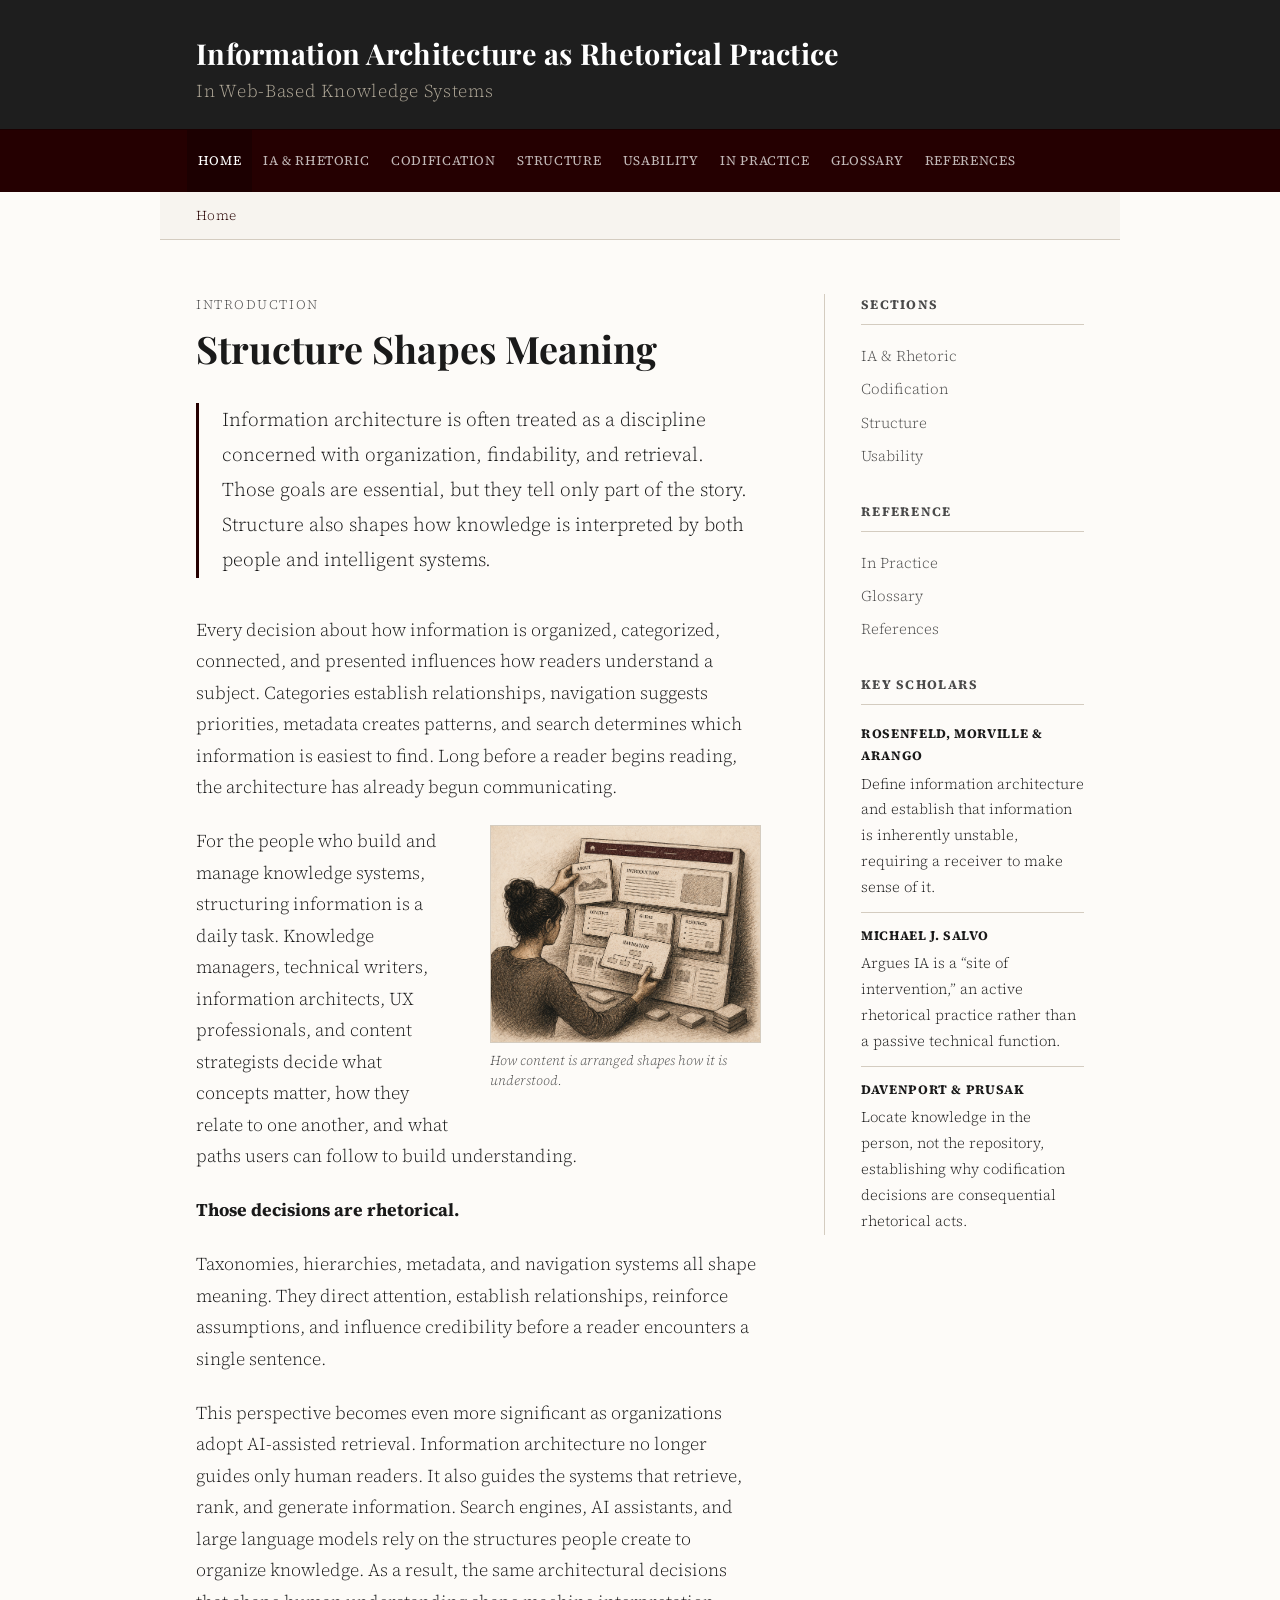
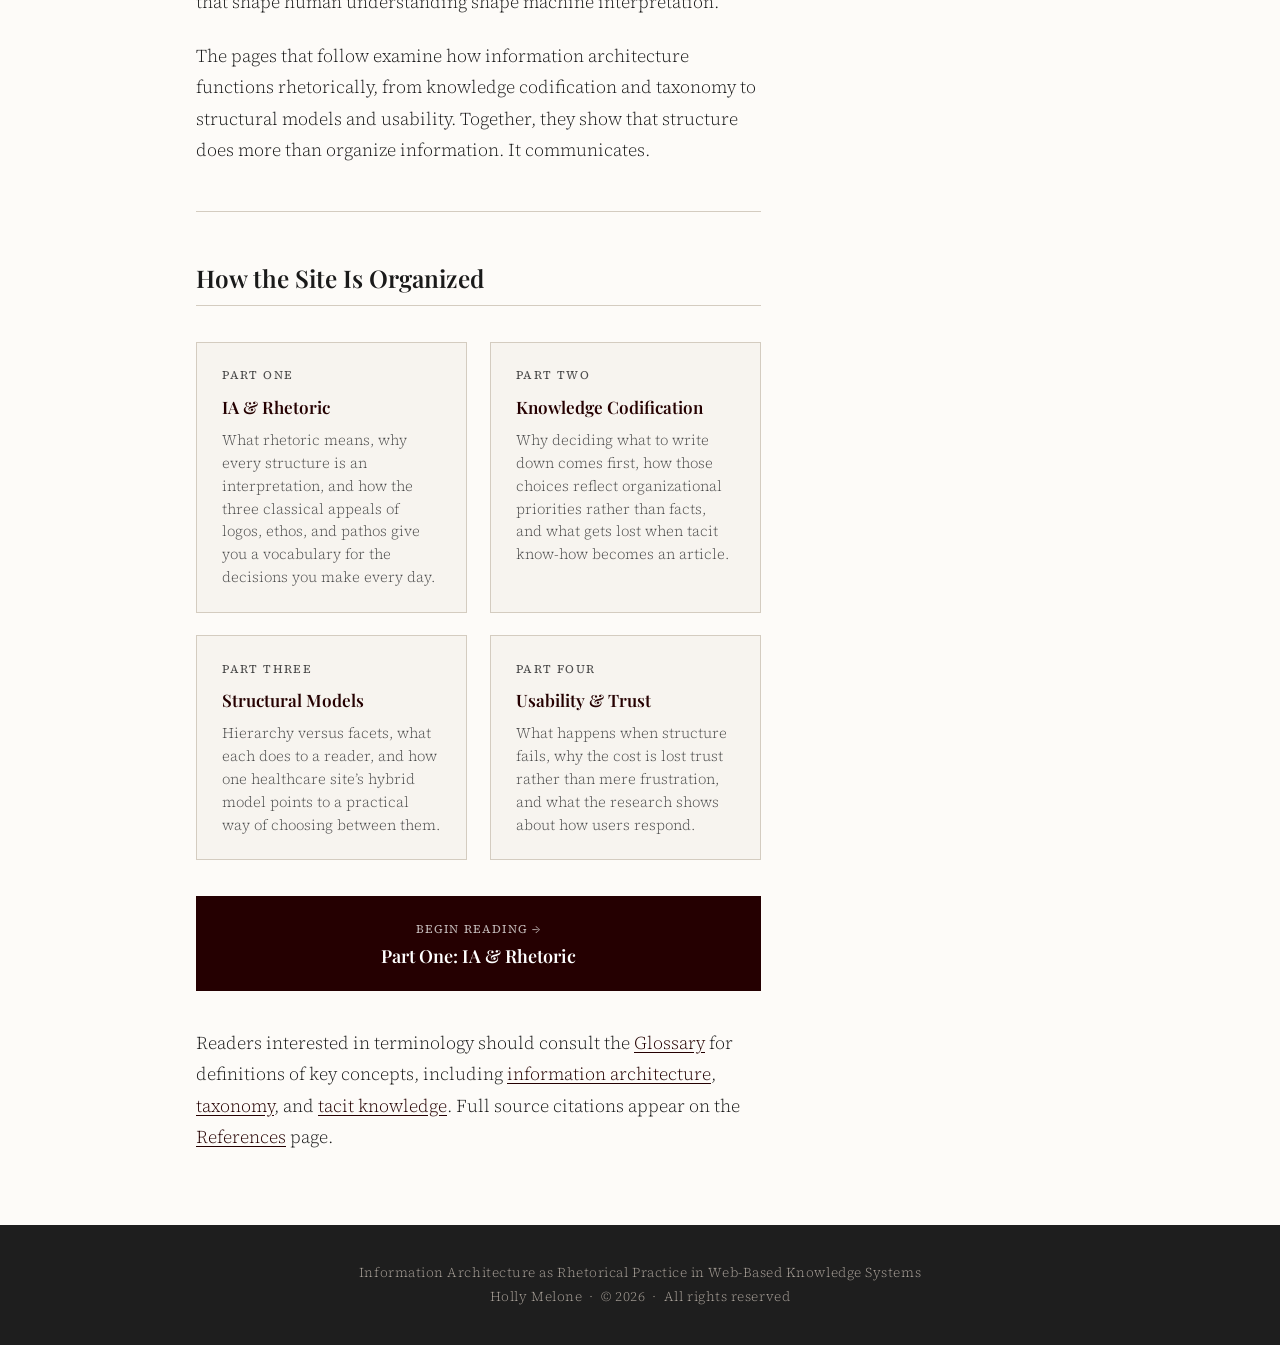
<file: index.html>
<!DOCTYPE html>
<html lang="en">
<head>
  <meta charset="UTF-8">
  <meta name="viewport" content="width=device-width, initial-scale=1.0">
  <meta name="description" content="An exploration of information architecture as rhetorical practice in web-based knowledge systems.">
  <meta name="author" content="Holly Melone">
  <meta name="copyright" content="© 2026. All rights reserved.">
  <meta name="keywords" content="information architecture, rhetoric, knowledge management, technical communication, web design">
  <title>Information Architecture as Rhetorical Practice</title>
  <link rel="stylesheet" href="style.css">
</head>
<body>
  <a class="skip-link" href="#main-content">Skip to main content</a>

  <header id="site-header">
    <div class="header-inner">
      <a class="site-title" href="index.html">Information Architecture as Rhetorical Practice</a>
      <p class="site-subtitle">In Web-Based Knowledge Systems</p>
    </div>
  </header>

  <nav id="main-nav" aria-label="Main navigation">
    <ul>
      <li><a href="index.html" class="active">Home</a></li>
      <li><a href="ia-and-rhetoric.html">IA &amp; Rhetoric</a></li>
      <li><a href="knowledge-codification.html">Codification</a></li>
      <li><a href="structural-models.html">Structure</a></li>
      <li><a href="usability-trust.html">Usability</a></li>
      <li><a href="ia-demo.html">In Practice</a></li>
      <li><a href="glossary.html">Glossary</a></li>
      <li><a href="works-cited.html">References</a></li>
    </ul>
  </nav>

  <nav class="breadcrumbs" aria-label="Breadcrumb">
    <span>Home</span>
  </nav>

  <div class="page-wrap">
    <main id="main-content">
      <p class="section-label">Introduction</p>
      <h1>Structure Shapes Meaning</h1>

      <p class="lede">Information architecture is often treated as a discipline concerned with organization, findability, and retrieval. Those goals are essential, but they tell only part of the story. Structure also shapes how knowledge is interpreted by both people and intelligent systems.</p>

      <p>Every decision about how information is organized, categorized, connected, and presented influences how readers understand a subject. Categories establish relationships, navigation suggests priorities, metadata creates patterns, and search determines which information is easiest to find. Long before a reader begins reading, the architecture has already begun communicating.</p>

      <figure class="float-right" style="width:48%; margin: 0 0 1.25rem 1.75rem;">
        <img src="images/shaping_info.png" alt="A person arranging labeled content cards onto a website wireframe board, illustrating information architecture as an active design practice" style="width:100%; height:auto; display:block;">
        <figcaption>How content is arranged shapes how it is understood.</figcaption>
      </figure>
      
      <p>For the people who build and manage knowledge systems, structuring information is a daily task. Knowledge managers, technical writers, information architects, UX professionals, and content strategists decide what concepts matter, how they relate to one another, and what paths users can follow to build understanding.</p>

      <p><strong>Those decisions are rhetorical.</strong></p>

      <p>Taxonomies, hierarchies, metadata, and navigation systems all shape meaning. They direct attention, establish relationships, reinforce assumptions, and influence credibility before a reader encounters a single sentence.</p>

      <p>This perspective becomes even more significant as organizations adopt AI-assisted retrieval. Information architecture no longer guides only human readers. It also guides the systems that retrieve, rank, and generate information. Search engines, AI assistants, and large language models rely on the structures people create to organize knowledge. As a result, the same architectural decisions that shape human understanding shape machine interpretation.</p>

      <p>The pages that follow examine how information architecture functions rhetorically, from knowledge codification and taxonomy to structural models and usability. Together, they show that structure does more than organize information. It communicates.</p>

      <hr class="rule">

      <h2>How the Site Is Organized</h2>

      <div class="topic-grid">
        <a class="topic-card" href="ia-and-rhetoric.html">
          <span class="topic-card-num">Part One</span>
          <h3>IA &amp; Rhetoric</h3>
          <p>What rhetoric means, why every structure is an interpretation, and how the three classical appeals of logos, ethos, and pathos give you a vocabulary for the decisions you make every day.</p>
        </a>
        <a class="topic-card" href="knowledge-codification.html">
          <span class="topic-card-num">Part Two</span>
          <h3>Knowledge Codification</h3>
          <p>Why deciding what to write down comes first, how those choices reflect organizational priorities rather than facts, and what gets lost when tacit know-how becomes an article.</p>
        </a>
        <a class="topic-card" href="structural-models.html">
          <span class="topic-card-num">Part Three</span>
          <h3>Structural Models</h3>
          <p>Hierarchy versus facets, what each does to a reader, and how one healthcare site&rsquo;s hybrid model points to a practical way of choosing between them.</p>
        </a>
        <a class="topic-card" href="usability-trust.html">
          <span class="topic-card-num">Part Four</span>
          <h3>Usability &amp; Trust</h3>
          <p>What happens when structure fails, why the cost is lost trust rather than mere frustration, and what the research shows about how users respond.</p>
        </a>
      </div>

      <p class="start-cta">
        <a href="ia-and-rhetoric.html">
          <span class="cta-direction">Begin Reading &rarr;</span>
          <span class="cta-title">Part One: IA &amp; Rhetoric</span>
        </a>
      </p>

      <p>Readers interested in terminology should consult the <a href="glossary.html">Glossary</a> for definitions of key concepts, including <a href="glossary.html#information-architecture">information architecture</a>, <a href="glossary.html#taxonomy">taxonomy</a>, and <a href="glossary.html#tacit-knowledge">tacit knowledge</a>. Full source citations appear on the <a href="works-cited.html">References</a> page.</p>
    </main>

    <aside class="sidebar" aria-label="Site sidebar">
      <h4>Sections</h4>
      <ul>
        <li><a href="ia-and-rhetoric.html">IA &amp; Rhetoric</a></li>
        <li><a href="knowledge-codification.html">Codification</a></li>
        <li><a href="structural-models.html">Structure</a></li>
        <li><a href="usability-trust.html">Usability</a></li>
      </ul>

      <h4>Reference</h4>
      <ul>
        <li><a href="ia-demo.html">In Practice</a></li>
      <li><a href="glossary.html">Glossary</a></li>
        <li><a href="works-cited.html">References</a></li>
      </ul>

      <h4>Key Scholars</h4>
      <div class="key-term-ref">
        <strong>Rosenfeld, Morville &amp; Arango</strong>
        Define information architecture and establish that information is inherently unstable, requiring a receiver to make sense of it.
      </div>
      <div class="key-term-ref">
        <strong>Michael J. Salvo</strong>
        Argues IA is a &ldquo;site of intervention,&rdquo; an active rhetorical practice rather than a passive technical function.
      </div>
      <div class="key-term-ref">
        <strong>Davenport &amp; Prusak</strong>
        Locate knowledge in the person, not the repository, establishing why codification decisions are consequential rhetorical acts.
      </div>
    </aside>
  </div>

  <footer>
    <p>Information Architecture as Rhetorical Practice in Web-Based Knowledge Systems</p>
    <p>Holly Melone &nbsp;·&nbsp; © 2026 &nbsp;·&nbsp; All rights reserved</p>
  </footer>

</body>
</html>
</file>
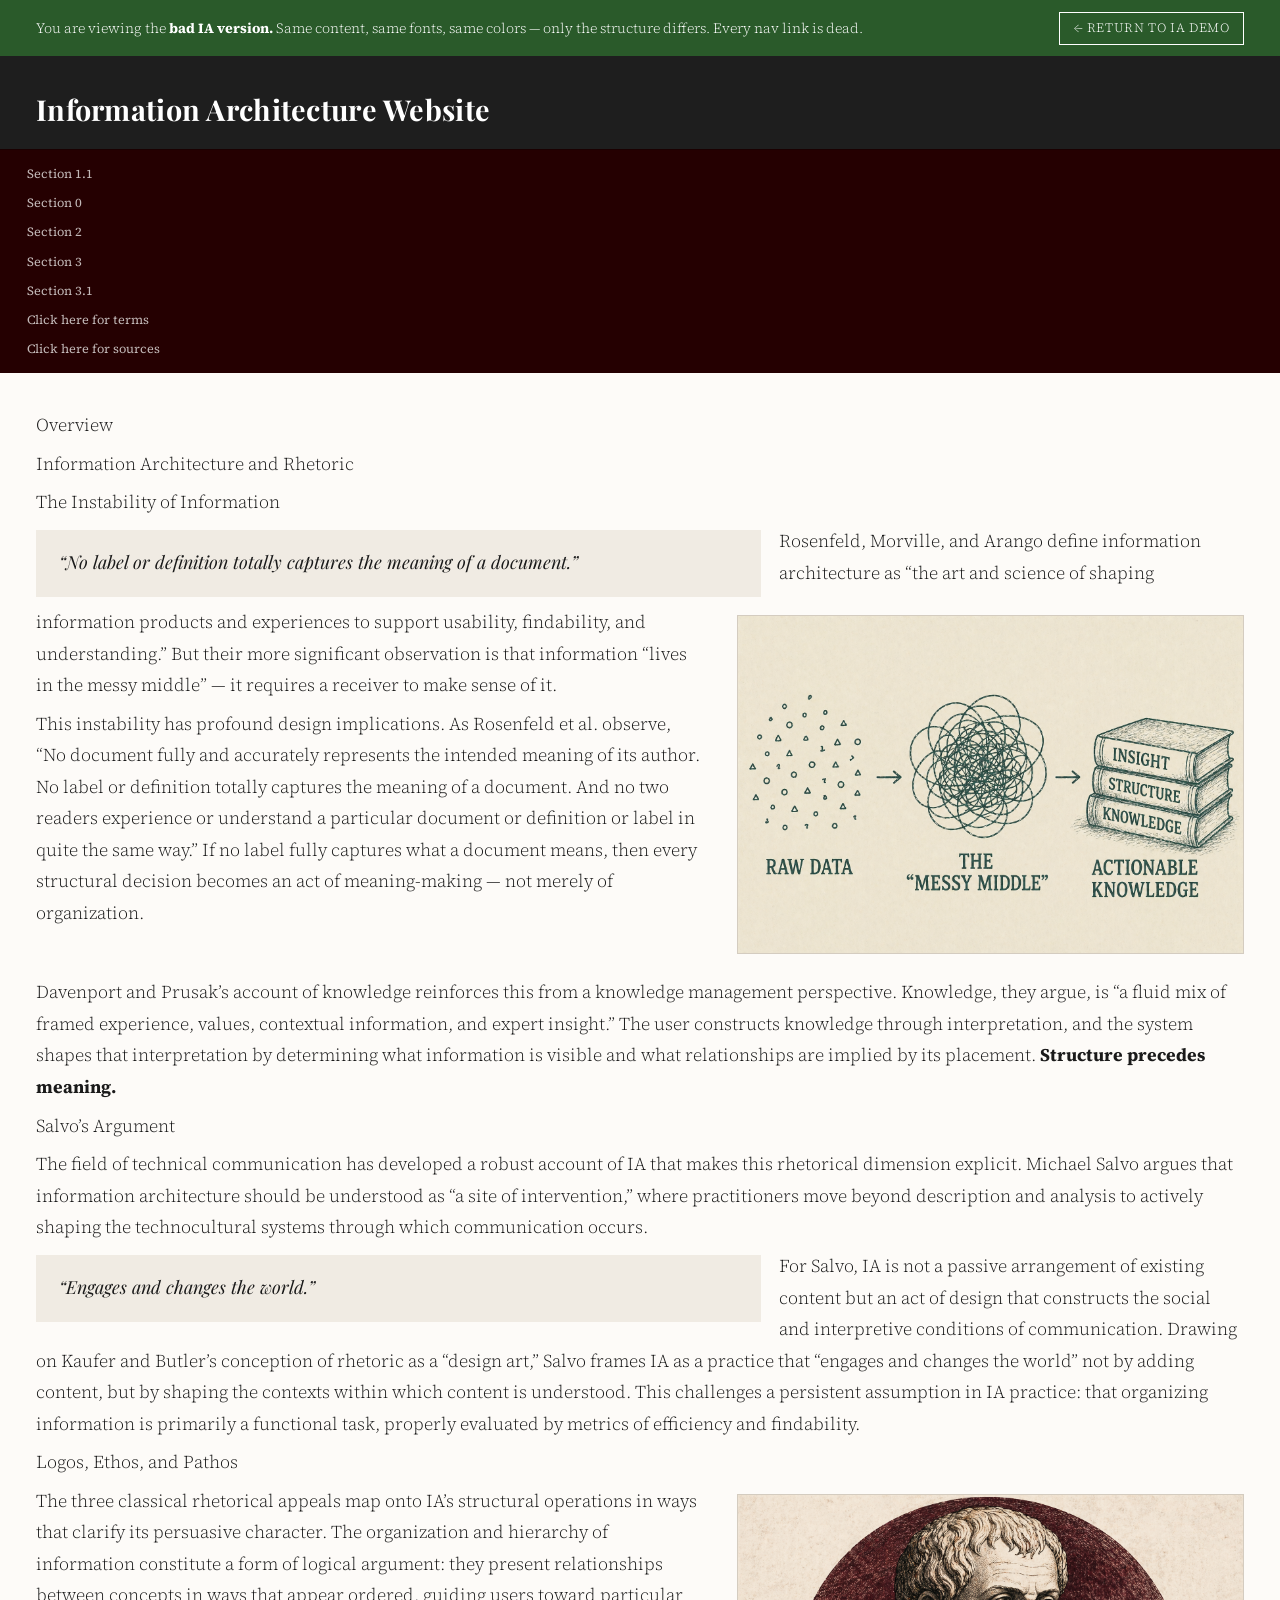
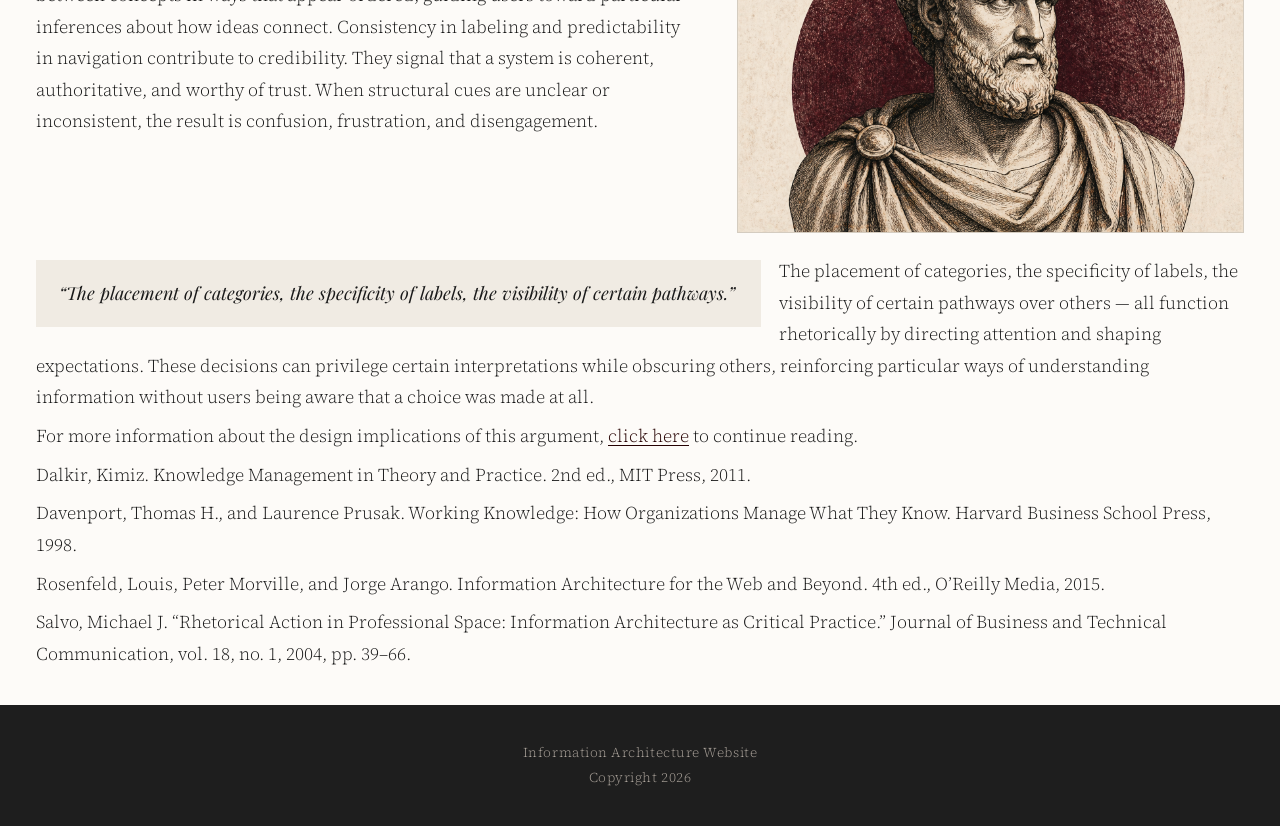
<file: bad-ia.html>
<!DOCTYPE html>
<html lang="en">
<head>
  <meta charset="UTF-8">
  <meta name="viewport" content="width=device-width, initial-scale=1.0">
  <title>Bad IA Demo &mdash; Information Architecture as Rhetorical Practice</title>
  <link rel="stylesheet" href="style.css">
  <style>
    /* ── Deliberate badness on top of the shared stylesheet ──
       The intent of this page is: same fonts, same color palette
       as the good site — only the structural decisions differ.
       Each override below corresponds to a finding in the research.
    */

    /* Flatten heading hierarchy completely:
       H1, H2, H3 are visually indistinguishable from paragraph text.
       The semantic markup remains (assistive tech still gets it),
       but sighted readers cannot see the document's argument structure
       at a glance — they have to read every line to find out where one
       section ends and the next begins. */
    main h1, main h2, main h3 {
      font-size: 1rem;
      font-weight: 300;
      font-family: var(--font-body);
      font-style: normal;
      color: var(--ink);
      border: none;
      padding: 0;
      margin: 0 0 0.4rem 0;
      line-height: 1.75;
    }

    /* Wall of text: tighten paragraph spacing so content runs together.
       No visual chunking means readers cannot scan or locate sections. */
    main p {
      margin-bottom: 0.4rem;
    }

    /* Break pull quotes: float the wrong direction, no attribution treatment,
       appear before the text they relate to. */
    main .pull-quote {
      float: left;
      width: 60%;
      margin: 0.25rem 1rem 0.5rem 0;
      border-left: none;
      background: var(--pull-bg);
      font-style: italic;
    }

    /* Break citations: no hanging indents, no section break,
       blend into body text as if they're part of the prose. */
    main .citation {
      padding-left: 0;
      text-indent: 0;
      margin: 0 0 0.4rem 0;
      font-size: 1rem;
      font-family: var(--font-body);
    }

    /* Override the site-wide header/nav max-width so they too stretch
       edge-to-edge. The whole page commits to the absent measure. */
    .header-inner,
    #main-nav ul {
      max-width: none;
    }

    /* Break the nav: vertical stack, meaningless labels, dead links.
       The nav looks navigable but goes nowhere — the user clicks "Section 0"
       expecting content and gets nothing. */
    #main-nav ul {
      flex-direction: column;
      padding: 0.5rem 1.5rem;
    }

    #main-nav ul li a {
      padding: 0.2rem 0;
      font-size: 0.7rem;
      text-transform: none;
      letter-spacing: 0;
    }

    /* Banner at top to signal demo context */
    .demo-banner {
      background: #2a5a2a;
      color: #fff;
      padding: 0.65rem 2rem;
      font-family: var(--font-body);
      font-size: 0.78rem;
      display: flex;
      align-items: center;
      justify-content: space-between;
      flex-wrap: wrap;
      gap: 0.75rem;
    }

    .demo-banner a {
      color: #fff;
      border: 1px solid #fff;
      padding: 0.25rem 0.75rem;
      text-decoration: none;
      font-size: 0.7rem;
      letter-spacing: 0.05em;
      text-transform: uppercase;
    }

    .demo-banner a:hover { background: rgba(255,255,255,0.15); }

    /* No max-width: lines stretch edge-to-edge of the viewport.
       At any modern desktop width this pushes the measure well past
       the 45–75 character optimum, slowing return-sweep and dropping
       comprehension. The reader's eye loses its place between lines. */
    .bad-body {
      max-width: none;
      margin: 0;
      padding: 2rem;
    }
  </style>
</head>
<body>
  <a class="skip-link" href="#main-content">Skip to main content</a>

  <div class="demo-banner">
    <span>You are viewing the <strong>bad IA version.</strong> Same content, same fonts, same colors &mdash; only the structure differs. Every nav link is dead.</span>
    <a href="ia-demo.html">&larr; Return to IA Demo</a>
  </div>

  <header id="site-header">
    <div class="header-inner">
      <a class="site-title" href="#">Information Architecture Website</a>
    </div>
  </header>

  <nav id="main-nav" aria-label="Main navigation">
    <ul>
      <li><a href="#">Section 1.1</a></li>
      <li><a href="#">Section 0</a></li>
      <li><a href="#">Section 2</a></li>
      <li><a href="#">Section 3</a></li>
      <li><a href="#">Section 3.1</a></li>
      <li><a href="#">Click here for terms</a></li>
      <li><a href="#">Click here for sources</a></li>
    </ul>
  </nav>

  <div class="bad-body">
    <main id="main-content">

      <h1>Overview</h1>
      <h2>Information Architecture and Rhetoric</h2>
      <h3>The Instability of Information</h3>

      <div class="pull-quote">
        &ldquo;No label or definition totally captures the meaning of a document.&rdquo;
      </div>

      <div class="clearfix">
        <figure class="float-right">
          <img src="images/information.png" alt="Diagram showing raw data passing through the messy middle to become actionable knowledge — insight, structure, and understanding">
        </figure>

        <p>Rosenfeld, Morville, and Arango define information architecture as &ldquo;the art and science of shaping information products and experiences to support usability, findability, and understanding.&rdquo; But their more significant observation is that information &ldquo;lives in the messy middle&rdquo; &mdash; it requires a receiver to make sense of it.</p>

        This instability has profound design implications. As Rosenfeld et al. observe, &ldquo;No document fully and accurately represents the intended meaning of its author. No label or definition totally captures the meaning of a document. And no two readers experience or understand a particular document or definition or label in quite the same way.&rdquo; If no label fully captures what a document means, then every structural decision becomes an act of meaning-making &mdash; not merely of organization.</p>
      </div>

      Davenport and Prusak&rsquo;s account of knowledge reinforces this from a knowledge management perspective. Knowledge, they argue, is &ldquo;a fluid mix of framed experience, values, contextual information, and expert insight.&rdquo; The user constructs knowledge through interpretation, and the system shapes that interpretation by determining what information is visible and what relationships are implied by its placement. <strong>Structure precedes meaning.</strong></p>

      <h2>Salvo&rsquo;s Argument</h2>

      The field of technical communication has developed a robust account of IA that makes this rhetorical dimension explicit. Michael Salvo argues that information architecture should be understood as &ldquo;a site of intervention,&rdquo; where practitioners move beyond description and analysis to actively shaping the technocultural systems through which communication occurs.</p>

      <div class="pull-quote">
        &ldquo;Engages and changes the world.&rdquo;
      </div>

      <p>For Salvo, IA is not a passive arrangement of existing content but an act of design that constructs the social and interpretive conditions of communication. Drawing on Kaufer and Butler&rsquo;s conception of rhetoric as a &ldquo;design art,&rdquo; Salvo frames IA as a practice that &ldquo;engages and changes the world&rdquo; not by adding content, but by shaping the contexts within which content is understood. This challenges a persistent assumption in IA practice: that organizing information is primarily a functional task, properly evaluated by metrics of efficiency and findability.</p>

      <h2>Logos, Ethos, and Pathos</h2>

      <div class="clearfix">
        <figure class="float-right">
          <img src="images/aristotle.png" alt="Aristotle">
        </figure>

        The three classical rhetorical appeals map onto IA&rsquo;s structural operations in ways that clarify its persuasive character. The organization and hierarchy of information constitute a form of logical argument: they present relationships between concepts in ways that appear ordered, guiding users toward particular inferences about how ideas connect. Consistency in labeling and predictability in navigation contribute to credibility. They signal that a system is coherent, authoritative, and worthy of trust. When structural cues are unclear or inconsistent, the result is confusion, frustration, and disengagement.</p>
      </div>

      <div class="pull-quote">
        &ldquo;The placement of categories, the specificity of labels, the visibility of certain pathways.&rdquo;
      </div>

      <p>The placement of categories, the specificity of labels, the visibility of certain pathways over others &mdash; all function rhetorically by directing attention and shaping expectations. These decisions can privilege certain interpretations while obscuring others, reinforcing particular ways of understanding information without users being aware that a choice was made at all.</p>

      <p>For more information about the design implications of this argument, <a href="#">click here</a> to continue reading.</p>

      Dalkir, Kimiz. Knowledge Management in Theory and Practice. 2nd ed., MIT Press, 2011.</p>
      Davenport, Thomas H., and Laurence Prusak. Working Knowledge: How Organizations Manage What They Know. Harvard Business School Press, 1998.</p>
      Rosenfeld, Louis, Peter Morville, and Jorge Arango. Information Architecture for the Web and Beyond. 4th ed., O&rsquo;Reilly Media, 2015.</p>
      Salvo, Michael J. &ldquo;Rhetorical Action in Professional Space: Information Architecture as Critical Practice.&rdquo; Journal of Business and Technical Communication, vol. 18, no. 1, 2004, pp. 39&ndash;66.</p>

    </main>
  </div>

  <footer>
    <p>Information Architecture Website</p>
    <p>Copyright 2026</p>
  </footer>

</body>
</html>
</file>
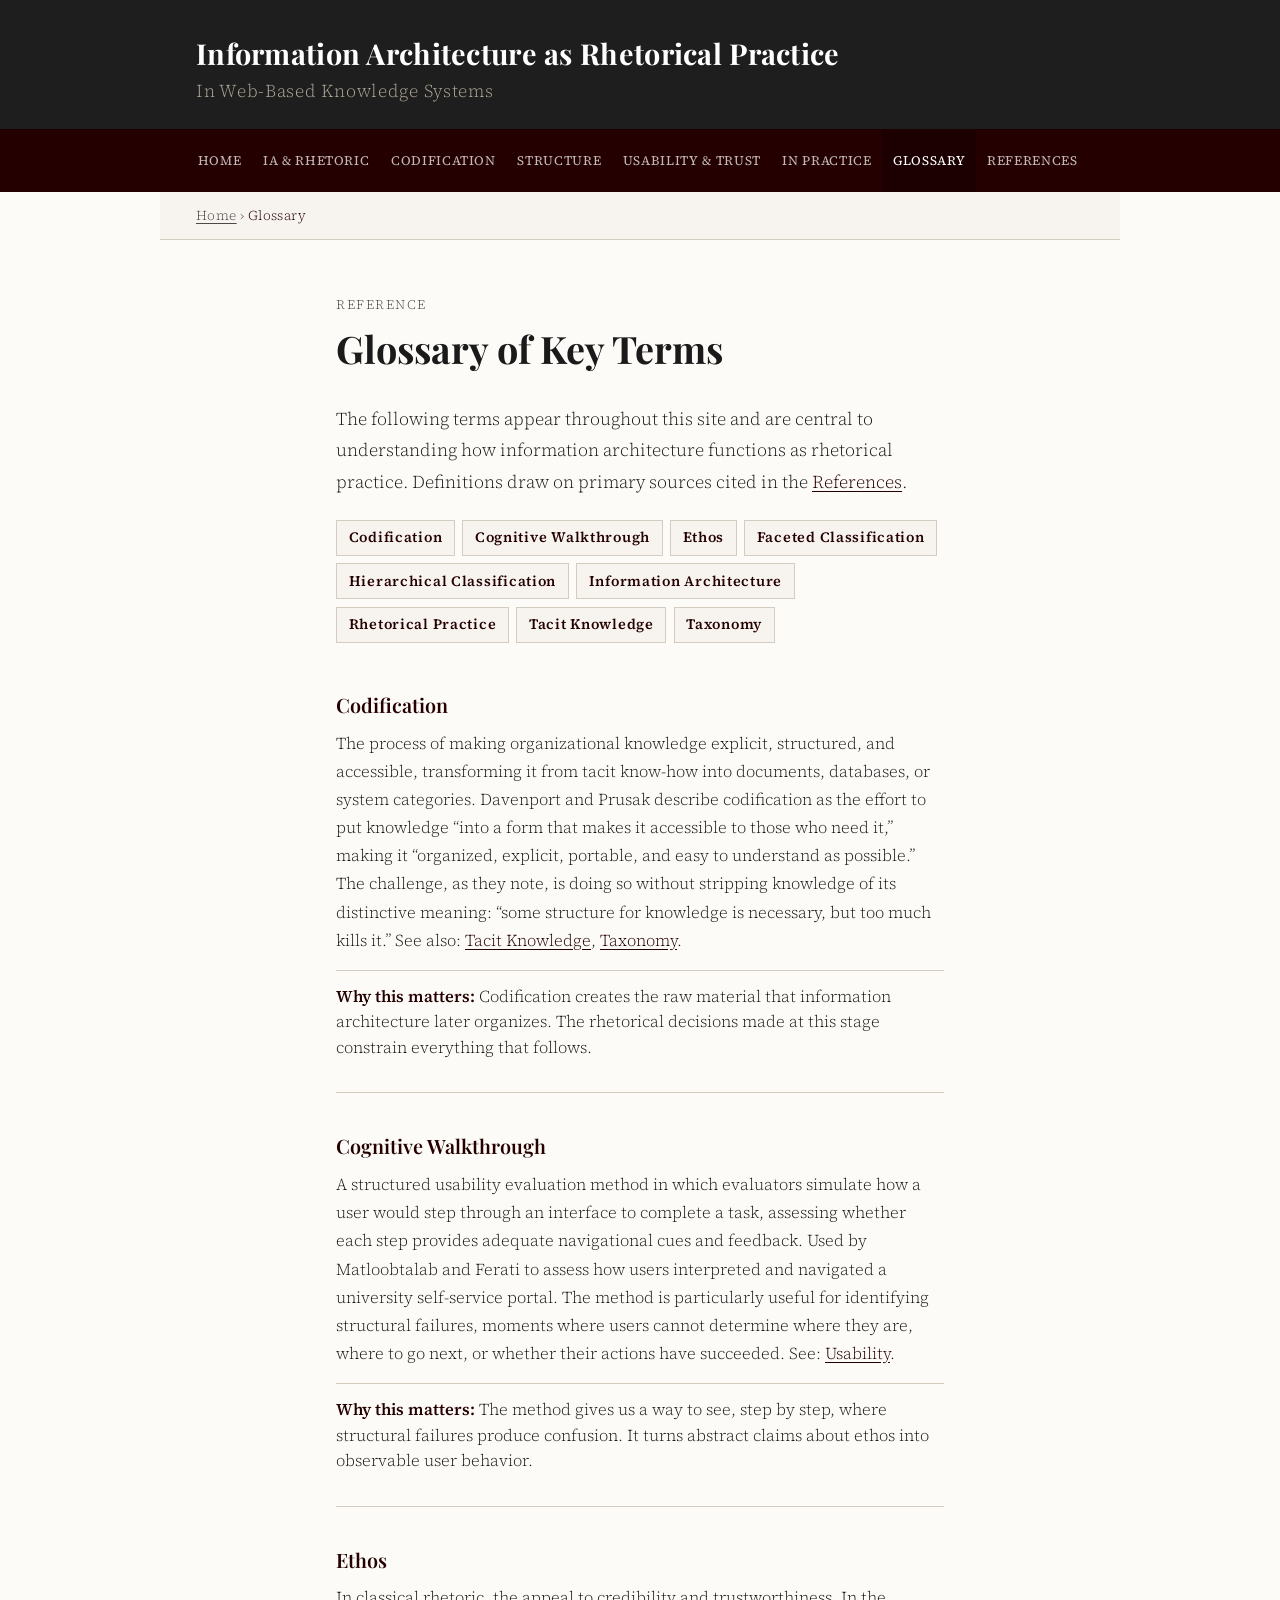
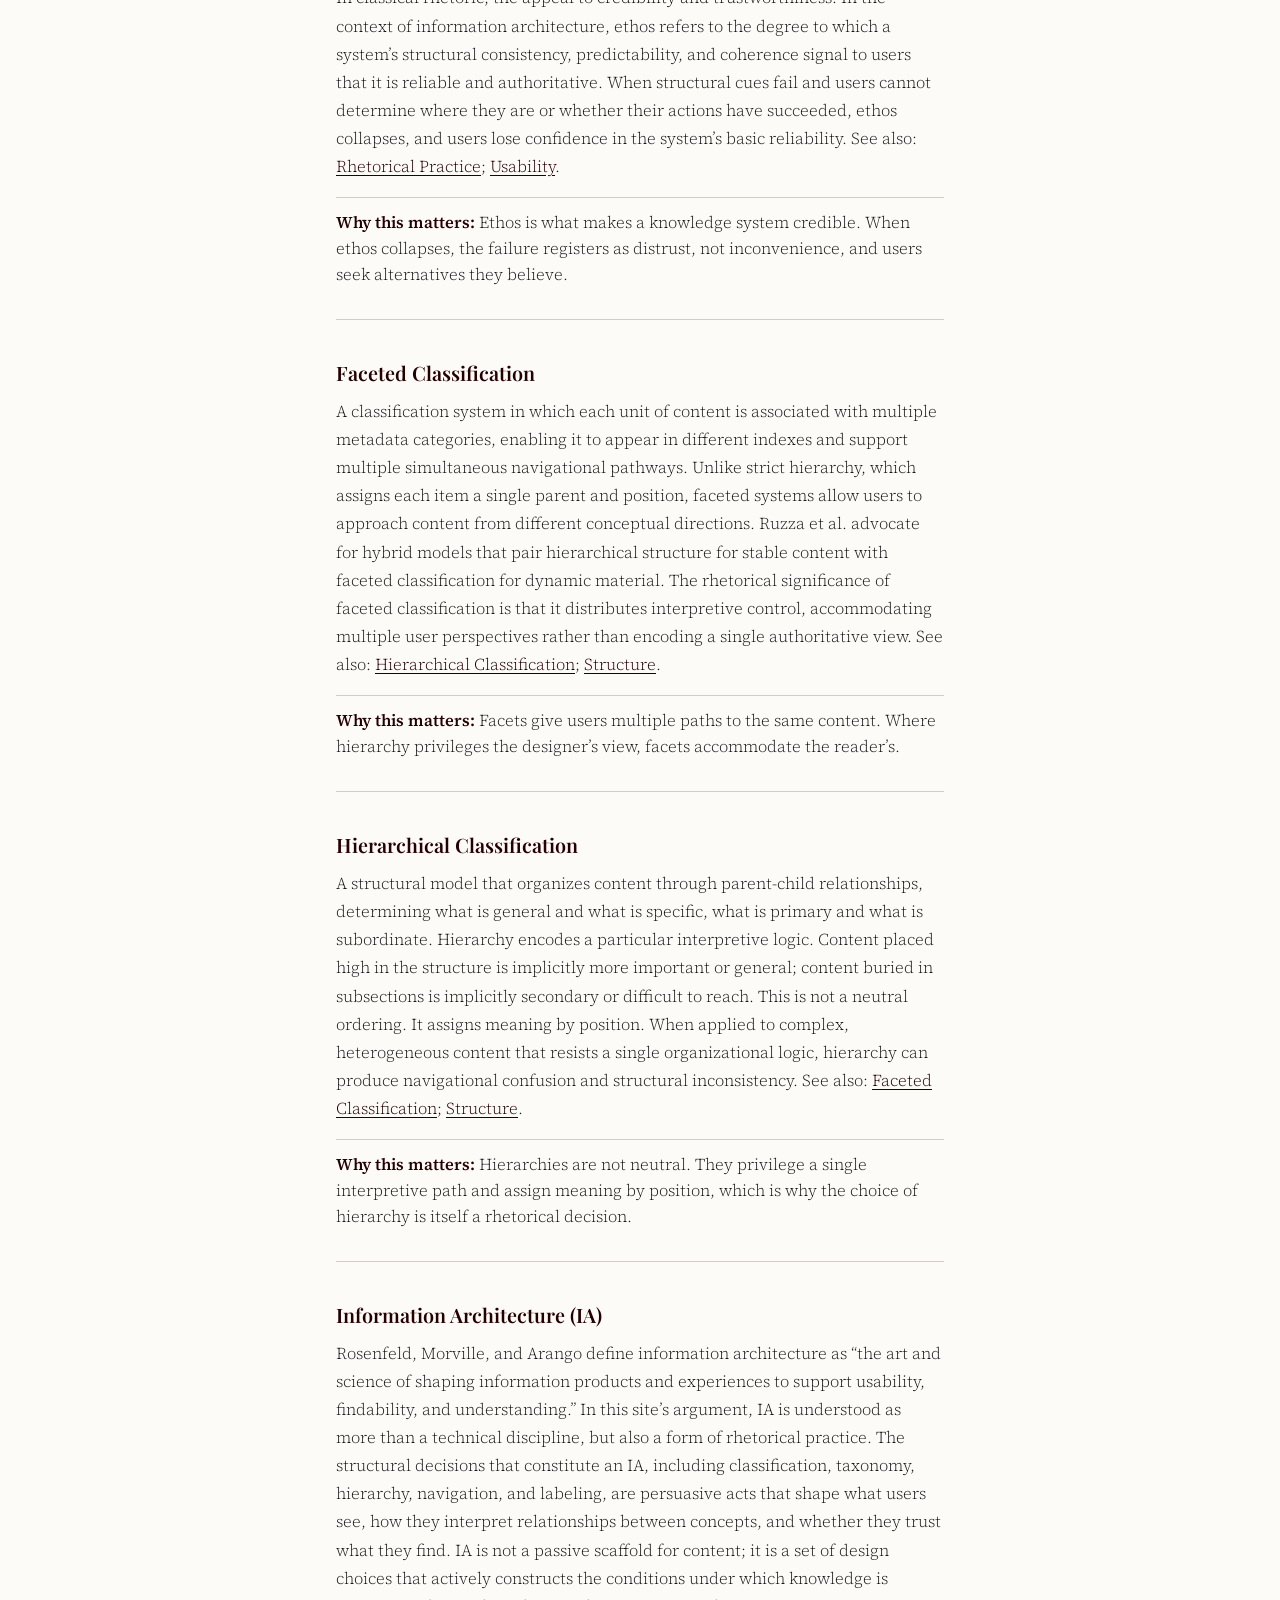
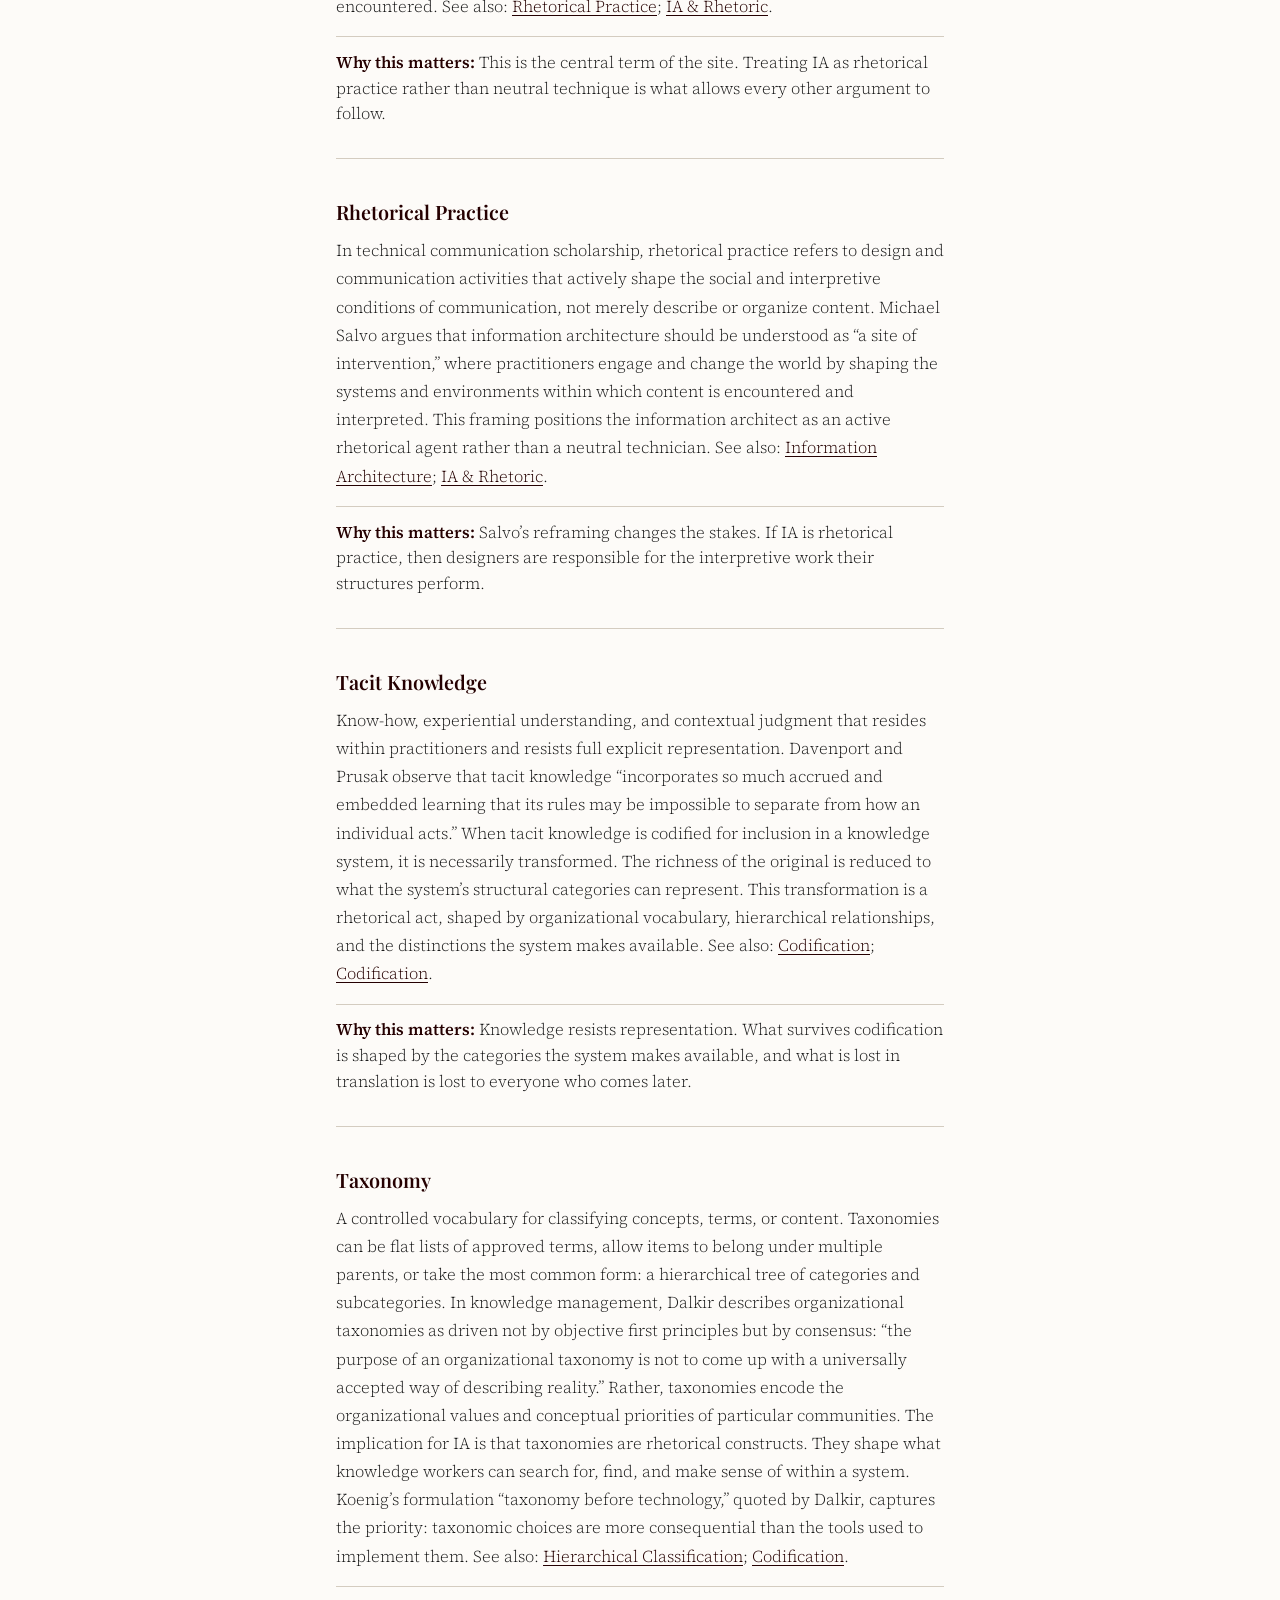
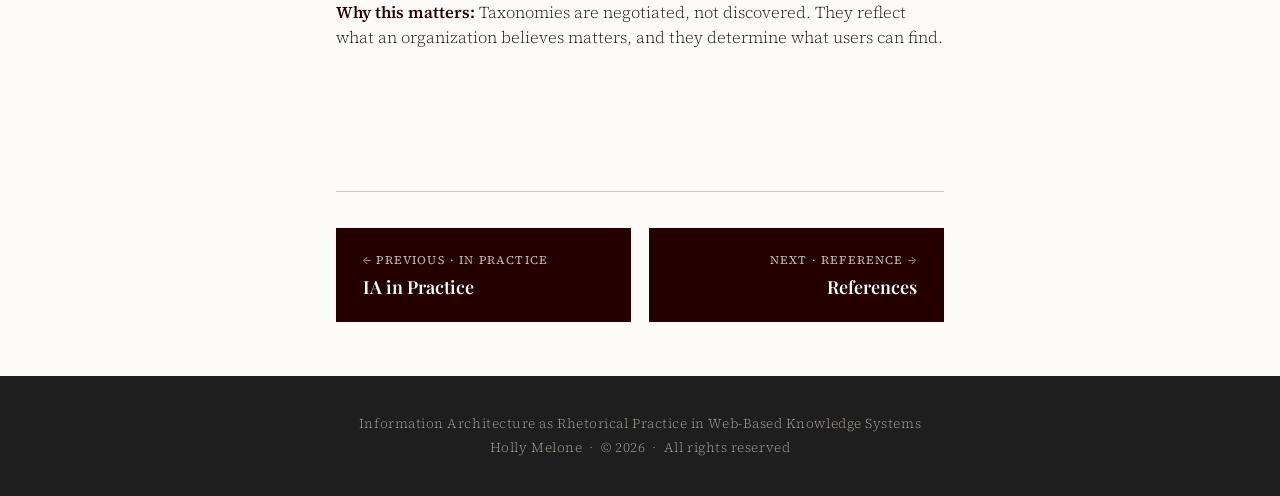
<file: glossary (1).html>
<!DOCTYPE html>
<html lang="en">
<head>
  <meta charset="UTF-8">
  <meta name="viewport" content="width=device-width, initial-scale=1.0">
  <meta name="description" content="Glossary of key terms in information architecture, rhetoric, and knowledge management.">
  <meta name="author" content="Holly Melone">
  <meta name="copyright" content="© 2026. All rights reserved.">
  <title>Glossary — Information Architecture as Rhetorical Practice</title>
  <link rel="stylesheet" href="style.css">
  <style>
    .glossary-index {
      display: flex;
      flex-wrap: wrap;
      gap: 0.4rem;
      margin-bottom: 2.5rem;
    }
    .glossary-index a {
      font-family: var(--font-body);
      font-size: 0.8rem;
      font-weight: 600;
      letter-spacing: 0.05em;
      color: var(--accent);
      border: 1px solid var(--border-fine);
      padding: 0.25rem 0.65rem;
      text-decoration: none;
      background: var(--cream);
    }
    .glossary-index a:hover {
      background: var(--accent);
      color: #fff;
      border-color: var(--accent);
    }
  </style>
</head>
<body>
  <a class="skip-link" href="#main-content">Skip to main content</a>

  <header id="site-header">
    <div class="header-inner">
      <a class="site-title" href="index.html">Information Architecture as Rhetorical Practice</a>
      <p class="site-subtitle">In Web-Based Knowledge Systems</p>
    </div>
  </header>

  <nav id="main-nav" aria-label="Main navigation">
    <ul>
      <li><a href="index.html">Home</a></li>
      <li><a href="ia-and-rhetoric.html">IA &amp; Rhetoric</a></li>
      <li><a href="knowledge-codification.html">Codification</a></li>
      <li><a href="structural-models.html">Structure</a></li>
      <li><a href="usability-trust.html" >Usability &amp; Trust</a></li>
      <li><a href="ia-demo.html">In Practice</a></li>
      <li><a href="glossary.html"class="active">Glossary</a></li>
      <li><a href="works-cited.html">References</a></li>
    </ul>
  </nav>

  <nav class="breadcrumbs" aria-label="Breadcrumb">
    <a href="index.html">Home</a> &rsaquo; <span>Glossary</span>
  </nav>

  <div class="page-wrap full-width">
    <main id="main-content">
      <p class="section-label">Reference</p>
      <h1>Glossary of Key Terms</h1>

      <p>The following terms appear throughout this site and are central to understanding how information architecture functions as rhetorical practice. Definitions draw on primary sources cited in the <a href="works-cited.html">References</a>.</p>

      <nav class="glossary-index" aria-label="Jump to term">
        <a href="#codification">Codification</a>
        <a href="#cognitive-walkthrough">Cognitive Walkthrough</a>
        <a href="#ethos">Ethos</a>
        <a href="#faceted-classification">Faceted Classification</a>
        <a href="#hierarchical-classification">Hierarchical Classification</a>
        <a href="#information-architecture">Information Architecture</a>
        <a href="#rhetorical-practice">Rhetorical Practice</a>
        <a href="#tacit-knowledge">Tacit Knowledge</a>
        <a href="#taxonomy">Taxonomy</a>
      </nav>

      <dl>

        <div class="glossary-entry" id="codification">
          <dt>Codification</dt>
          <dd>The process of making organizational knowledge explicit, structured, and accessible, transforming it from tacit know-how into documents, databases, or system categories. Davenport and Prusak describe codification as the effort to put knowledge &ldquo;into a form that makes it accessible to those who need it,&rdquo; making it &ldquo;organized, explicit, portable, and easy to understand as possible.&rdquo; The challenge, as they note, is doing so without stripping knowledge of its distinctive meaning: &ldquo;some structure for knowledge is necessary, but too much kills it.&rdquo; See also: <a href="#tacit-knowledge">Tacit Knowledge</a>, <a href="#taxonomy">Taxonomy</a>.
            <p class="why-matters"><strong>Why this matters:</strong> Codification creates the raw material that information architecture later organizes. The rhetorical decisions made at this stage constrain everything that follows.</p>
          </dd>
        </div>

        <div class="glossary-entry" id="cognitive-walkthrough">
          <dt>Cognitive Walkthrough</dt>
          <dd>A structured usability evaluation method in which evaluators simulate how a user would step through an interface to complete a task, assessing whether each step provides adequate navigational cues and feedback. Used by Matloobtalab and Ferati to assess how users interpreted and navigated a university self-service portal. The method is particularly useful for identifying structural failures, moments where users cannot determine where they are, where to go next, or whether their actions have succeeded. See: <a href="usability-trust.html">Usability</a>.
            <p class="why-matters"><strong>Why this matters:</strong> The method gives us a way to see, step by step, where structural failures produce confusion. It turns abstract claims about ethos into observable user behavior.</p>
          </dd>
        </div>

        <div class="glossary-entry" id="ethos">
          <dt>Ethos</dt>
          <dd>In classical rhetoric, the appeal to credibility and trustworthiness. In the context of information architecture, ethos refers to the degree to which a system&rsquo;s structural consistency, predictability, and coherence signal to users that it is reliable and authoritative. When structural cues fail and users cannot determine where they are or whether their actions have succeeded, ethos collapses, and users lose confidence in the system&rsquo;s basic reliability. See also: <a href="#rhetorical-practice">Rhetorical Practice</a>; <a href="usability-trust.html">Usability</a>.
            <p class="why-matters"><strong>Why this matters:</strong> Ethos is what makes a knowledge system credible. When ethos collapses, the failure registers as distrust, not inconvenience, and users seek alternatives they believe.</p>
          </dd>
        </div>

        <div class="glossary-entry" id="faceted-classification">
          <dt>Faceted Classification</dt>
          <dd>A classification system in which each unit of content is associated with multiple metadata categories, enabling it to appear in different indexes and support multiple simultaneous navigational pathways. Unlike strict hierarchy, which assigns each item a single parent and position, faceted systems allow users to approach content from different conceptual directions. Ruzza et al. advocate for hybrid models that pair hierarchical structure for stable content with faceted classification for dynamic material. The rhetorical significance of faceted classification is that it distributes interpretive control, accommodating multiple user perspectives rather than encoding a single authoritative view. See also: <a href="#hierarchical-classification">Hierarchical Classification</a>; <a href="structural-models.html">Structure</a>.
            <p class="why-matters"><strong>Why this matters:</strong> Facets give users multiple paths to the same content. Where hierarchy privileges the designer&rsquo;s view, facets accommodate the reader&rsquo;s.</p>
          </dd>
        </div>

        <div class="glossary-entry" id="hierarchical-classification">
          <dt>Hierarchical Classification</dt>
          <dd>A structural model that organizes content through parent-child relationships, determining what is general and what is specific, what is primary and what is subordinate. Hierarchy encodes a particular interpretive logic. Content placed high in the structure is implicitly more important or general; content buried in subsections is implicitly secondary or difficult to reach. This is not a neutral ordering. It assigns meaning by position. When applied to complex, heterogeneous content that resists a single organizational logic, hierarchy can produce navigational confusion and structural inconsistency. See also: <a href="#faceted-classification">Faceted Classification</a>; <a href="structural-models.html">Structure</a>.
            <p class="why-matters"><strong>Why this matters:</strong> Hierarchies are not neutral. They privilege a single interpretive path and assign meaning by position, which is why the choice of hierarchy is itself a rhetorical decision.</p>
          </dd>
        </div>

        <div class="glossary-entry" id="information-architecture">
          <dt>Information Architecture (IA)</dt>
          <dd>Rosenfeld, Morville, and Arango define information architecture as &ldquo;the art and science of shaping information products and experiences to support usability, findability, and understanding.&rdquo; In this site&rsquo;s argument, IA is understood as more than a technical discipline, but also a form of rhetorical practice. The structural decisions that constitute an IA, including classification, taxonomy, hierarchy, navigation, and labeling, are persuasive acts that shape what users see, how they interpret relationships between concepts, and whether they trust what they find. IA is not a passive scaffold for content; it is a set of design choices that actively constructs the conditions under which knowledge is encountered. See also: <a href="#rhetorical-practice">Rhetorical Practice</a>; <a href="ia-and-rhetoric.html">IA &amp; Rhetoric</a>.
            <p class="why-matters"><strong>Why this matters:</strong> This is the central term of the site. Treating IA as rhetorical practice rather than neutral technique is what allows every other argument to follow.</p>
          </dd>
        </div>

        <div class="glossary-entry" id="rhetorical-practice">
          <dt>Rhetorical Practice</dt>
          <dd>In technical communication scholarship, rhetorical practice refers to design and communication activities that actively shape the social and interpretive conditions of communication, not merely describe or organize content. Michael Salvo argues that information architecture should be understood as &ldquo;a site of intervention,&rdquo; where practitioners engage and change the world by shaping the systems and environments within which content is encountered and interpreted. This framing positions the information architect as an active rhetorical agent rather than a neutral technician. See also: <a href="#information-architecture">Information Architecture</a>; <a href="ia-and-rhetoric.html">IA &amp; Rhetoric</a>.
            <p class="why-matters"><strong>Why this matters:</strong> Salvo&rsquo;s reframing changes the stakes. If IA is rhetorical practice, then designers are responsible for the interpretive work their structures perform.</p>
          </dd>
        </div>

        <div class="glossary-entry" id="tacit-knowledge">
          <dt>Tacit Knowledge</dt>
          <dd>Know-how, experiential understanding, and contextual judgment that resides within practitioners and resists full explicit representation. Davenport and Prusak observe that tacit knowledge &ldquo;incorporates so much accrued and embedded learning that its rules may be impossible to separate from how an individual acts.&rdquo; When tacit knowledge is codified for inclusion in a knowledge system, it is necessarily transformed. The richness of the original is reduced to what the system&rsquo;s structural categories can represent. This transformation is a rhetorical act, shaped by organizational vocabulary, hierarchical relationships, and the distinctions the system makes available. See also: <a href="#codification">Codification</a>; <a href="knowledge-codification.html">Codification</a>.
            <p class="why-matters"><strong>Why this matters:</strong> Knowledge resists representation. What survives codification is shaped by the categories the system makes available, and what is lost in translation is lost to everyone who comes later.</p>
          </dd>
        </div>

        <div class="glossary-entry" id="taxonomy">
          <dt>Taxonomy</dt>
          <dd>A controlled vocabulary for classifying concepts, terms, or content. Taxonomies can be flat lists of approved terms, allow items to belong under multiple parents, or take the most common form: a hierarchical tree of categories and subcategories. In knowledge management, Dalkir describes organizational taxonomies as driven not by objective first principles but by consensus: &ldquo;the purpose of an organizational taxonomy is not to come up with a universally accepted way of describing reality.&rdquo; Rather, taxonomies encode the organizational values and conceptual priorities of particular communities. The implication for IA is that taxonomies are rhetorical constructs. They shape what knowledge workers can search for, find, and make sense of within a system. Koenig&rsquo;s formulation &ldquo;taxonomy before technology,&rdquo; quoted by Dalkir, captures the priority: taxonomic choices are more consequential than the tools used to implement them. See also: <a href="#hierarchical-classification">Hierarchical Classification</a>; <a href="knowledge-codification.html">Codification</a>.
            <p class="why-matters"><strong>Why this matters:</strong> Taxonomies are negotiated, not discovered. They reflect what an organization believes matters, and they determine what users can find.</p>
          </dd>
        </div>

      </dl>
    </main>
  </div>


  <div class="page-pagination-wrap">
    <div class="article-pagination">
      <a class="pagination-prev" href="ia-demo.html">
        <span class="pagination-direction">&larr; Previous &middot; In Practice</span>
        <span class="pagination-title">IA in Practice</span>
      </a>
      <a class="pagination-next" href="works-cited.html">
        <span class="pagination-direction">Next &middot; Reference &rarr;</span>
        <span class="pagination-title">References</span>
      </a>
    </div>
  </div>

  <footer>
    <p>Information Architecture as Rhetorical Practice in Web-Based Knowledge Systems</p>
    <p>Holly Melone &nbsp;·&nbsp; © 2026 &nbsp;·&nbsp; All rights reserved</p>
  </footer>

</body>
</html>
</file>
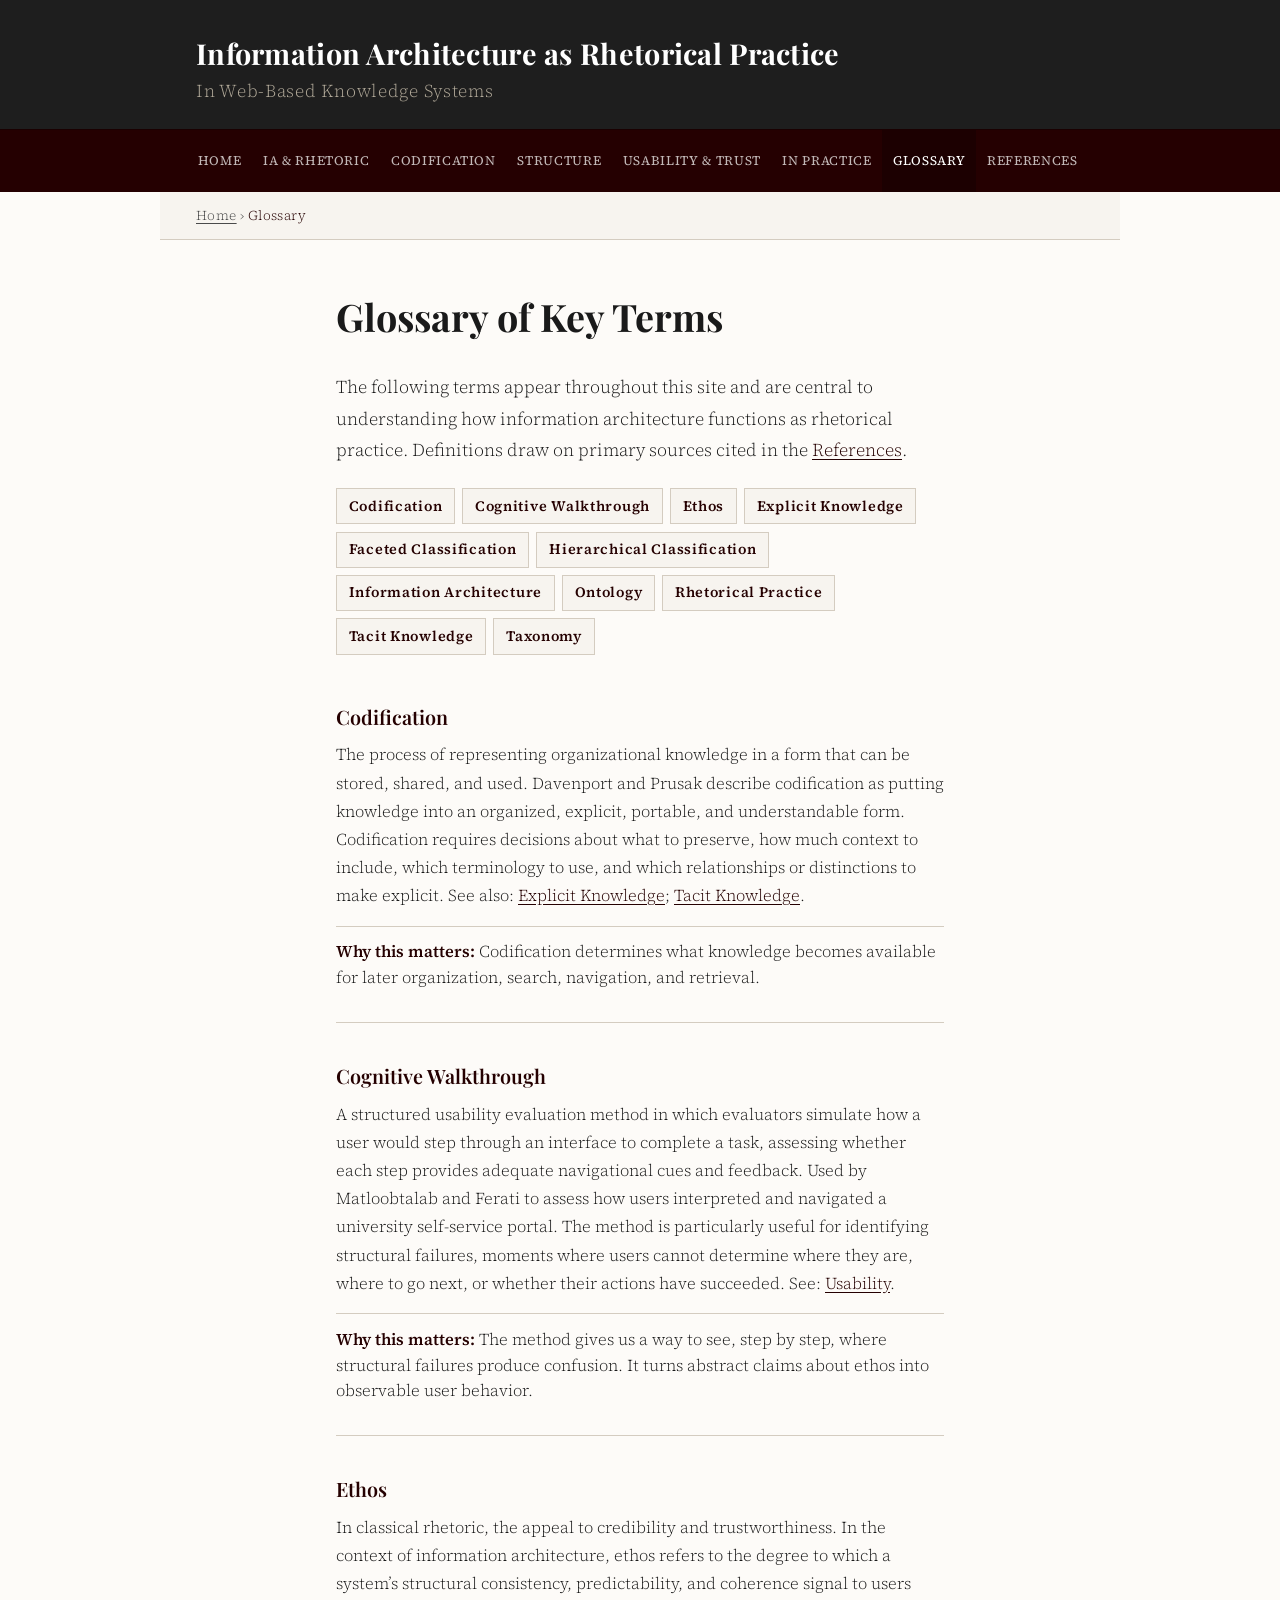
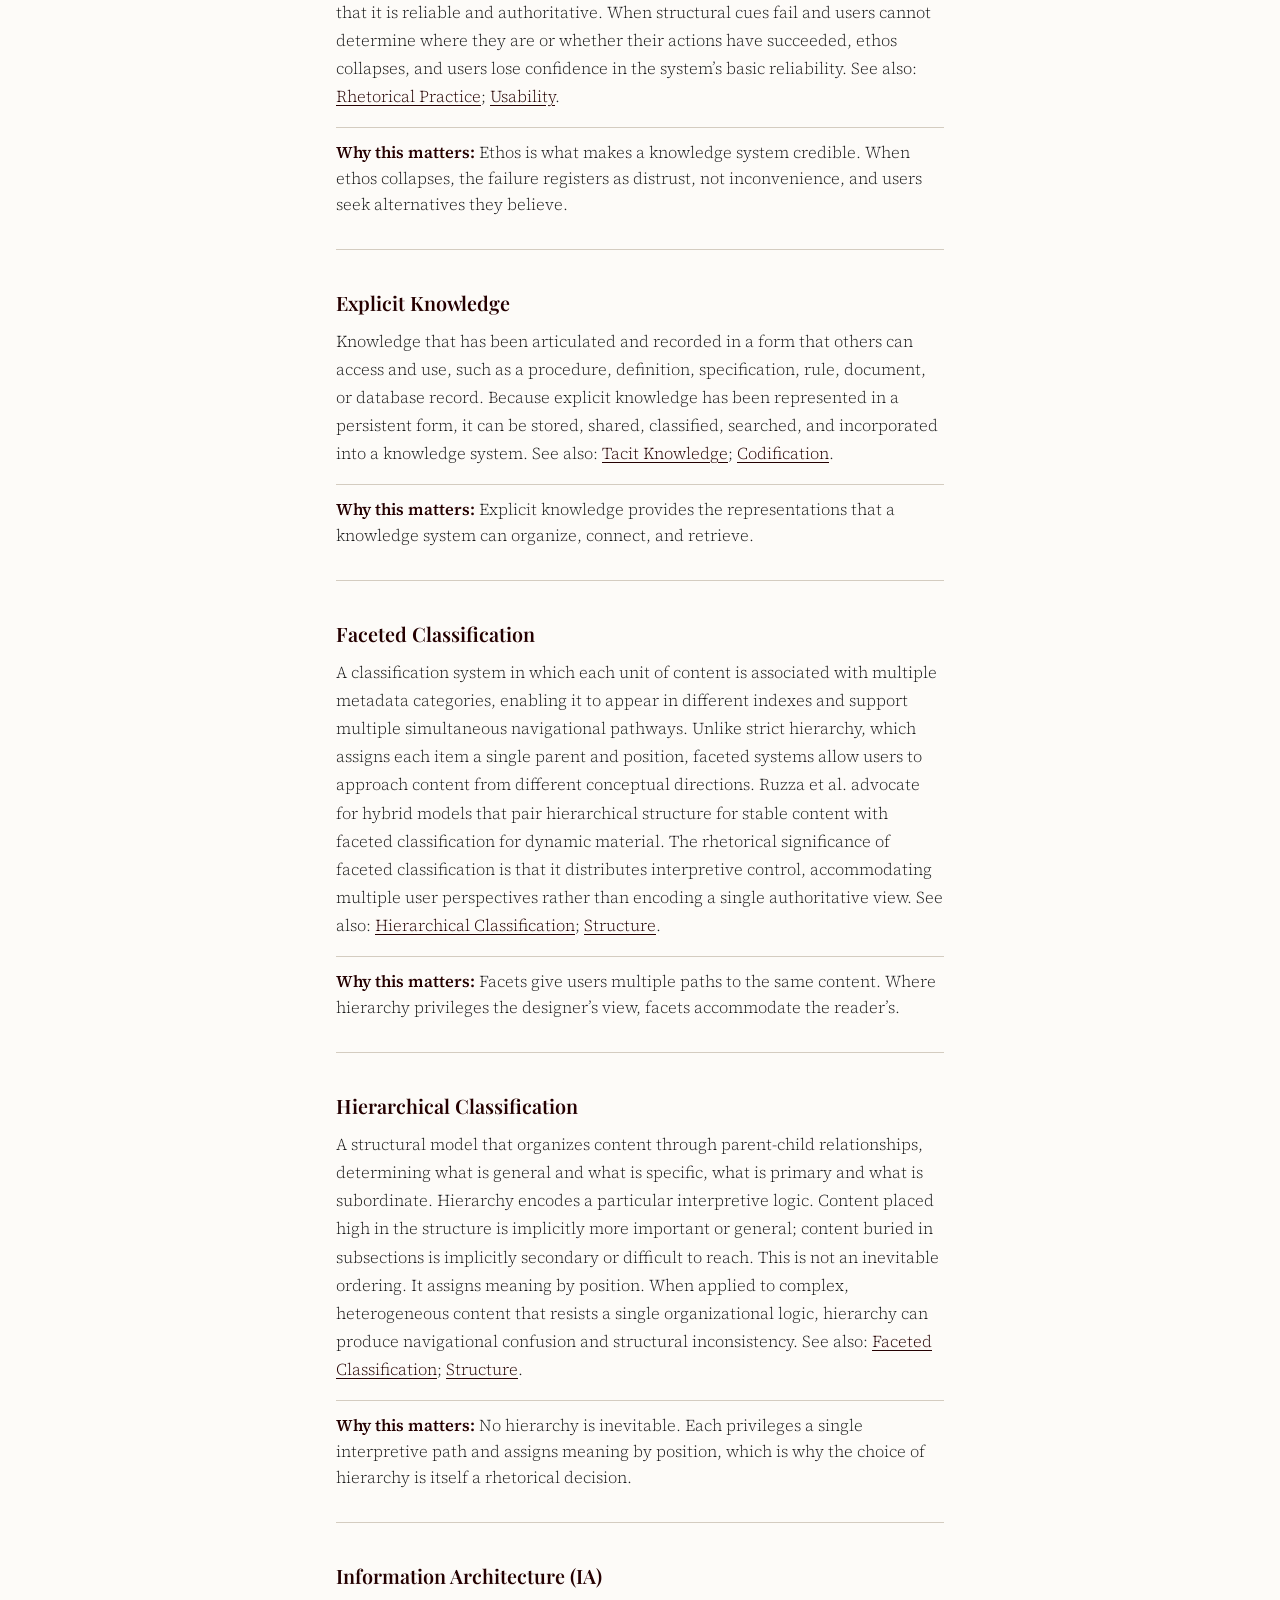
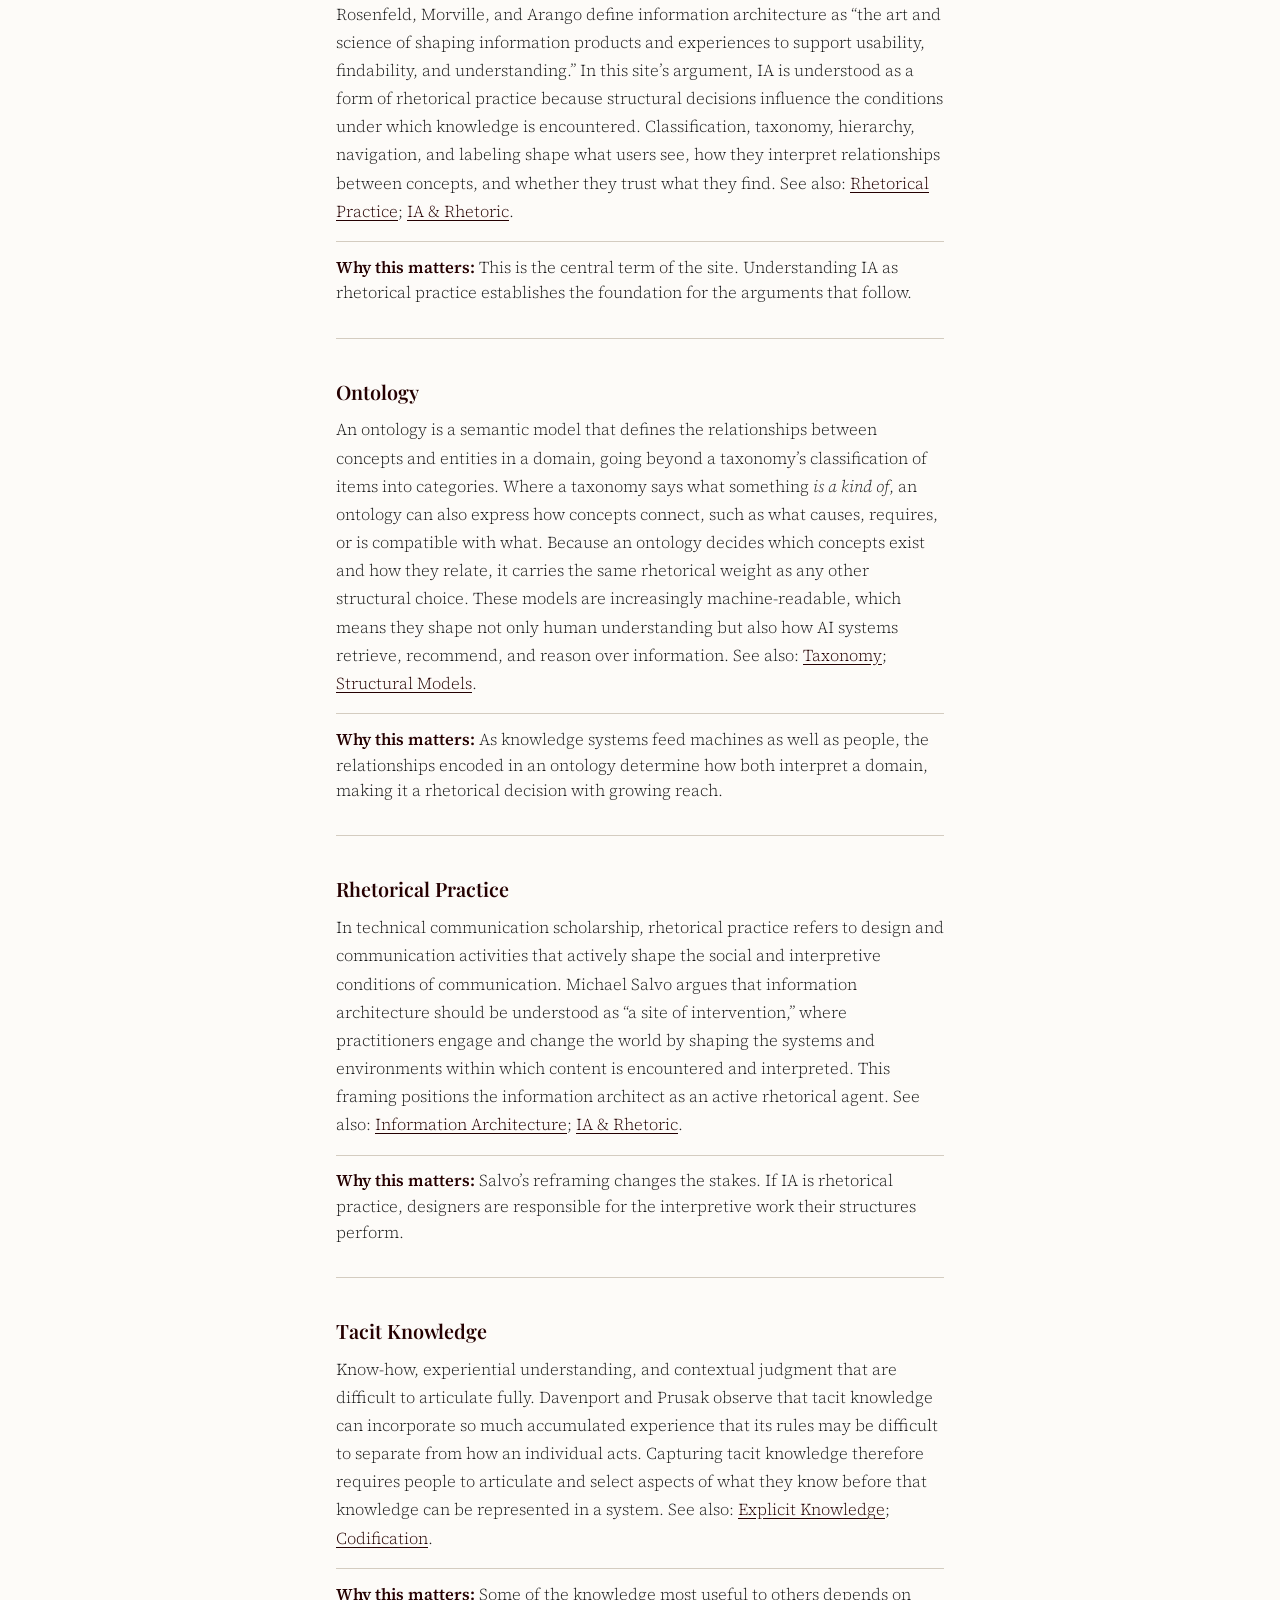
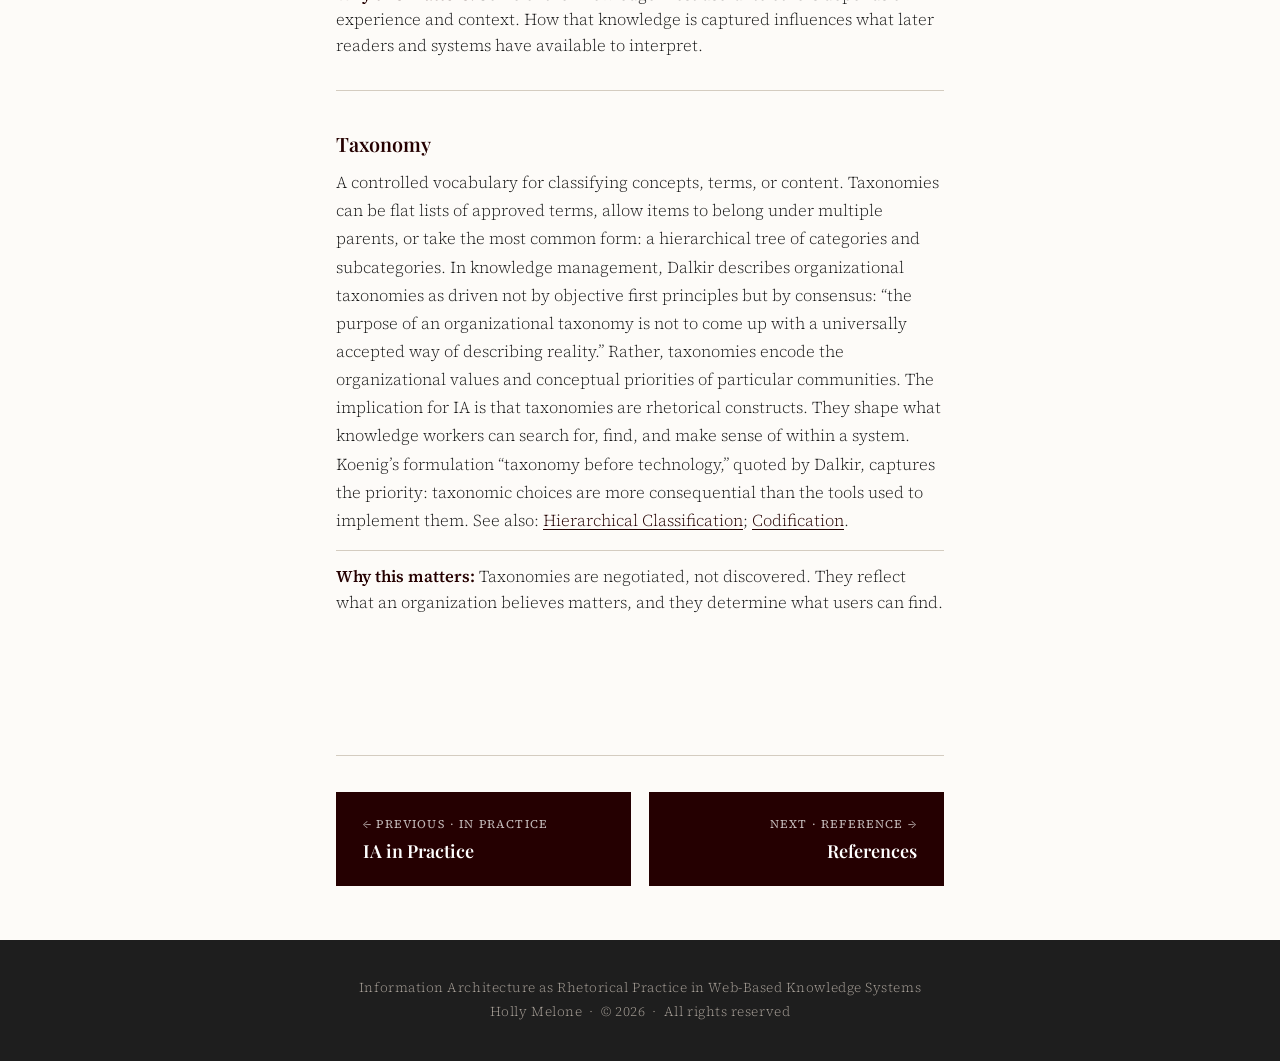
<file: glossary.html>
<!DOCTYPE html>
<html lang="en">
<head>
  <meta charset="UTF-8">
  <meta name="viewport" content="width=device-width, initial-scale=1.0">
  <meta name="description" content="Glossary of key terms in information architecture, rhetoric, and knowledge management.">
  <meta name="author" content="Holly Melone">
  <meta name="copyright" content="© 2026. All rights reserved.">
  <title>Glossary — Information Architecture as Rhetorical Practice</title>
  <link rel="stylesheet" href="style.css">

  <style>
    .glossary-index {
      display: flex;
      flex-wrap: wrap;
      gap: 0.4rem;
      margin-bottom: 2.5rem;
    }

    .glossary-index a {
      font-family: var(--font-body);
      font-size: 0.8rem;
      font-weight: 600;
      letter-spacing: 0.05em;
      color: var(--accent);
      border: 1px solid var(--border-fine);
      padding: 0.25rem 0.65rem;
      text-decoration: none;
      background: var(--cream);
    }

    .glossary-index a:hover {
      background: var(--accent);
      color: #fff;
      border-color: var(--accent);
    }
  </style>
</head>

<body>
  <a class="skip-link" href="#main-content">Skip to main content</a>

  <header id="site-header">
    <div class="header-inner">
      <a class="site-title" href="index.html">Information Architecture as Rhetorical Practice</a>
      <p class="site-subtitle">In Web-Based Knowledge Systems</p>
    </div>
  </header>

  <nav id="main-nav" aria-label="Main navigation">
    <ul>
      <li><a href="index.html">Home</a></li>
      <li><a href="ia-and-rhetoric.html">IA &amp; Rhetoric</a></li>
      <li><a href="knowledge-codification.html">Codification</a></li>
      <li><a href="structural-models.html">Structure</a></li>
      <li><a href="usability-trust.html">Usability &amp; Trust</a></li>
      <li><a href="ia-demo.html">In Practice</a></li>
      <li><a href="glossary.html" class="active">Glossary</a></li>
      <li><a href="works-cited.html">References</a></li>
    </ul>
  </nav>

  <nav class="breadcrumbs" aria-label="Breadcrumb">
    <a href="index.html">Home</a> &rsaquo; <span>Glossary</span>
  </nav>

  <div class="page-wrap full-width">
    <main id="main-content">
      <h1>Glossary of Key Terms</h1>

      <p>
        The following terms appear throughout this site and are central to understanding how information architecture functions as rhetorical practice. Definitions draw on primary sources cited in the <a href="works-cited.html">References</a>.
      </p>

      <nav class="glossary-index" aria-label="Jump to term">
        <a href="#codification">Codification</a>
        <a href="#cognitive-walkthrough">Cognitive Walkthrough</a>
        <a href="#ethos">Ethos</a>
        <a href="#explicit-knowledge">Explicit Knowledge</a>
        <a href="#faceted-classification">Faceted Classification</a>
        <a href="#hierarchical-classification">Hierarchical Classification</a>
        <a href="#information-architecture">Information Architecture</a>
        <a href="#ontology">Ontology</a>
        <a href="#rhetorical-practice">Rhetorical Practice</a>
        <a href="#tacit-knowledge">Tacit Knowledge</a>
        <a href="#taxonomy">Taxonomy</a>
      </nav>

      <dl>

        <div class="glossary-entry" id="codification">
          <dt>Codification</dt>
          <dd>
            The process of representing organizational knowledge in a form that can be stored, shared, and used. Davenport and Prusak describe codification as putting knowledge into an organized, explicit, portable, and understandable form. Codification requires decisions about what to preserve, how much context to include, which terminology to use, and which relationships or distinctions to make explicit. See also: <a href="#explicit-knowledge">Explicit Knowledge</a>; <a href="#tacit-knowledge">Tacit Knowledge</a>.
            <p class="why-matters">
              <strong>Why this matters:</strong> Codification determines what knowledge becomes available for later organization, search, navigation, and retrieval.
            </p>
          </dd>
        </div>

        <div class="glossary-entry" id="cognitive-walkthrough">
          <dt>Cognitive Walkthrough</dt>
          <dd>
            A structured usability evaluation method in which evaluators simulate how a user would step through an interface to complete a task, assessing whether each step provides adequate navigational cues and feedback. Used by Matloobtalab and Ferati to assess how users interpreted and navigated a university self-service portal. The method is particularly useful for identifying structural failures, moments where users cannot determine where they are, where to go next, or whether their actions have succeeded. See: <a href="usability-trust.html">Usability</a>.
            <p class="why-matters">
              <strong>Why this matters:</strong> The method gives us a way to see, step by step, where structural failures produce confusion. It turns abstract claims about ethos into observable user behavior.
            </p>
          </dd>
        </div>

        <div class="glossary-entry" id="ethos">
          <dt>Ethos</dt>
          <dd>
            In classical rhetoric, the appeal to credibility and trustworthiness. In the context of information architecture, ethos refers to the degree to which a system&rsquo;s structural consistency, predictability, and coherence signal to users that it is reliable and authoritative. When structural cues fail and users cannot determine where they are or whether their actions have succeeded, ethos collapses, and users lose confidence in the system&rsquo;s basic reliability. See also: <a href="#rhetorical-practice">Rhetorical Practice</a>; <a href="usability-trust.html">Usability</a>.
            <p class="why-matters">
              <strong>Why this matters:</strong> Ethos is what makes a knowledge system credible. When ethos collapses, the failure registers as distrust, not inconvenience, and users seek alternatives they believe.
            </p>
          </dd>
        </div>

        <div class="glossary-entry" id="explicit-knowledge">
          <dt>Explicit Knowledge</dt>
          <dd>
            Knowledge that has been articulated and recorded in a form that others can access and use, such as a procedure, definition, specification, rule, document, or database record. Because explicit knowledge has been represented in a persistent form, it can be stored, shared, classified, searched, and incorporated into a knowledge system. See also: <a href="#tacit-knowledge">Tacit Knowledge</a>; <a href="#codification">Codification</a>.
            <p class="why-matters">
              <strong>Why this matters:</strong> Explicit knowledge provides the representations that a knowledge system can organize, connect, and retrieve.
            </p>
          </dd>
        </div>

        <div class="glossary-entry" id="faceted-classification">
          <dt>Faceted Classification</dt>
          <dd>
            A classification system in which each unit of content is associated with multiple metadata categories, enabling it to appear in different indexes and support multiple simultaneous navigational pathways. Unlike strict hierarchy, which assigns each item a single parent and position, faceted systems allow users to approach content from different conceptual directions. Ruzza et al. advocate for hybrid models that pair hierarchical structure for stable content with faceted classification for dynamic material. The rhetorical significance of faceted classification is that it distributes interpretive control, accommodating multiple user perspectives rather than encoding a single authoritative view. See also: <a href="#hierarchical-classification">Hierarchical Classification</a>; <a href="structural-models.html">Structure</a>.
            <p class="why-matters">
              <strong>Why this matters:</strong> Facets give users multiple paths to the same content. Where hierarchy privileges the designer&rsquo;s view, facets accommodate the reader&rsquo;s.
            </p>
          </dd>
        </div>

        <div class="glossary-entry" id="hierarchical-classification">
          <dt>Hierarchical Classification</dt>
          <dd>
            A structural model that organizes content through parent-child relationships, determining what is general and what is specific, what is primary and what is subordinate. Hierarchy encodes a particular interpretive logic. Content placed high in the structure is implicitly more important or general; content buried in subsections is implicitly secondary or difficult to reach. This is not an inevitable ordering. It assigns meaning by position. When applied to complex, heterogeneous content that resists a single organizational logic, hierarchy can produce navigational confusion and structural inconsistency. See also: <a href="#faceted-classification">Faceted Classification</a>; <a href="structural-models.html">Structure</a>.
            <p class="why-matters">
              <strong>Why this matters:</strong> No hierarchy is inevitable. Each privileges a single interpretive path and assigns meaning by position, which is why the choice of hierarchy is itself a rhetorical decision.
            </p>
          </dd>
        </div>

        <div class="glossary-entry" id="information-architecture">
          <dt>Information Architecture (IA)</dt>
          <dd>
            Rosenfeld, Morville, and Arango define information architecture as &ldquo;the art and science of shaping information products and experiences to support usability, findability, and understanding.&rdquo; In this site&rsquo;s argument, IA is understood as a form of rhetorical practice because structural decisions influence the conditions under which knowledge is encountered. Classification, taxonomy, hierarchy, navigation, and labeling shape what users see, how they interpret relationships between concepts, and whether they trust what they find. See also: <a href="#rhetorical-practice">Rhetorical Practice</a>; <a href="ia-and-rhetoric.html">IA &amp; Rhetoric</a>.
            <p class="why-matters">
              <strong>Why this matters:</strong> This is the central term of the site. Understanding IA as rhetorical practice establishes the foundation for the arguments that follow.
            </p>
          </dd>
        </div>

        <div class="glossary-entry" id="ontology">
          <dt>Ontology</dt>
          <dd>
            An ontology is a semantic model that defines the relationships between concepts and entities in a domain, going beyond a taxonomy&rsquo;s classification of items into categories. Where a taxonomy says what something <em>is a kind of</em>, an ontology can also express how concepts connect, such as what causes, requires, or is compatible with what. Because an ontology decides which concepts exist and how they relate, it carries the same rhetorical weight as any other structural choice. These models are increasingly machine-readable, which means they shape not only human understanding but also how AI systems retrieve, recommend, and reason over information. See also: <a href="#taxonomy">Taxonomy</a>; <a href="structural-models.html#ontologies">Structural Models</a>.
            <p class="why-matters">
              <strong>Why this matters:</strong> As knowledge systems feed machines as well as people, the relationships encoded in an ontology determine how both interpret a domain, making it a rhetorical decision with growing reach.
            </p>
          </dd>
        </div>

        <div class="glossary-entry" id="rhetorical-practice">
          <dt>Rhetorical Practice</dt>
          <dd>
            In technical communication scholarship, rhetorical practice refers to design and communication activities that actively shape the social and interpretive conditions of communication. Michael Salvo argues that information architecture should be understood as &ldquo;a site of intervention,&rdquo; where practitioners engage and change the world by shaping the systems and environments within which content is encountered and interpreted. This framing positions the information architect as an active rhetorical agent. See also: <a href="#information-architecture">Information Architecture</a>; <a href="ia-and-rhetoric.html">IA &amp; Rhetoric</a>.
            <p class="why-matters">
              <strong>Why this matters:</strong> Salvo&rsquo;s reframing changes the stakes. If IA is rhetorical practice, designers are responsible for the interpretive work their structures perform.
            </p>
          </dd>
        </div>

        <div class="glossary-entry" id="tacit-knowledge">
          <dt>Tacit Knowledge</dt>
          <dd>
            Know-how, experiential understanding, and contextual judgment that are difficult to articulate fully. Davenport and Prusak observe that tacit knowledge can incorporate so much accumulated experience that its rules may be difficult to separate from how an individual acts. Capturing tacit knowledge therefore requires people to articulate and select aspects of what they know before that knowledge can be represented in a system. See also: <a href="#explicit-knowledge">Explicit Knowledge</a>; <a href="#codification">Codification</a>.
            <p class="why-matters">
              <strong>Why this matters:</strong> Some of the knowledge most useful to others depends on experience and context. How that knowledge is captured influences what later readers and systems have available to interpret.
            </p>
          </dd>
        </div>

        <div class="glossary-entry" id="taxonomy">
          <dt>Taxonomy</dt>
          <dd>
            A controlled vocabulary for classifying concepts, terms, or content. Taxonomies can be flat lists of approved terms, allow items to belong under multiple parents, or take the most common form: a hierarchical tree of categories and subcategories. In knowledge management, Dalkir describes organizational taxonomies as driven not by objective first principles but by consensus: &ldquo;the purpose of an organizational taxonomy is not to come up with a universally accepted way of describing reality.&rdquo; Rather, taxonomies encode the organizational values and conceptual priorities of particular communities. The implication for IA is that taxonomies are rhetorical constructs. They shape what knowledge workers can search for, find, and make sense of within a system. Koenig&rsquo;s formulation &ldquo;taxonomy before technology,&rdquo; quoted by Dalkir, captures the priority: taxonomic choices are more consequential than the tools used to implement them. See also: <a href="#hierarchical-classification">Hierarchical Classification</a>; <a href="knowledge-codification.html">Codification</a>.
            <p class="why-matters">
              <strong>Why this matters:</strong> Taxonomies are negotiated, not discovered. They reflect what an organization believes matters, and they determine what users can find.
            </p>
          </dd>
        </div>

      </dl>
    </main>
  </div>

  <div class="page-pagination-wrap">
    <div class="article-pagination">
      <a class="pagination-prev" href="ia-demo.html">
        <span class="pagination-direction">&larr; Previous &middot; In Practice</span>
        <span class="pagination-title">IA in Practice</span>
      </a>

      <a class="pagination-next" href="works-cited.html">
        <span class="pagination-direction">Next &middot; Reference &rarr;</span>
        <span class="pagination-title">References</span>
      </a>
    </div>
  </div>

  <footer>
    <p>Information Architecture as Rhetorical Practice in Web-Based Knowledge Systems</p>
    <p>Holly Melone &nbsp;·&nbsp; © 2026 &nbsp;·&nbsp; All rights reserved</p>
  </footer>

</body>
</html>
</file>
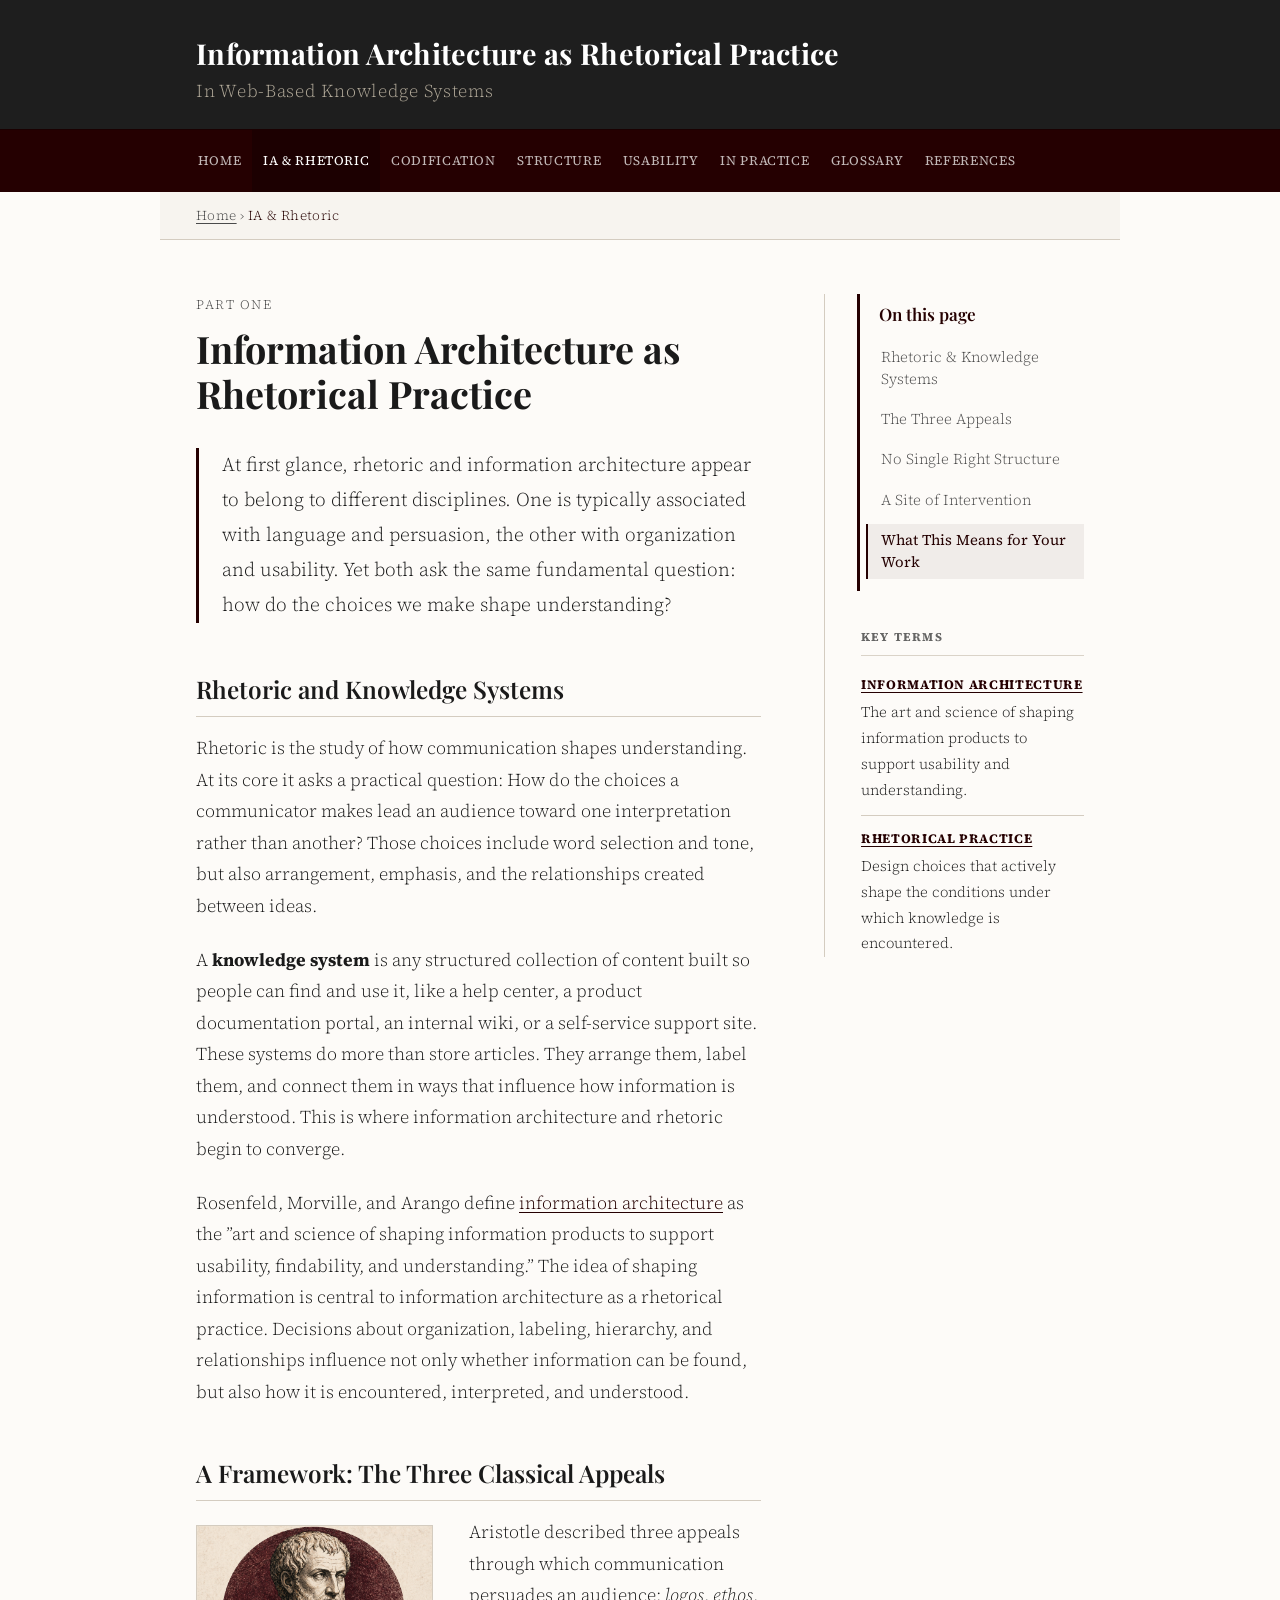
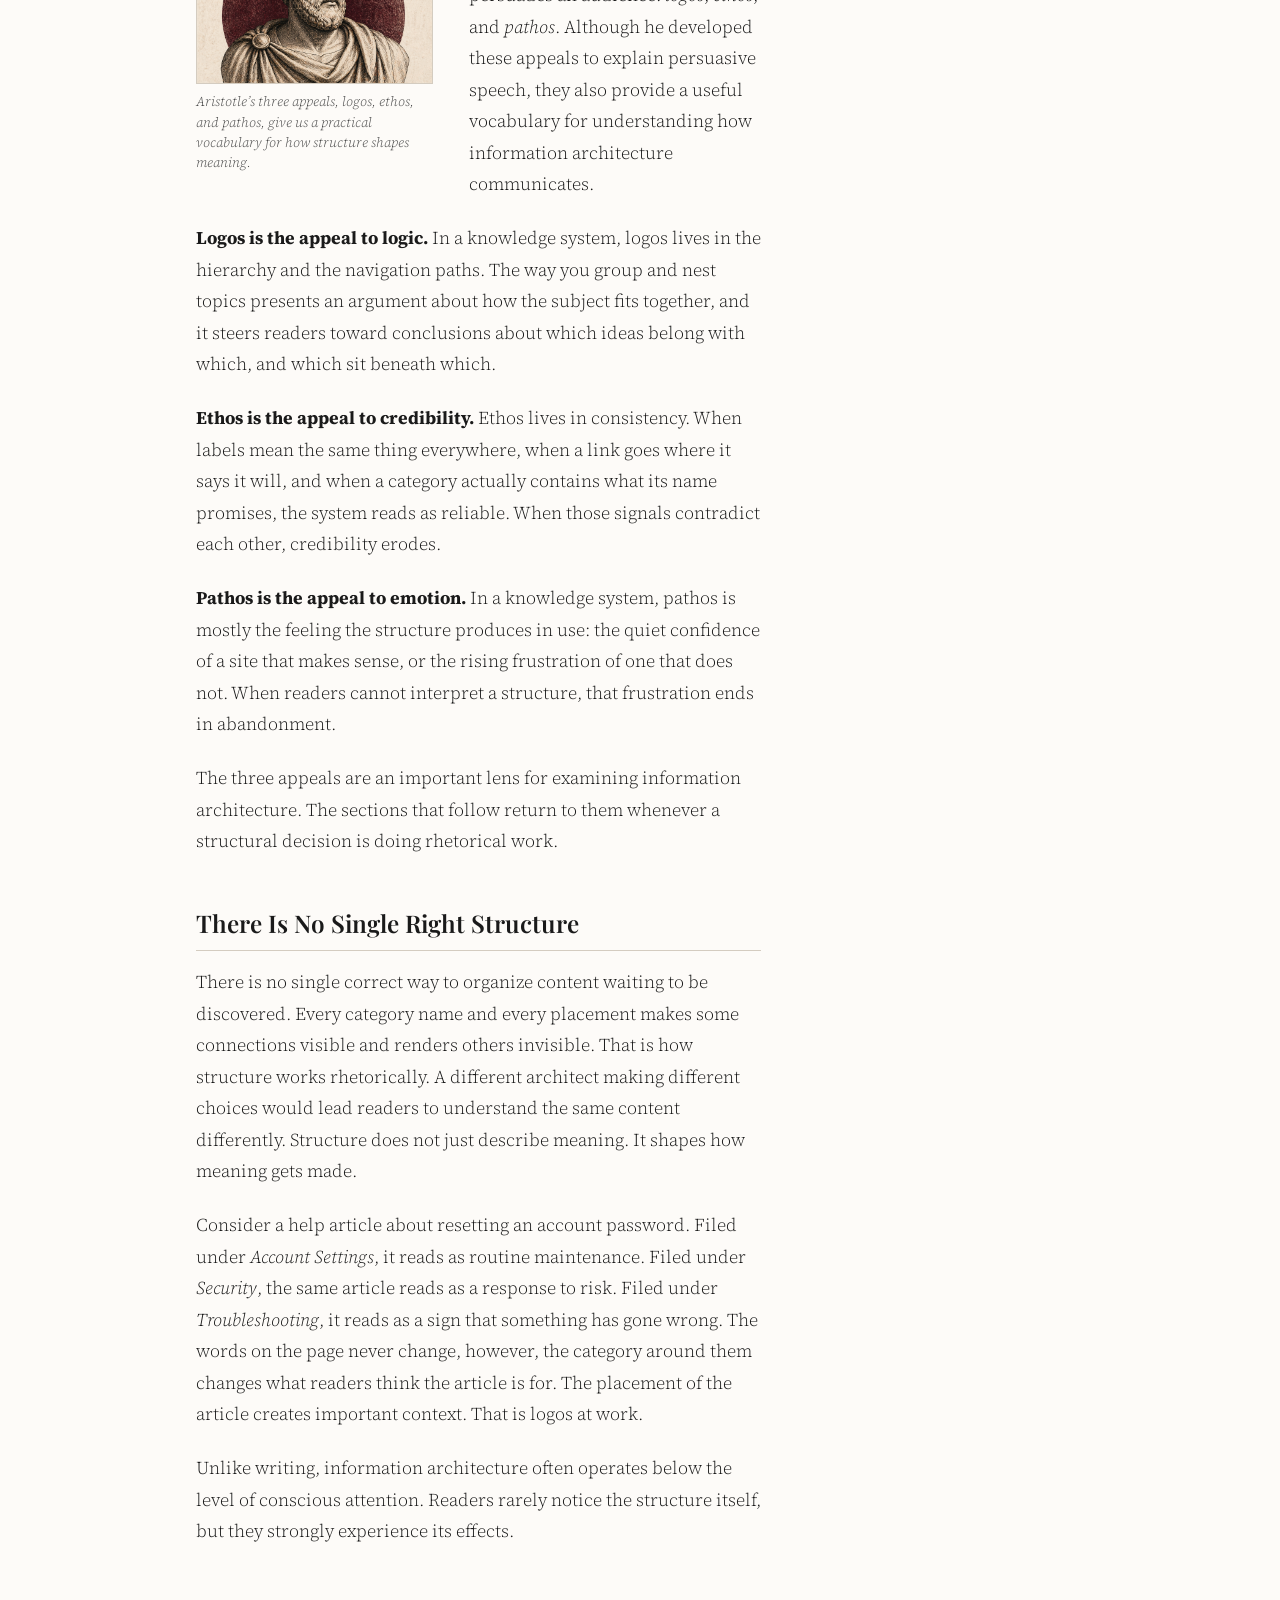
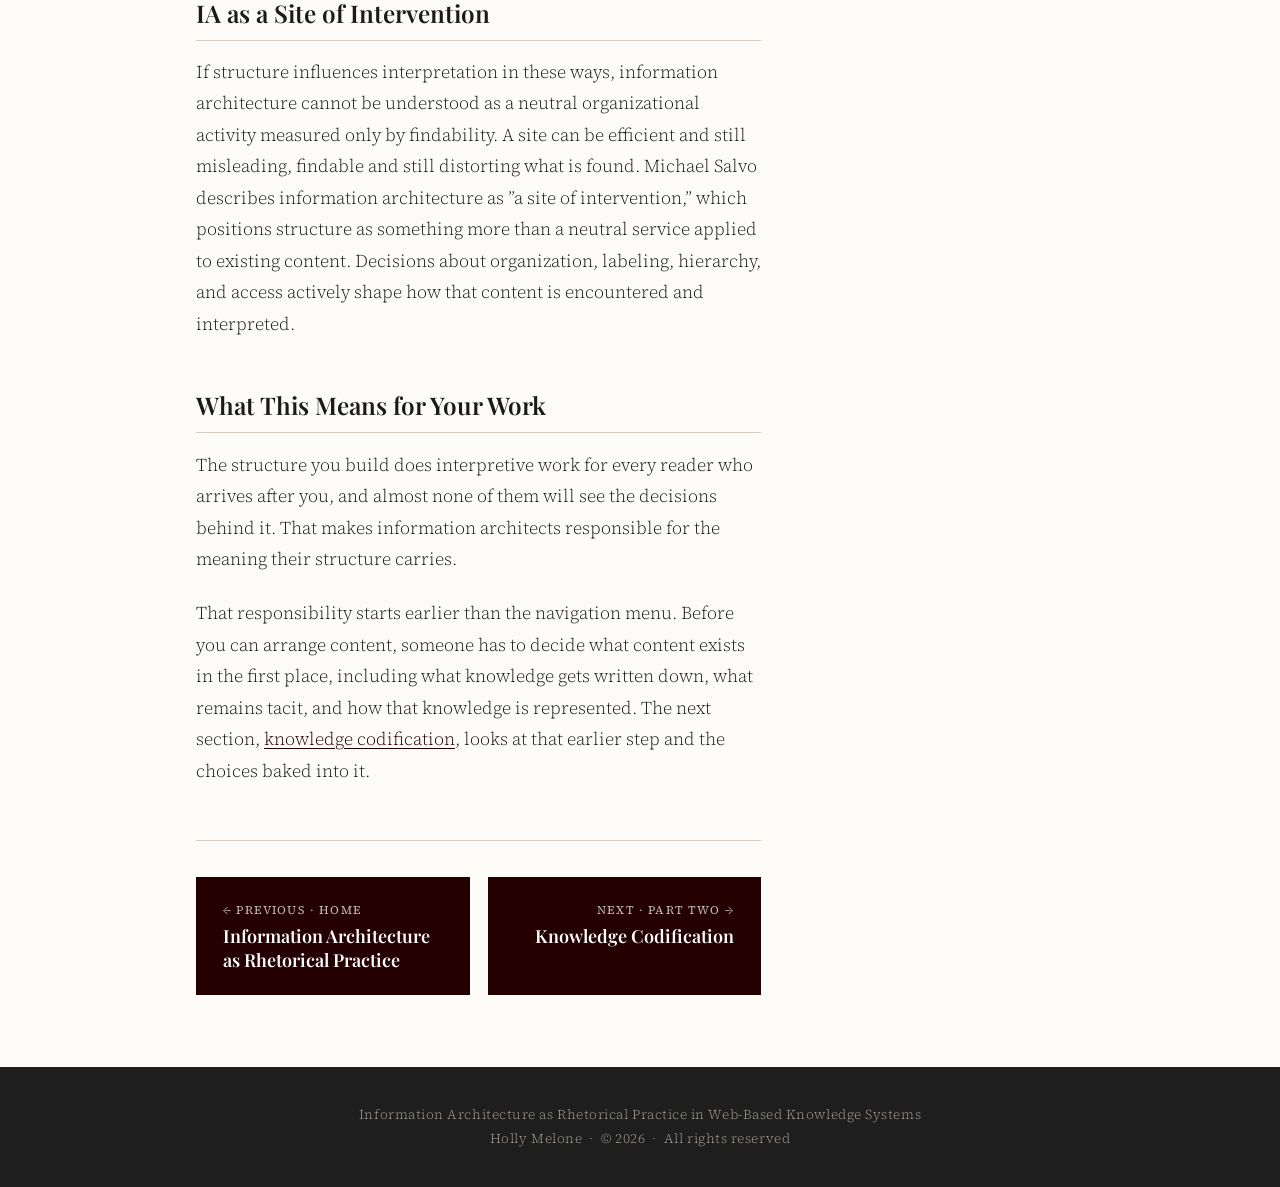
<file: ia-and-rhetoric.html>
<!DOCTYPE html>
<html lang="en">
<head>
  <meta charset="UTF-8">
  <meta name="viewport" content="width=device-width, initial-scale=1.0">
  <meta name="description" content="How information architecture functions as rhetorical practice, mapping classical appeals onto structural design decisions.">
  <meta name="author" content="Holly Melone">
  <meta name="copyright" content="© 2026. All rights reserved.">
  <title>IA &amp; Rhetoric — Information Architecture as Rhetorical Practice</title>
  <link rel="stylesheet" href="style.css">
</head>
<body>
  <a class="skip-link" href="#main-content">Skip to main content</a>

  <header id="site-header">
    <div class="header-inner">
      <a class="site-title" href="index.html">Information Architecture as Rhetorical Practice</a>
      <p class="site-subtitle">In Web-Based Knowledge Systems</p>
    </div>
  </header>

  <nav id="main-nav" aria-label="Main navigation">
    <ul>
      <li><a href="index.html">Home</a></li>
      <li><a href="ia-and-rhetoric.html" class="active">IA &amp; Rhetoric</a></li>
      <li><a href="knowledge-codification.html">Codification</a></li>
      <li><a href="structural-models.html">Structure</a></li>
      <li><a href="usability-trust.html">Usability</a></li>
      <li><a href="ia-demo.html">In Practice</a></li>
      <li><a href="glossary.html">Glossary</a></li>
      <li><a href="works-cited.html">References</a></li>
    </ul>
  </nav>

  <nav class="breadcrumbs" aria-label="Breadcrumb">
    <a href="index.html">Home</a> &rsaquo; <span>IA &amp; Rhetoric</span>
  </nav>

  <div class="page-wrap">
    <main id="main-content">
      <p class="section-label">Part One</p>
      <h1>Information Architecture as Rhetorical Practice</h1>

      <p class="lede">At first glance, rhetoric and information architecture appear to belong to different disciplines. One is typically associated with language and persuasion, the other with organization and usability. Yet both ask the same fundamental question: how do the choices we make shape understanding?</p>

      <h2 id="rhetoric-and-knowledge-systems">Rhetoric and Knowledge Systems</h2>

      <p>Rhetoric is the study of how communication shapes understanding. At its core it asks a practical question: How do the choices a communicator makes lead an audience toward one interpretation rather than another? Those choices include word selection and tone, but also arrangement, emphasis, and the relationships created between ideas.</p>

      <p>A <strong>knowledge system</strong> is any structured collection of content built so people can find and use it, like a help center, a product documentation portal, an internal wiki, or a self-service support site. These systems do more than store articles. They arrange them, label them, and connect them in ways that influence how information is understood. This is where information architecture and rhetoric begin to converge.</p>

      <p>Rosenfeld, Morville, and Arango define <a href="glossary.html#information-architecture">information architecture</a> as the &rdquo;art and science of shaping information products to support usability, findability, and understanding.&rdquo; The idea of shaping information is central to information architecture as a rhetorical practice. Decisions about organization, labeling, hierarchy, and relationships influence not only whether information can be found, but also how it is encountered, interpreted, and understood.</p>

      <h2 id="the-three-classical-appeals">A Framework: The Three Classical Appeals</h2>

      <div class="clearfix">
        <figure class="float-left">
          <img src="images/aristotle.png" alt="Engraving-style portrait of Aristotle against a deep red circle, originator of the three rhetorical appeals: logos, ethos, and pathos">
          <figcaption>Aristotle&rsquo;s three appeals, logos, ethos, and pathos, give us a practical vocabulary for how structure shapes meaning.</figcaption>
        </figure>

        <p>Aristotle described three appeals through which communication persuades an audience: <em>logos</em>, <em>ethos</em>, and <em>pathos</em>. Although he developed these appeals to explain persuasive speech, they also provide a useful vocabulary for understanding how information architecture communicates.</p>

        <p><strong>Logos is the appeal to logic.</strong> In a knowledge system, logos lives in the hierarchy and the navigation paths. The way you group and nest topics presents an argument about how the subject fits together, and it steers readers toward conclusions about which ideas belong with which, and which sit beneath which.</p>

        <p><strong>Ethos is the appeal to credibility.</strong> Ethos lives in consistency. When labels mean the same thing everywhere, when a link goes where it says it will, and when a category actually contains what its name promises, the system reads as reliable. When those signals contradict each other, credibility erodes.</p>

        <p><strong>Pathos is the appeal to emotion.</strong> In a knowledge system, pathos is mostly the feeling the structure produces in use: the quiet confidence of a site that makes sense, or the rising frustration of one that does not. When readers cannot interpret a structure, that frustration ends in abandonment.</p>
      </div>

      <p>The three appeals are an important lens for examining information architecture. The sections that follow return to them whenever a structural decision is doing rhetorical work.</p>

      <h2 id="structure-is-not-neutral">There Is No Single Right Structure</h2>

      <p>There is no single correct way to organize content waiting to be discovered. Every category name and every placement makes some connections visible and renders others invisible. That is how structure works rhetorically. A different architect making different choices would lead readers to understand the same content differently. Structure does not just describe meaning. It shapes how meaning gets made.</p>

      <p>Consider a help article about resetting an account password. Filed under <em>Account Settings</em>, it reads as routine maintenance. Filed under <em>Security</em>, the same article reads as a response to risk. Filed under <em>Troubleshooting</em>, it reads as a sign that something has gone wrong. The words on the page never change, however, the category around them changes what readers think the article is for. The placement of the article creates important context. That is logos at work.</p>

      <p>Unlike writing, information architecture often operates below the level of conscious attention. Readers rarely notice the structure itself, but they strongly experience its effects.</p>

      <h2 id="salvos-intervention">IA as a Site of Intervention</h2>

      <p>If structure influences interpretation in these ways, information architecture cannot be understood as a neutral organizational activity measured only by findability. A site can be efficient and still misleading, findable and still distorting what is found. Michael Salvo describes information architecture as &rdquo;a site of intervention,&rdquo; which positions structure as something more than a neutral service applied to existing content. Decisions about organization, labeling, hierarchy, and access actively shape how that content is encountered and interpreted.</p>

      <h2 id="design-implications">What This Means for Your Work</h2>

      <p>The structure you build does interpretive work for every reader who arrives after you, and almost none of them will see the decisions behind it. That makes information architects responsible for the meaning their structure carries.</p>

      <p>That responsibility starts earlier than the navigation menu. Before you can arrange content, someone has to decide what content exists in the first place, including what knowledge gets written down, what remains tacit, and how that knowledge is represented. The next section, <a href="knowledge-codification.html">knowledge codification</a>, looks at that earlier step and the choices baked into it.</p>

      <div class="article-pagination">
        <a class="pagination-prev" href="index.html">
          <span class="pagination-direction">&larr; Previous &middot; Home</span>
          <span class="pagination-title">Information Architecture as Rhetorical Practice</span>
        </a>
        <a class="pagination-next" href="knowledge-codification.html">
          <span class="pagination-direction">Next &middot; Part Two &rarr;</span>
          <span class="pagination-title">Knowledge Codification</span>
        </a>
      </div>
    </main>

    <aside class="sidebar" aria-label="Page sidebar">
      <nav class="toc" aria-label="On this page">
        <p class="toc-heading">On this page</p>

        <ul>
          <li><a href="#rhetoric-and-knowledge-systems">Rhetoric &amp; Knowledge Systems</a></li>
          <li><a href="#the-three-classical-appeals">The Three Appeals</a></li>
          <li><a href="#structure-is-not-neutral">No Single Right Structure</a></li>
          <li><a href="#salvos-intervention">A Site of Intervention</a></li>
          <li><a href="#design-implications">What This Means for Your Work</a></li>
        </ul>
      </nav>

      <div class="sidebar-section">
        <h4>Key Terms</h4>

        <div class="key-term-ref">
          <strong><a href="glossary.html#information-architecture">Information Architecture</a></strong>
          The art and science of shaping information products to support usability and understanding.
        </div>

        <div class="key-term-ref">
          <strong><a href="glossary.html#rhetorical-practice">Rhetorical Practice</a></strong>
          Design choices that actively shape the conditions under which knowledge is encountered.
        </div>
      </div>
    </aside>
  </div>

  <footer>
    <p>Information Architecture as Rhetorical Practice in Web-Based Knowledge Systems</p>
    <p>Holly Melone &nbsp;·&nbsp; © 2026 &nbsp;·&nbsp; All rights reserved</p>
  </footer>

  <script src="scroll-spy.js" defer></script>
</body>
</html>
</file>
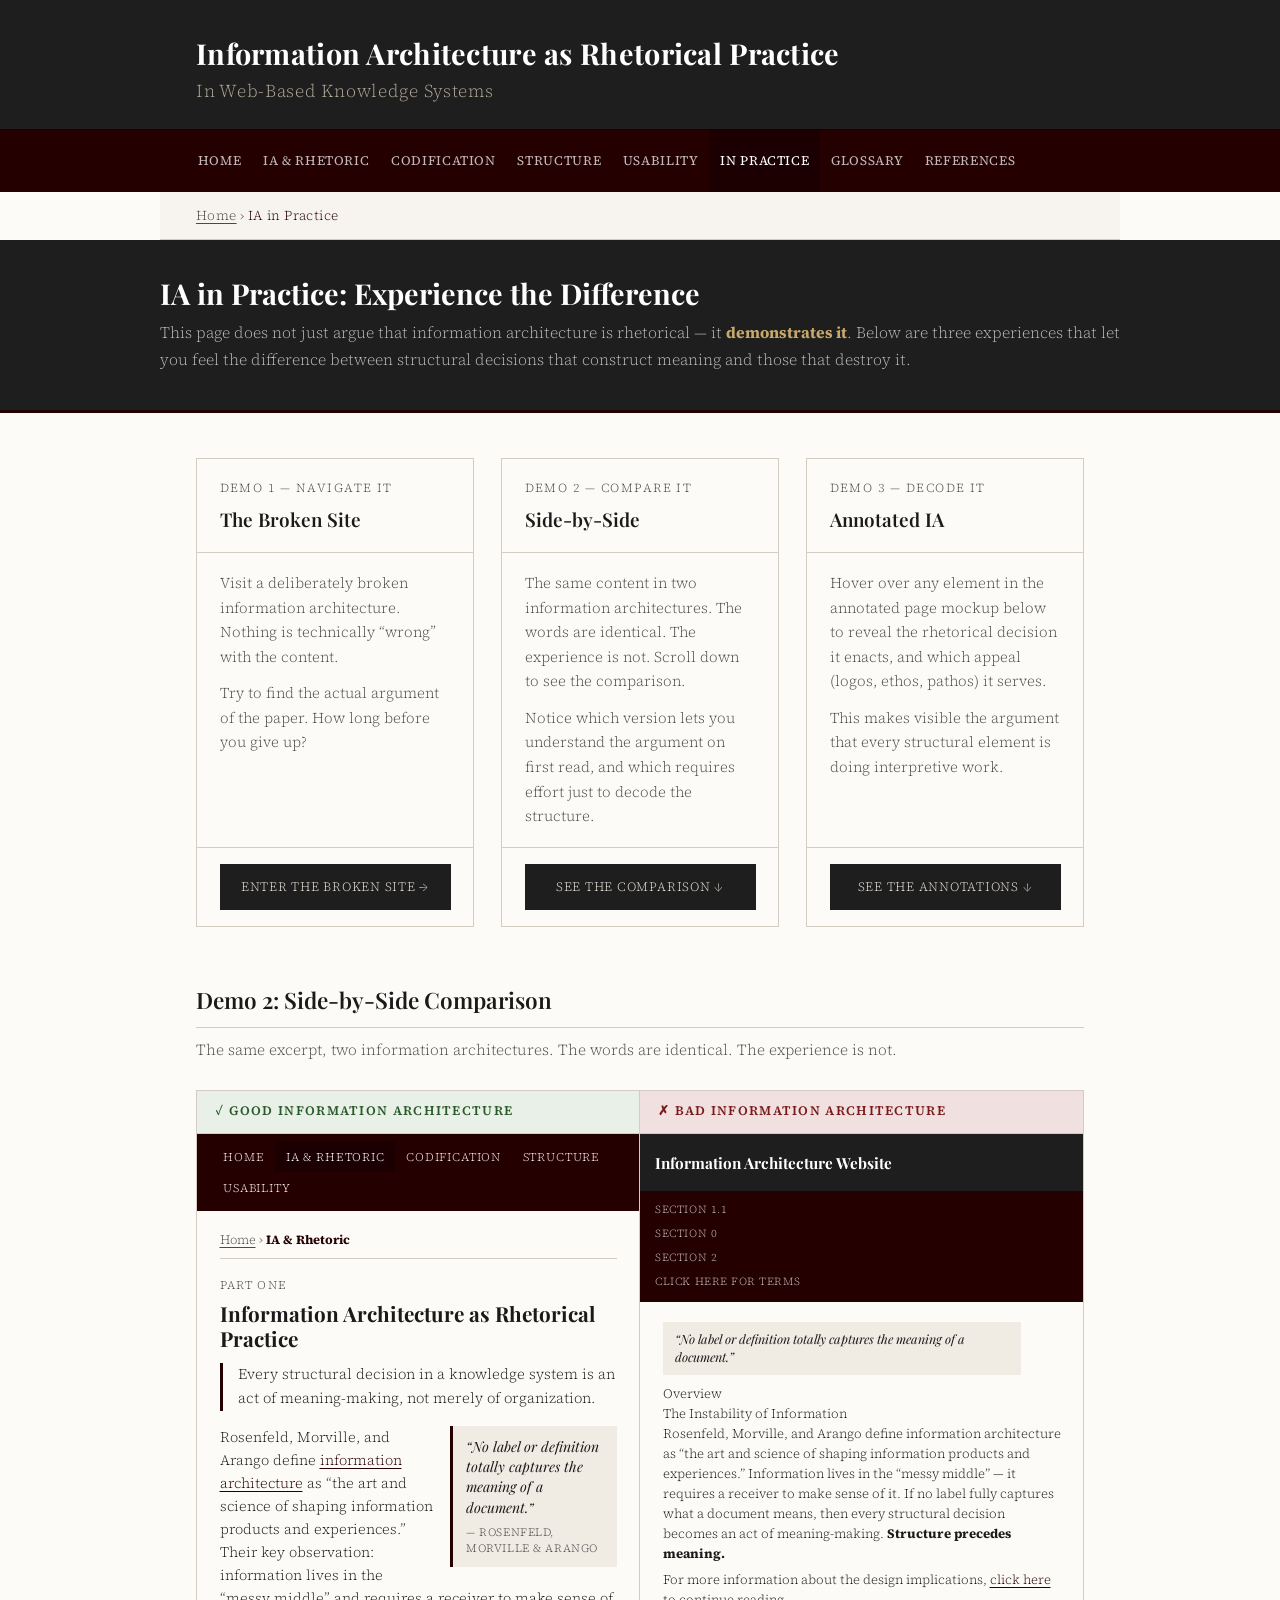
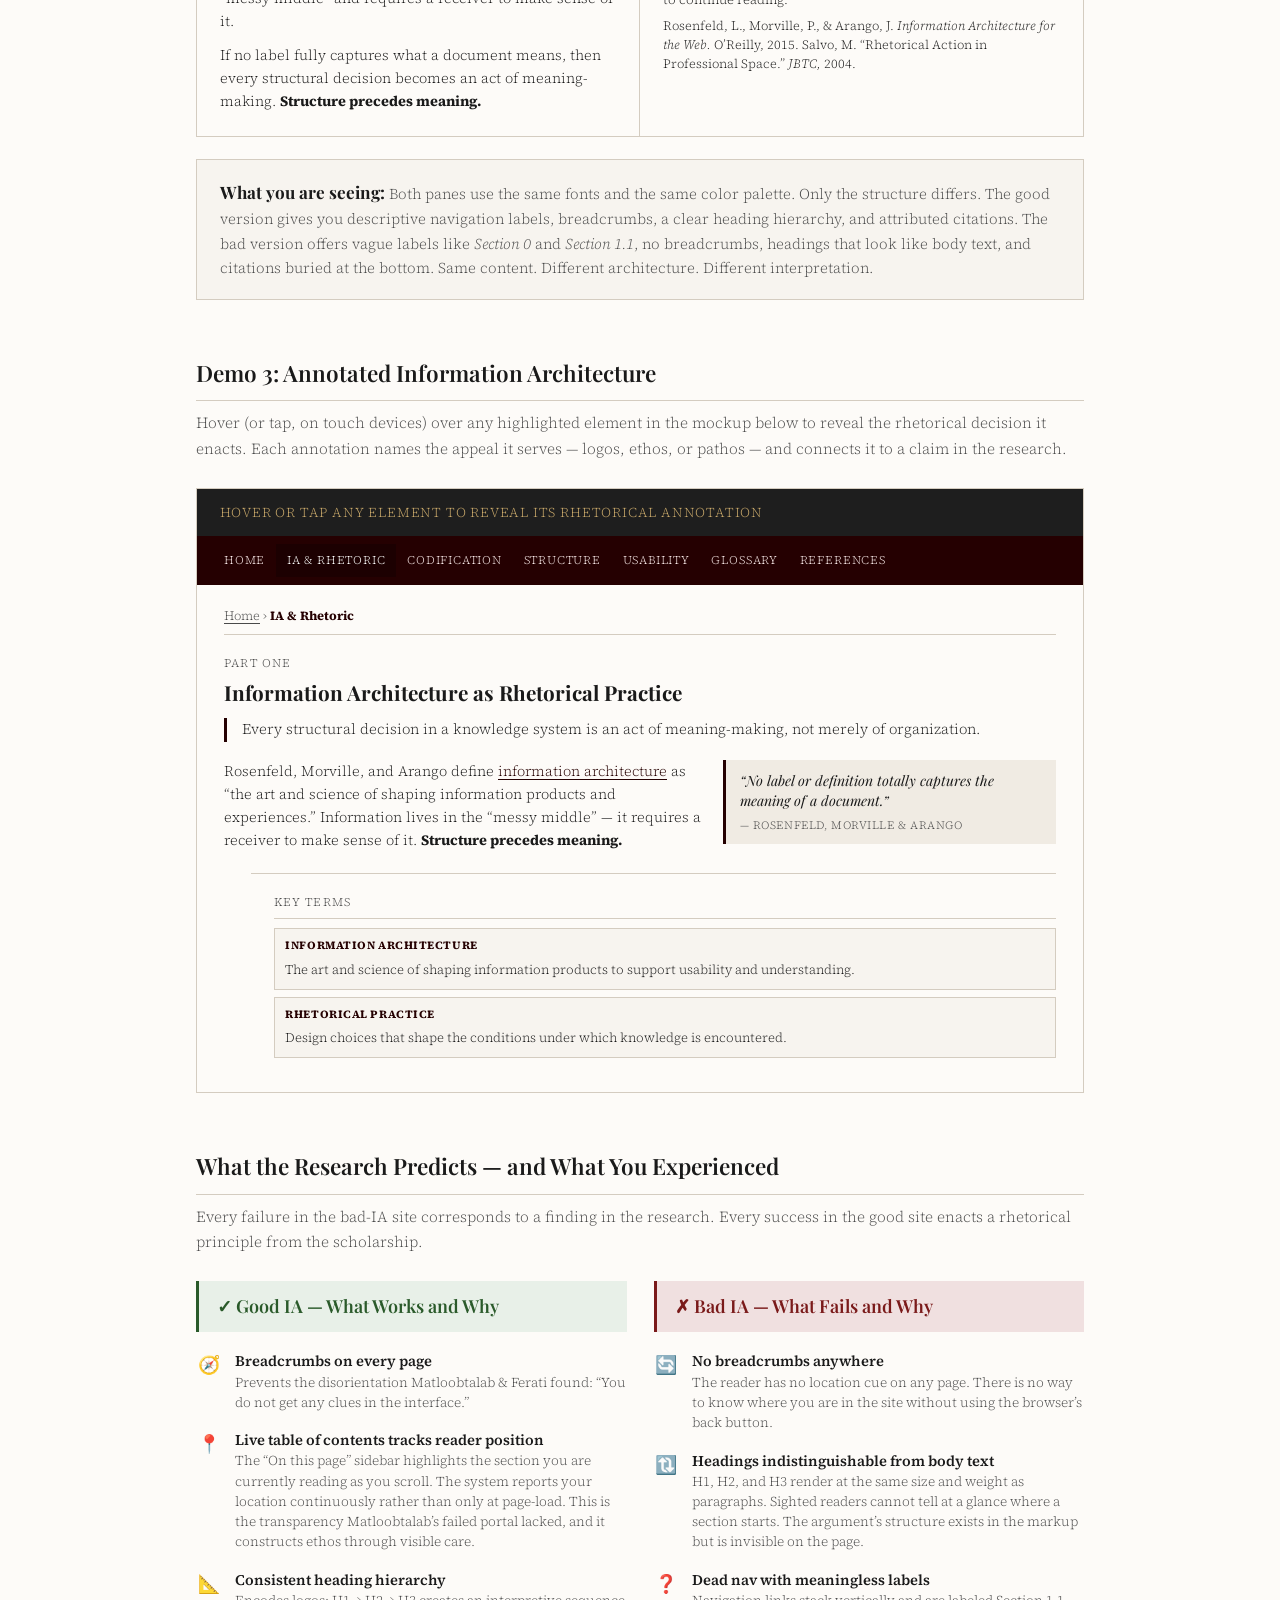
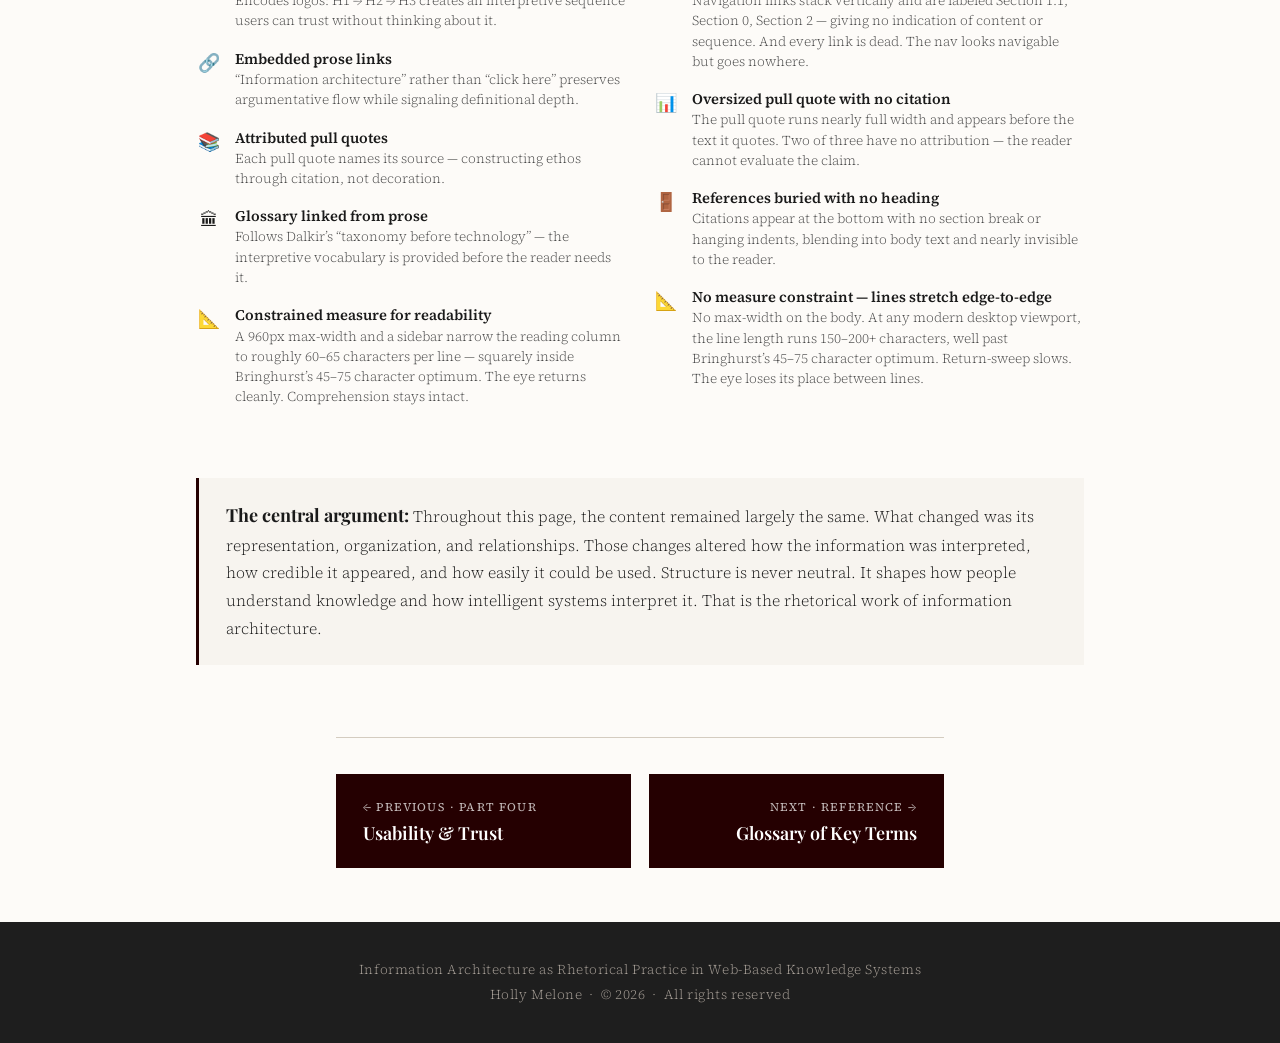
<file: ia-demo.html>
<!DOCTYPE html>
<html lang="en">
<head>
  <meta charset="UTF-8">
  <meta name="viewport" content="width=device-width, initial-scale=1.0">
  <meta name="description" content="An interactive demonstration of good versus bad information architecture — using only HTML and CSS.">
  <meta name="author" content="Holly Melone">
  <meta name="copyright" content="Copyright 2026 Holly Melone. All rights reserved.">
  <title>IA in Practice: Good vs. Bad — Information Architecture as Rhetorical Practice</title>
  <link rel="stylesheet" href="style.css">
  <style>

    /* ── Intro band ── */
    .demo-intro {
      background: #1e1e1e;
      color: #e8e2d9;
      padding: 2rem;
      border-bottom: 3px solid var(--accent);
    }

    .demo-intro-inner {
      max-width: var(--max-w);
      margin: 0 auto;
    }

    .demo-intro h1 {
      font-family: var(--font-display);
      font-size: 1.6rem;
      font-weight: 700;
      color: #fff;
      border: none;
      padding: 0;
      margin: 0 0 0.5rem;
    }

    .demo-intro p {
      font-size: 0.88rem;
      color: #bbb;
      line-height: 1.7;
      margin: 0;
    }

    .demo-intro strong { color: #c8a86a; }

    /* ── Demo cards ── */
    .demo-cards {
      max-width: var(--max-w);
      margin: 2.5rem auto 0;
      padding: 0 2rem;
      display: grid;
      grid-template-columns: 1fr 1fr 1fr;
      gap: 1.5rem;
    }

    .demo-card {
      border: 1px solid var(--border-fine);
      background: var(--paper);
      display: flex;
      flex-direction: column;
    }

    .demo-card-header {
      padding: 1rem 1.25rem 0.85rem;
      border-bottom: 1px solid var(--border-fine);
    }

    .demo-card-label {
      font-size: 0.68rem;
      letter-spacing: 0.12em;
      text-transform: uppercase;
      color: var(--ink-light);
      margin-bottom: 0.3rem;
    }

    .demo-card h3 {
      font-family: var(--font-display);
      font-size: 1.05rem;
      font-weight: 600;
      font-style: normal;
      color: var(--ink);
      margin: 0;
    }

    .demo-card-body {
      padding: 1rem 1.25rem;
      font-size: 0.83rem;
      line-height: 1.65;
      color: var(--ink-light);
      flex: 1;
    }

    .demo-card-body p { margin-bottom: 0.65rem; }
    .demo-card-body p:last-child { margin-bottom: 0; }

    .demo-card-footer {
      padding: 0.9rem 1.25rem;
      border-top: 1px solid var(--border-fine);
    }

    .demo-btn {
      display: block;
      width: 100%;
      padding: 0.65rem 1rem;
      text-align: center;
      font-family: var(--font-body);
      font-size: 0.7rem;
      letter-spacing: 0.06em;
      text-transform: uppercase;
      text-decoration: none;
      white-space: nowrap;
      background: #1e1e1e;
      color: #e8e2d9;
      transition: background 0.15s, color 0.15s;
    }

    .demo-btn:hover {
      background: var(--accent);
      color: #fff;
      text-decoration: none;
    }

    /* Legacy class kept for backward compatibility — same as .demo-btn now */
    .demo-btn-dark {
      background: #1e1e1e;
      color: #e8e2d9;
    }

    .demo-btn-dark:hover { background: var(--accent); color: #fff; text-decoration: none; }

    /* ── Section wrapper ── */
    .demo-section {
      max-width: var(--max-w);
      margin: 3rem auto 0;
      padding: 0 2rem;
    }

    .demo-section h2 {
      font-family: var(--font-display);
      font-size: 1.25rem;
      font-weight: 600;
      color: var(--ink);
      border-bottom: 1px solid var(--border-fine);
      padding-bottom: 0.4rem;
      margin-bottom: 0.5rem;
    }

    .demo-section > p {
      font-size: 0.85rem;
      color: var(--ink-light);
      margin-bottom: 1.5rem;
      line-height: 1.65;
    }

    /* ─────────────────────────────────────────────
       DEMO 2: SIDE-BY-SIDE COMPARISON
       Pure CSS — two static columns, no toggle.
       Each column renders the same content in a
       different IA. Users see both simultaneously.
    ───────────────────────────────────────────── */

    .compare-grid {
      display: grid;
      grid-template-columns: 1fr 1fr;
      gap: 0;
      border: 1px solid var(--border-fine);
      margin-bottom: 1.25rem;
    }

    .pane-label {
      padding: 0.55rem 1rem;
      font-size: 0.72rem;
      letter-spacing: 0.1em;
      text-transform: uppercase;
      font-family: var(--font-body);
      font-weight: 600;
      border-bottom: 1px solid var(--border-fine);
    }

    .pane-good { border-right: 1px solid var(--border-fine); }
    .pane-good .pane-label { background: #e8f0e8; color: #2a5a2a; }
    .pane-bad  .pane-label { background: #f0e0e0; color: #7a1a1a; }

    .pane-body { padding: 1.25rem; min-height: 380px; }

    /* Good pane micro-styles */
    .g-nav {
      background: var(--accent);
      margin: -1.25rem -1.25rem 1rem;
      padding: 0.4rem 0.85rem;
      display: flex;
      flex-wrap: wrap;
    }

    .g-nav span {
      color: #faeaea;
      font-size: 0.65rem;
      letter-spacing: 0.07em;
      text-transform: uppercase;
      padding: 0.3rem 0.6rem;
    }

    .g-nav span.on { background: rgba(0,0,0,0.25); color: #fff; }

    .g-bc {
      font-size: 0.7rem;
      color: var(--ink-light);
      margin-bottom: 0.9rem;
      padding-bottom: 0.4rem;
      border-bottom: 1px solid var(--border-fine);
    }

    .g-bc strong { color: var(--accent); }

    .g-label {
      font-size: 0.65rem;
      letter-spacing: 0.1em;
      text-transform: uppercase;
      color: var(--ink-light);
      margin-bottom: 0.35rem;
    }

    .g-h1 {
      font-family: var(--font-display);
      font-size: 1.15rem;
      font-weight: 700;
      line-height: 1.2;
      margin-bottom: 0.65rem;
    }

    .g-lede {
      border-left: 3px solid var(--accent);
      padding-left: 0.85rem;
      font-size: 0.82rem;
      margin-bottom: 0.85rem;
      line-height: 1.6;
    }

    .g-pull {
      float: right;
      width: 42%;
      margin: 0 0 0.65rem 0.85rem;
      padding: 0.6rem 0.75rem;
      background: var(--pull-bg);
      border-left: 3px solid var(--accent);
      font-family: var(--font-display);
      font-size: 0.78rem;
      font-style: italic;
      line-height: 1.45;
    }

    .g-pull cite {
      display: block;
      font-family: var(--font-body);
      font-size: 0.62rem;
      font-style: normal;
      text-transform: uppercase;
      letter-spacing: 0.05em;
      color: var(--ink-light);
      margin-top: 0.3rem;
    }

    .g-p { font-size: 0.8rem; margin-bottom: 0.6rem; line-height: 1.6; }

    /* Bad pane micro-styles */
    .b-nav {
      background: #333;
      margin: -1.25rem -1.25rem 0.85rem;
      padding: 0.4rem 0.85rem;
      font-size: 0.65rem;
    }

    .b-nav a { color: #ffb700; margin-right: 6px; font-family: Arial, sans-serif; }

    .b-h1 { font-family: Impact, sans-serif; font-size: 1.4rem; color: #7b2fff; margin-bottom: 0.2rem; }
    .b-h2 { font-family: 'Comic Sans MS', cursive; font-size: 0.88rem; color: #ff2fa0; border: 2px dashed red; display: inline-block; padding: 2px 5px; margin-bottom: 0.65rem; }

    .b-p {
      font-family: 'Comic Sans MS', cursive;
      font-size: 0.78rem;
      background: #e8e0f5;
      padding: 4px;
      margin-bottom: 0.5rem;
      line-height: 1.5;
    }

    .b-pull {
      background: #ff2fa0;
      color: #fff;
      font-family: 'Comic Sans MS', cursive;
      font-size: 0.85rem;
      border: 3px solid #ffb700;
      padding: 8px;
      text-align: center;
      margin: 0.65rem 0;
    }

    /* Callout below comparison */
    .compare-callout {
      padding: 1rem 1.25rem;
      background: var(--cream);
      border: 1px solid var(--border-fine);
      font-size: 0.83rem;
      color: var(--ink-light);
      line-height: 1.65;
      margin-bottom: 3rem;
    }

    .compare-callout strong { color: var(--ink); font-family: var(--font-display); font-size: 0.95rem; }

    /* ─────────────────────────────────────────────
       DEMO 3: ANNOTATION LAYER
       CSS-only: uses :hover on desktop and :focus on
       touch devices to reveal tooltip-style annotations.
       Each .ann element has tabindex="0" so it can receive
       focus when tapped on a touch device.
       At small breakpoints, annotations become always-visible.
    ───────────────────────────────────────────── */

    .annotated-page {
      border: 1px solid var(--border-fine);
      background: var(--paper);
      margin-bottom: 3rem;
    }

    .ann-header {
      background: #1e1e1e;
      color: #c8a86a;
      padding: 0.65rem 1.25rem;
      font-size: 0.75rem;
      letter-spacing: 0.06em;
      text-transform: uppercase;
      font-family: var(--font-body);
    }

    .ann-body { padding: 1.5rem; }

    /* Each annotated element */
    .ann {
      position: relative;
      cursor: pointer;
      border-radius: 1px;
      transition: outline 0.1s;
      outline: none;
    }

    .ann:hover,
    .ann:focus,
    .ann:focus-within {
      outline: 2px solid #c8a86a;
      outline-offset: 3px;
    }

    /* Floating label — visible on hover or focus */
    .ann-label {
      display: none;
      position: absolute;
      top: 0;
      right: 0;
      background: #1e1e1e;
      color: #c8a86a;
      font-family: var(--font-mono);
      font-size: 0.62rem;
      padding: 2px 7px;
      letter-spacing: 0.04em;
      white-space: nowrap;
      z-index: 20;
      pointer-events: none;
    }

    .ann:hover .ann-label,
    .ann:focus .ann-label,
    .ann:focus-within .ann-label { display: block; }

    /* Tooltip panel */
    .ann-tip {
      display: none;
      position: absolute;
      left: 0;
      top: calc(100% + 6px);
      background: #1e1e1e;
      color: #e8e2d9;
      font-family: var(--font-body);
      font-size: 0.75rem;
      line-height: 1.55;
      padding: 0.75rem 1rem;
      width: 290px;
      z-index: 100;
      border-left: 3px solid #c8a86a;
      box-shadow: 0 4px 16px rgba(0,0,0,0.35);
    }

    .ann-tip strong {
      color: #c8a86a;
      display: block;
      margin-bottom: 0.3rem;
      font-size: 0.78rem;
    }

    .ann-tip a {
      color: #c8a86a !important;
      text-decoration: underline;
      text-underline-offset: 2px;
    }

    .ann:hover .ann-tip,
    .ann:focus .ann-tip,
    .ann:focus-within .ann-tip { display: block; }

    /* Hint for touch users */
    .ann-touch-hint {
      display: none;
      font-size: 0.72rem;
      color: var(--ink-light);
      font-style: italic;
      padding: 0.5rem 1.5rem 0;
    }

    @media (hover: none) {
      .ann-touch-hint { display: block; }
      .ann::after {
        content: "tap";
        position: absolute;
        top: 4px;
        right: 4px;
        background: rgba(200, 168, 106, 0.9);
        color: #1e1e1e;
        font-family: var(--font-mono);
        font-size: 0.55rem;
        padding: 1px 5px;
        letter-spacing: 0.05em;
        text-transform: uppercase;
        pointer-events: none;
      }
      .ann:focus::after,
      .ann:focus-within::after { display: none; }
    }

    /* Mockup nav inside annotation demo */
    .mk-nav {
      background: var(--accent);
      margin: -1.5rem -1.5rem 1.1rem;
      padding: 0.45rem 0.9rem;
      display: flex;
      flex-wrap: wrap;
    }

    .mk-nav span {
      color: #faeaea;
      font-size: 0.65rem;
      letter-spacing: 0.07em;
      text-transform: uppercase;
      padding: 0.35rem 0.6rem;
    }

    .mk-nav span.mk-on { background: rgba(0,0,0,0.25); color: #fff; }

    .mk-bc {
      font-size: 0.7rem;
      color: var(--ink-light);
      margin-bottom: 0.9rem;
      padding-bottom: 0.4rem;
      border-bottom: 1px solid var(--border-fine);
    }

    .mk-bc strong { color: var(--accent); }

    .mk-section-label {
      font-size: 0.65rem;
      letter-spacing: 0.1em;
      text-transform: uppercase;
      color: var(--ink-light);
      margin-bottom: 0.35rem;
    }

    .mk-h1 {
      font-family: var(--font-display);
      font-size: 1.15rem;
      font-weight: 700;
      line-height: 1.2;
      margin-bottom: 0.65rem;
    }

    .mk-lede {
      border-left: 3px solid var(--accent);
      padding-left: 0.85rem;
      font-size: 0.82rem;
      margin-bottom: 0.9rem;
      line-height: 1.6;
    }

    .mk-pull {
      float: right;
      width: 40%;
      margin: 0 0 0.65rem 0.85rem;
      padding: 0.6rem 0.75rem;
      background: var(--pull-bg);
      border-left: 3px solid var(--accent);
      font-family: var(--font-display);
      font-size: 0.78rem;
      font-style: italic;
      line-height: 1.45;
    }

    .mk-pull cite {
      display: block;
      font-family: var(--font-body);
      font-size: 0.62rem;
      font-style: normal;
      text-transform: uppercase;
      letter-spacing: 0.05em;
      color: var(--ink-light);
      margin-top: 0.3rem;
    }

    .mk-p { font-size: 0.8rem; margin-bottom: 0.6rem; line-height: 1.6; }

    .mk-sidebar { float: right; width: 200px; margin-left: 1.5rem; padding-left: 1.25rem; border-left: 1px solid var(--border-fine); }

    .mk-sidebar-h {
      font-size: 0.65rem;
      letter-spacing: 0.1em;
      text-transform: uppercase;
      color: var(--ink-light);
      margin-bottom: 0.5rem;
      border-bottom: 1px solid var(--border-fine);
      padding-bottom: 0.3rem;
    }

    .mk-sidebar a {
      font-size: 0.75rem;
      color: var(--ink-light);
      display: block;
      margin-bottom: 0.3rem;
      text-decoration: none;
    }

    .mk-term {
      font-size: 0.72rem;
      background: var(--cream);
      border: 1px solid var(--border-fine);
      padding: 0.4rem 0.6rem;
      margin-bottom: 0.4rem;
    }

    .mk-term strong {
      display: block;
      font-size: 0.62rem;
      letter-spacing: 0.05em;
      text-transform: uppercase;
      color: var(--accent);
      margin-bottom: 0.15rem;
    }

    /* ── Score card ── */
    .score-grid {
      display: grid;
      grid-template-columns: 1fr 1fr;
      gap: 1.5rem;
      margin-bottom: 3rem;
    }

    .score-col h3 {
      font-family: var(--font-display);
      font-size: 1rem;
      font-weight: 600;
      font-style: normal;
      padding: 0.55rem 1rem;
      margin: 0 0 1rem;
    }

    .score-col.good h3 { background: #e8f0e8; color: #2a5a2a; border-left: 3px solid #2a5a2a; }
    .score-col.bad  h3 { background: #f0e0e0; color: #7a1a1a; border-left: 3px solid #7a1a1a; }

    .score-item {
      display: flex;
      gap: 0.75rem;
      align-items: flex-start;
      margin-bottom: 0.9rem;
      font-size: 0.82rem;
      line-height: 1.5;
    }

    .score-item .icon {
      flex-shrink: 0;
      font-size: 1rem;
      width: 1.4rem;
      text-align: center;
      line-height: 1.5;
      margin-top: 1px;
    }
    .score-item .label { color: var(--ink); font-weight: 600; }
    .score-item .sub   { font-size: 0.75rem; color: var(--ink-light); }

    .thesis-box {
      padding: 1.25rem 1.5rem;
      background: var(--cream);
      border-left: 3px solid var(--accent);
      font-size: 0.88rem;
      color: var(--ink);
      line-height: 1.75;
      margin-bottom: 4rem;
    }

    .thesis-box strong {
      font-family: var(--font-display);
      font-size: 1rem;
    }

    /* ── Responsive ── */
    @media (max-width: 720px) {
      .demo-cards     { grid-template-columns: 1fr; }
      .compare-grid   { grid-template-columns: 1fr; }
      .pane-good      { border-right: none; border-bottom: 1px solid var(--border-fine); }
      .score-grid     { grid-template-columns: 1fr; }
      .ann-tip        { width: 220px; }
      .mk-sidebar     { float: none; width: auto; margin-left: 0; border-left: none; border-top: 1px solid var(--border-fine); padding-left: 0; padding-top: 1rem; margin-top: 1rem; }
      .g-pull, .mk-pull { float: none; width: 100%; margin: 0.75rem 0; }
    }
  </style>
</head>
<body>
  <a class="skip-link" href="#main-content">Skip to main content</a>

  <header id="site-header">
    <div class="header-inner">
      <a class="site-title" href="index.html">Information Architecture as Rhetorical Practice</a>
      <p class="site-subtitle">In Web-Based Knowledge Systems</p>
    </div>
  </header>

  <nav id="main-nav" aria-label="Main navigation">
    <ul>
      <li><a href="index.html">Home</a></li>
      <li><a href="ia-and-rhetoric.html">IA &amp; Rhetoric</a></li>
      <li><a href="knowledge-codification.html">Codification</a></li>
      <li><a href="structural-models.html">Structure</a></li>
      <li><a href="usability-trust.html">Usability</a></li>
      <li><a href="ia-demo.html" class="active">In Practice</a></li>
      <li><a href="glossary.html">Glossary</a></li>
      <li><a href="works-cited.html">References</a></li>
    </ul>
  </nav>

  <nav class="breadcrumbs" aria-label="Breadcrumb">
    <a href="index.html">Home</a> &rsaquo; <span>IA in Practice</span>
  </nav>

  <main id="main-content">

  <!-- ── INTRO ── -->
  <div class="demo-intro">
    <div class="demo-intro-inner">
      <h1>IA in Practice: Experience the Difference</h1>
      <p>This page does not just argue that information architecture is rhetorical &mdash; it <strong>demonstrates it</strong>. Below are three experiences that let you feel the difference between structural decisions that construct meaning and those that destroy it.</p>
    </div>
  </div>

  <!-- ── DEMO CARDS ── -->
  <div class="demo-cards">

    <div class="demo-card">
      <div class="demo-card-header">
        <div class="demo-card-label">Demo 1 &mdash; Navigate It</div>
        <h3>The Broken Site</h3>
      </div>
      <div class="demo-card-body">
        <p>Visit a deliberately broken information architecture. Nothing is technically &ldquo;wrong&rdquo; with the content.</p>
        <p>Try to find the actual argument of the paper. How long before you give up?</p>
      </div>
      <div class="demo-card-footer">
        <a href="bad-ia.html" class="demo-btn demo-btn-dark">Enter the Broken Site &rarr;</a>
      </div>
    </div>

    <div class="demo-card">
      <div class="demo-card-header">
        <div class="demo-card-label">Demo 2 &mdash; Compare It</div>
        <h3>Side-by-Side</h3>
      </div>
      <div class="demo-card-body">
        <p>The same content in two information architectures. The words are identical. The experience is not. Scroll down to see the comparison.</p>
        <p>Notice which version lets you understand the argument on first read, and which requires effort just to decode the structure.</p>
      </div>
      <div class="demo-card-footer">
        <a href="#compare" class="demo-btn">See the Comparison &darr;</a>
      </div>
    </div>

    <div class="demo-card">
      <div class="demo-card-header">
        <div class="demo-card-label">Demo 3 &mdash; Decode It</div>
        <h3>Annotated IA</h3>
      </div>
      <div class="demo-card-body">
        <p>Hover over any element in the annotated page mockup below to reveal the rhetorical decision it enacts, and which appeal (logos, ethos, pathos) it serves.</p>
        <p>This makes visible the argument that every structural element is doing interpretive work.</p>
      </div>
      <div class="demo-card-footer">
        <a href="#annotate" class="demo-btn">See the Annotations &darr;</a>
      </div>
    </div>

  </div>

  <!-- ── DEMO 2: SIDE-BY-SIDE ── -->
  <div class="demo-section" id="compare">
    <h2>Demo 2: Side-by-Side Comparison</h2>
    <p>The same excerpt, two information architectures. The words are identical. The experience is not.</p>

    <div class="compare-grid">

      <!-- GOOD PANE -->
      <div class="pane-good">
        <div class="pane-label">&#10003; Good Information Architecture</div>
        <div class="pane-body">

          <div class="g-nav">
            <span>Home</span>
            <span class="on">IA &amp; Rhetoric</span>
            <span>Codification</span>
            <span>Structure</span>
            <span>Usability</span>
          </div>

          <div class="g-bc"><a style="color:var(--ink-light);">Home</a> &rsaquo; <strong>IA &amp; Rhetoric</strong></div>

          <p class="g-label">Part One</p>
          <p class="g-h1">Information Architecture as Rhetorical Practice</p>

          <p class="g-lede">Every structural decision in a knowledge system is an act of meaning-making, not merely of organization.</p>

          <div class="g-pull">
            &ldquo;No label or definition totally captures the meaning of a document.&rdquo;
            <cite>&mdash; Rosenfeld, Morville &amp; Arango</cite>
          </div>

          <p class="g-p">Rosenfeld, Morville, and Arango define <a href="glossary.html#information-architecture" style="color:var(--accent);">information architecture</a> as &ldquo;the art and science of shaping information products and experiences.&rdquo; Their key observation: information lives in the &ldquo;messy middle&rdquo; and requires a receiver to make sense of it.</p>

          <p class="g-p">If no label fully captures what a document means, then every structural decision becomes an act of meaning-making. <strong>Structure precedes meaning.</strong></p>

        </div>
      </div>

      <!-- BAD PANE — mirrors bad-ia.html structurally, scaled to fit the grid -->
      <div class="pane-bad">
        <div class="pane-label">&#10007; Bad Information Architecture</div>
        <div class="pane-body">

          <!-- Site header bar (same as good site — same fonts, same colors) -->
          <div style="background:#1e1e1e;margin:-1.25rem -1.25rem 0;padding:0.7rem 0.85rem;">
            <span style="font-family:var(--font-display);font-size:0.85rem;font-weight:700;color:#fff;">Information Architecture Website</span>
          </div>

          <!-- Mahogany nav bar — vertical stack, meaningless dead labels -->
          <div style="background:var(--accent);margin:0 -1.25rem 0.85rem;padding:0.4rem 0.85rem;display:flex;flex-direction:column;">
            <a href="#" style="color:rgba(255,255,255,0.72);font-size:0.6rem;letter-spacing:0.05em;text-transform:uppercase;padding:0.15rem 0;text-decoration:none;">Section 1.1</a>
            <a href="#" style="color:rgba(255,255,255,0.72);font-size:0.6rem;letter-spacing:0.05em;text-transform:uppercase;padding:0.15rem 0;text-decoration:none;">Section 0</a>
            <a href="#" style="color:rgba(255,255,255,0.72);font-size:0.6rem;letter-spacing:0.05em;text-transform:uppercase;padding:0.15rem 0;text-decoration:none;">Section 2</a>
            <a href="#" style="color:rgba(255,255,255,0.72);font-size:0.6rem;letter-spacing:0.05em;text-transform:uppercase;padding:0.15rem 0;text-decoration:none;">Click here for terms</a>
          </div>

          <!-- Pull quote floated left, nearly full width, no citation -->
          <div style="float:left;width:90%;margin:0.25rem 0.5rem 0.5rem 0;padding:0.45rem 0.7rem;background:var(--pull-bg);font-family:var(--font-display);font-style:italic;font-size:0.7rem;line-height:1.45;">
            &ldquo;No label or definition totally captures the meaning of a document.&rdquo;
          </div>
          <div style="clear:both;"></div>

          <!-- Headings indistinguishable from paragraph text -->
          <p style="font-family:var(--font-body);font-size:0.72rem;font-weight:300;color:var(--ink);margin:0;line-height:1.55;">Overview</p>
          <p style="font-family:var(--font-body);font-size:0.72rem;font-weight:300;color:var(--ink);margin:0;line-height:1.55;">The Instability of Information</p>

          <p style="font-family:var(--font-body);font-size:0.72rem;font-weight:300;line-height:1.55;color:var(--ink);margin:0 0 0.3rem;">Rosenfeld, Morville, and Arango define information architecture as &ldquo;the art and science of shaping information products and experiences.&rdquo; Information lives in the &ldquo;messy middle&rdquo; &mdash; it requires a receiver to make sense of it. If no label fully captures what a document means, then every structural decision becomes an act of meaning-making. <strong>Structure precedes meaning.</strong></p>

          <!-- "Click here" link, no embedded prose link -->
          <p style="font-family:var(--font-body);font-size:0.72rem;font-weight:300;line-height:1.55;color:var(--ink);margin:0 0 0.4rem;">For more information about the design implications, <a href="#" style="color:var(--accent);">click here</a> to continue reading.</p>

          <!-- Citations buried with no heading or separator -->
          <p style="font-family:var(--font-body);font-size:0.7rem;font-weight:300;line-height:1.5;color:var(--ink);margin:0;">Rosenfeld, L., Morville, P., &amp; Arango, J. <em>Information Architecture for the Web.</em> O&rsquo;Reilly, 2015. Salvo, M. &ldquo;Rhetorical Action in Professional Space.&rdquo; <em>JBTC,</em> 2004.</p>

        </div>
      </div>

    </div><!-- /compare-grid -->

    <div class="compare-callout">
      <strong>What you are seeing:</strong> Both panes use the same fonts and the same color palette. Only the structure differs. The good version gives you descriptive navigation labels, breadcrumbs, a clear heading hierarchy, and attributed citations. The bad version offers vague labels like <em>Section 0</em> and <em>Section 1.1</em>, no breadcrumbs, headings that look like body text, and citations buried at the bottom. Same content. Different architecture. Different interpretation.
    </div>

  </div>

  <!-- ── DEMO 3: ANNOTATIONS ── -->
  <div class="demo-section" id="annotate">
    <h2>Demo 3: Annotated Information Architecture</h2>
    <p>Hover (or tap, on touch devices) over any highlighted element in the mockup below to reveal the rhetorical decision it enacts. Each annotation names the appeal it serves &mdash; logos, ethos, or pathos &mdash; and connects it to a claim in the research.</p>

    <div class="annotated-page">

      <div class="ann-header">
        Hover or tap any element to reveal its rhetorical annotation
      </div>

      <div class="ann-body">

        <!-- NAV annotation -->
        <div class="ann" tabindex="0" aria-label="Annotation. Navigation bar. Ethos — Consistent navigation" style="position:relative;margin-bottom:0;">
          <div class="ann-label">Rhetorical element: Navigation bar</div>
          <div class="ann-tip">
            <strong>Ethos &mdash; Consistent navigation</strong>
            Every page carries the same nav bar in the same order. Consistency is a form of ethos: it signals the system is coherent and trustworthy. Salvo argues IA constructs &ldquo;the conditions under which users engage.&rdquo; A nav that never changes proves the system will behave the same way every time.
          </div>
          <div class="mk-nav">
            <span>Home</span>
            <span class="mk-on">IA &amp; Rhetoric</span>
            <span>Codification</span>
            <span>Structure</span>
            <span>Usability</span>
            <span>Glossary</span>
            <span>References</span>
          </div>
        </div>

        <!-- BREADCRUMBS annotation -->
        <div class="ann" tabindex="0" aria-label="Annotation. Breadcrumb trail. Pathos — Location cues reduce anxiety" style="position:relative;margin-bottom:1rem;">
          <div class="ann-label">Rhetorical element: Breadcrumb trail</div>
          <div class="ann-tip">
            <strong>Pathos &mdash; Location cues reduce anxiety</strong>
            &ldquo;Home &rsaquo; IA &amp; Rhetoric&rdquo; tells users exactly where they are. Matloobtalab and Ferati&rsquo;s participants described the absence of this as: &ldquo;You do not get any clues in the interface.&rdquo; Structural clarity is an affective intervention. Knowing where you are is calming; not knowing is destabilizing.
          </div>
          <div class="mk-bc"><a style="color:var(--ink-light);">Home</a> &rsaquo; <strong>IA &amp; Rhetoric</strong></div>
        </div>

        <!-- SECTION LABEL annotation -->
        <div class="ann" tabindex="0" aria-label="Annotation. Section label. Logos — Establishing sequence" style="position:relative;margin-bottom:0.4rem;">
          <div class="ann-label">Rhetorical element: Section label</div>
          <div class="ann-tip">
            <strong>Logos &mdash; Establishing sequence</strong>
            &ldquo;Part One&rdquo; signals position in a larger argument before the reader has seen any content. This is logos in structural form: hierarchy implies order, and order implies logic. The label constructs a sense of reasoned progression before the argument has even begun.
          </div>
          <p class="mk-section-label">Part One</p>
        </div>

        <!-- H1 annotation -->
        <div class="ann" tabindex="0" aria-label="Annotation. Page heading (H1). Logos + Ethos — Specific, committed labeling" style="position:relative;margin-bottom:0.7rem;">
          <div class="ann-label">Rhetorical element: Page heading (H1)</div>
          <div class="ann-tip">
            <strong>Logos + Ethos &mdash; Specific, committed labeling</strong>
            Rosenfeld et al. observe that &ldquo;no label totally captures the meaning of a document,&rdquo; yet labels must be chosen. This heading is specific (&ldquo;as Rhetorical Practice&rdquo;), not generic (&ldquo;Overview&rdquo;). Specificity signals a deliberate interpretive commitment and invites the reader to evaluate the argument rather than guess at it.
          </div>
          <p class="mk-h1">Information Architecture as Rhetorical Practice</p>
        </div>

        <!-- LEDE annotation -->
        <div class="ann" tabindex="0" aria-label="Annotation. Lede paragraph. Logos + Pathos — Redish's layering" style="position:relative;margin-bottom:1rem;">
          <div class="ann-label">Rhetorical element: Lede paragraph</div>
          <div class="ann-tip">
            <strong>Logos + Pathos &mdash; Redish&rsquo;s layering</strong>
            The lede gives readers enough to orient before committing to the full section, which is consistent with Redish&rsquo;s principle of layering. The border-left accent visually marks it as entry-point content, not body text. The structural cue manages reader attention: it says &ldquo;start here, go deeper.&rdquo; The design is doing rhetorical work.
          </div>
          <p class="mk-lede">Every structural decision in a knowledge system is an act of meaning-making, not merely of organization.</p>
        </div>

        <!-- PULL QUOTE annotation -->
        <div class="ann" tabindex="0" aria-label="Annotation. Pull quote. Ethos + Logos — Attributed authority, floated for emphasis" style="position:relative;">
          <div class="ann-label">Rhetorical element: Pull quote</div>
          <div class="ann-tip">
            <strong>Ethos + Logos &mdash; Attributed authority, floated for emphasis</strong>
            The pull quote does two things: it attributes a claim to a named authority (ethos through citation), and its float-right position means the reader encounters it mid-prose, creating a visual argument where the text and quote reinforce each other simultaneously. Position is part of the argument.
          </div>
          <div class="mk-pull">
            &ldquo;No label or definition totally captures the meaning of a document.&rdquo;
            <cite>&mdash; Rosenfeld, Morville &amp; Arango</cite>
          </div>
        </div>

        <!-- BODY TEXT annotation -->
        <div class="ann" tabindex="0" aria-label="Annotation. Body prose with embedded link. Logos — Embedded links vs. "click here"" style="position:relative;">
          <div class="ann-label">Rhetorical element: Body prose with embedded link</div>
          <div class="ann-tip">
            <strong>Logos &mdash; Embedded links vs. &ldquo;click here&rdquo;</strong>
            The link text reads &ldquo;<a href="glossary.html#information-architecture" style="color:var(--accent);font-size:inherit;">information architecture</a>,&rdquo; not &ldquo;click here.&rdquo; This signals that the term has a definition worth consulting without interrupting the argumentative flow. Navigation is embedded in the prose logic, not appended to it.
          </div>
          <p class="mk-p">Rosenfeld, Morville, and Arango define <a href="glossary.html#information-architecture" style="color:var(--accent);">information architecture</a> as &ldquo;the art and science of shaping information products and experiences.&rdquo; Information lives in the &ldquo;messy middle&rdquo; &mdash; it requires a receiver to make sense of it. <strong>Structure precedes meaning.</strong></p>
        </div>

        <div style="clear:both;"></div>

        <!-- SIDEBAR annotation -->
        <div class="ann" tabindex="0" aria-label="Annotation. Sidebar key terms. Logos — Taxonomy before technology" style="position:relative;margin-top:1rem;">
          <div class="ann-label">Rhetorical element: Sidebar key terms</div>
          <div class="ann-tip">
            <strong>Logos &mdash; Taxonomy before technology</strong>
            Dalkir&rsquo;s principle &ldquo;taxonomy before technology&rdquo; holds that conceptual structure precedes tools. The sidebar key terms panel instantiates this: it provides interpretive vocabulary before (or while) the reader encounters the argument. Terms link to the glossary. This is IA as proactive knowledge support, not reactive labeling.
          </div>
          <div class="mk-sidebar" style="float:none;width:auto;border-left:none;border-top:1px solid var(--border-fine);padding-top:1rem;margin-top:0;">
            <div class="mk-sidebar-h">Key Terms</div>
            <div class="mk-term">
              <strong>Information Architecture</strong>
              The art and science of shaping information products to support usability and understanding.
            </div>
            <div class="mk-term">
              <strong>Rhetorical Practice</strong>
              Design choices that shape the conditions under which knowledge is encountered.
            </div>
          </div>
        </div>

      </div><!-- /ann-body -->
    </div><!-- /annotated-page -->

  </div>

  <!-- ── SCORE CARD ── -->
  <div class="demo-section">
    <h2>What the Research Predicts &mdash; and What You Experienced</h2>
    <p>Every failure in the bad-IA site corresponds to a finding in the research. Every success in the good site enacts a rhetorical principle from the scholarship.</p>

    <div class="score-grid">

      <div class="score-col good">
        <h3>&#10003; Good IA &mdash; What Works and Why</h3>

        <div class="score-item">
          <span class="icon">&#129517;</span>
          <div>
            <div class="label">Breadcrumbs on every page</div>
            <div class="sub">Prevents the disorientation Matloobtalab &amp; Ferati found: &ldquo;You do not get any clues in the interface.&rdquo;</div>
          </div>
        </div>

        <div class="score-item">
          <span class="icon">&#128205;</span>
          <div>
            <div class="label">Live table of contents tracks reader position</div>
            <div class="sub">The &ldquo;On this page&rdquo; sidebar highlights the section you are currently reading as you scroll. The system reports your location continuously rather than only at page-load. This is the transparency Matloobtalab&rsquo;s failed portal lacked, and it constructs ethos through visible care.</div>
          </div>
        </div>

        <div class="score-item">
          <span class="icon">&#128208;</span>
          <div>
            <div class="label">Consistent heading hierarchy</div>
            <div class="sub">Encodes logos: H1 &rarr; H2 &rarr; H3 creates an interpretive sequence users can trust without thinking about it.</div>
          </div>
        </div>

        <div class="score-item">
          <span class="icon">&#128279;</span>
          <div>
            <div class="label">Embedded prose links</div>
            <div class="sub">&ldquo;Information architecture&rdquo; rather than &ldquo;click here&rdquo; preserves argumentative flow while signaling definitional depth.</div>
          </div>
        </div>

        <div class="score-item">
          <span class="icon">&#128218;</span>
          <div>
            <div class="label">Attributed pull quotes</div>
            <div class="sub">Each pull quote names its source &mdash; constructing ethos through citation, not decoration.</div>
          </div>
        </div>

        <div class="score-item">
          <span class="icon">&#127963;</span>
          <div>
            <div class="label">Glossary linked from prose</div>
            <div class="sub">Follows Dalkir&rsquo;s &ldquo;taxonomy before technology&rdquo; &mdash; the interpretive vocabulary is provided before the reader needs it.</div>
          </div>
        </div>

        <div class="score-item">
          <span class="icon">&#128208;</span>
          <div>
            <div class="label">Constrained measure for readability</div>
            <div class="sub">A 960px max-width and a sidebar narrow the reading column to roughly 60&ndash;65 characters per line &mdash; squarely inside Bringhurst&rsquo;s 45&ndash;75 character optimum. The eye returns cleanly. Comprehension stays intact.</div>
          </div>
        </div>

      </div>

      <div class="score-col bad">
        <h3>&#10007; Bad IA &mdash; What Fails and Why</h3>

        <div class="score-item">
          <span class="icon">&#128260;</span>
          <div>
            <div class="label">No breadcrumbs anywhere</div>
            <div class="sub">The reader has no location cue on any page. There is no way to know where you are in the site without using the browser&rsquo;s back button.</div>
          </div>
        </div>

        <div class="score-item">
          <span class="icon">&#128259;</span>
          <div>
            <div class="label">Headings indistinguishable from body text</div>
            <div class="sub">H1, H2, and H3 render at the same size and weight as paragraphs. Sighted readers cannot tell at a glance where a section starts. The argument&rsquo;s structure exists in the markup but is invisible on the page.</div>
          </div>
        </div>

        <div class="score-item">
          <span class="icon">&#10067;</span>
          <div>
            <div class="label">Dead nav with meaningless labels</div>
            <div class="sub">Navigation links stack vertically and are labeled Section 1.1, Section 0, Section 2 — giving no indication of content or sequence. And every link is dead. The nav looks navigable but goes nowhere.</div>
          </div>
        </div>

        <div class="score-item">
          <span class="icon">&#128202;</span>
          <div>
            <div class="label">Oversized pull quote with no citation</div>
            <div class="sub">The pull quote runs nearly full width and appears before the text it quotes. Two of three have no attribution — the reader cannot evaluate the claim.</div>
          </div>
        </div>

        <div class="score-item">
          <span class="icon">&#128682;</span>
          <div>
            <div class="label">References buried with no heading</div>
            <div class="sub">Citations appear at the bottom with no section break or hanging indents, blending into body text and nearly invisible to the reader.</div>
          </div>
        </div>

        <div class="score-item">
          <span class="icon">&#128208;</span>
          <div>
            <div class="label">No measure constraint &mdash; lines stretch edge-to-edge</div>
            <div class="sub">No max-width on the body. At any modern desktop viewport, the line length runs 150&ndash;200+ characters, well past Bringhurst&rsquo;s 45&ndash;75 character optimum. Return-sweep slows. The eye loses its place between lines.</div>
          </div>
        </div>

      </div>
    </div>

    <div class="thesis-box">
      <strong>The central argument:</strong> Throughout this page, the content remained largely the same. What changed was its representation, organization, and relationships. Those changes altered how the information was interpreted, how credible it appeared, and how easily it could be used. Structure is never neutral. It shapes how people understand knowledge and how intelligent systems interpret it. That is the rhetorical work of information architecture.
    </div>
    </div>

  </div>


  </main>

  <div class="page-pagination-wrap">
    <div class="article-pagination">
      <a class="pagination-prev" href="usability-trust.html">
        <span class="pagination-direction">&larr; Previous &middot; Part Four</span>
        <span class="pagination-title">Usability &amp; Trust</span>
      </a>
      <a class="pagination-next" href="glossary.html">
        <span class="pagination-direction">Next &middot; Reference &rarr;</span>
        <span class="pagination-title">Glossary of Key Terms</span>
      </a>
    </div>
  </div>

  <footer>
    <p>Information Architecture as Rhetorical Practice in Web-Based Knowledge Systems</p>
    <p>Holly Melone &nbsp;&middot;&nbsp; &copy; 2026 &nbsp;&middot;&nbsp; All rights reserved</p>
  </footer>

</body>
</html>
</file>
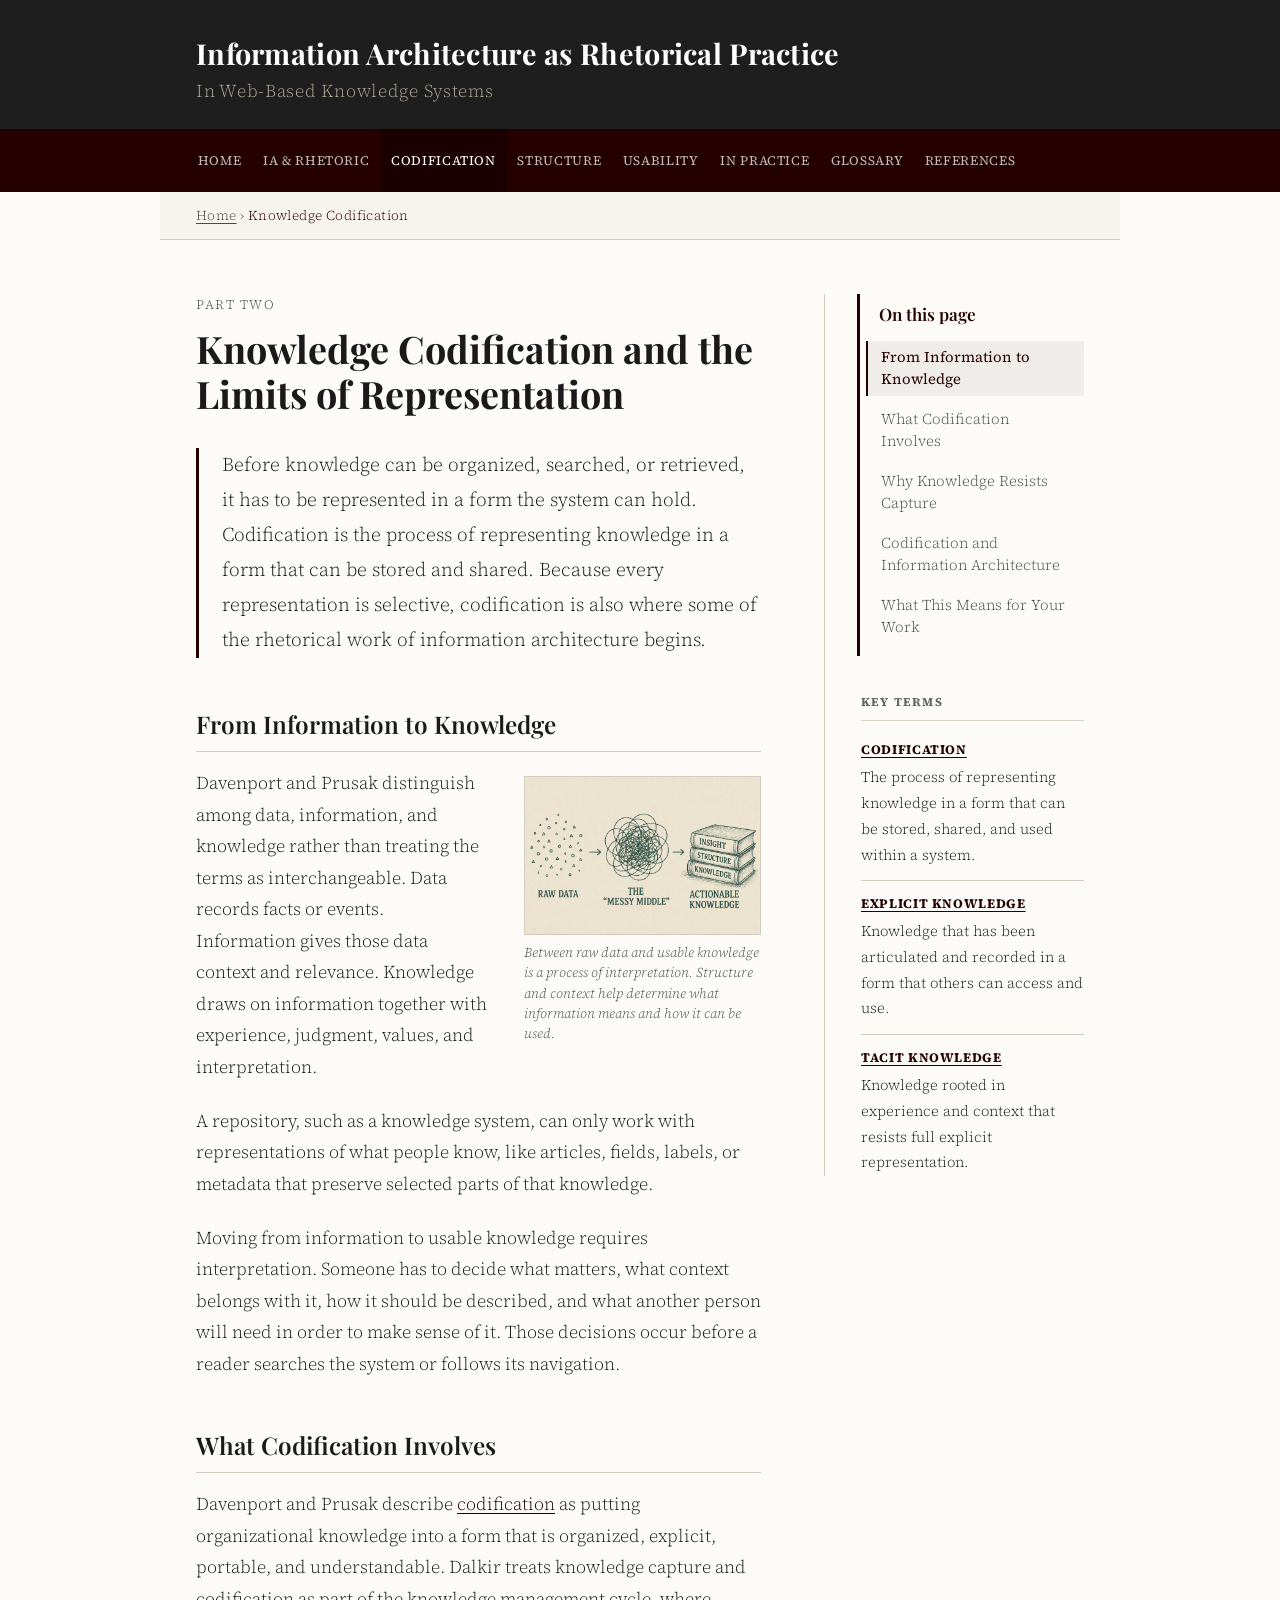
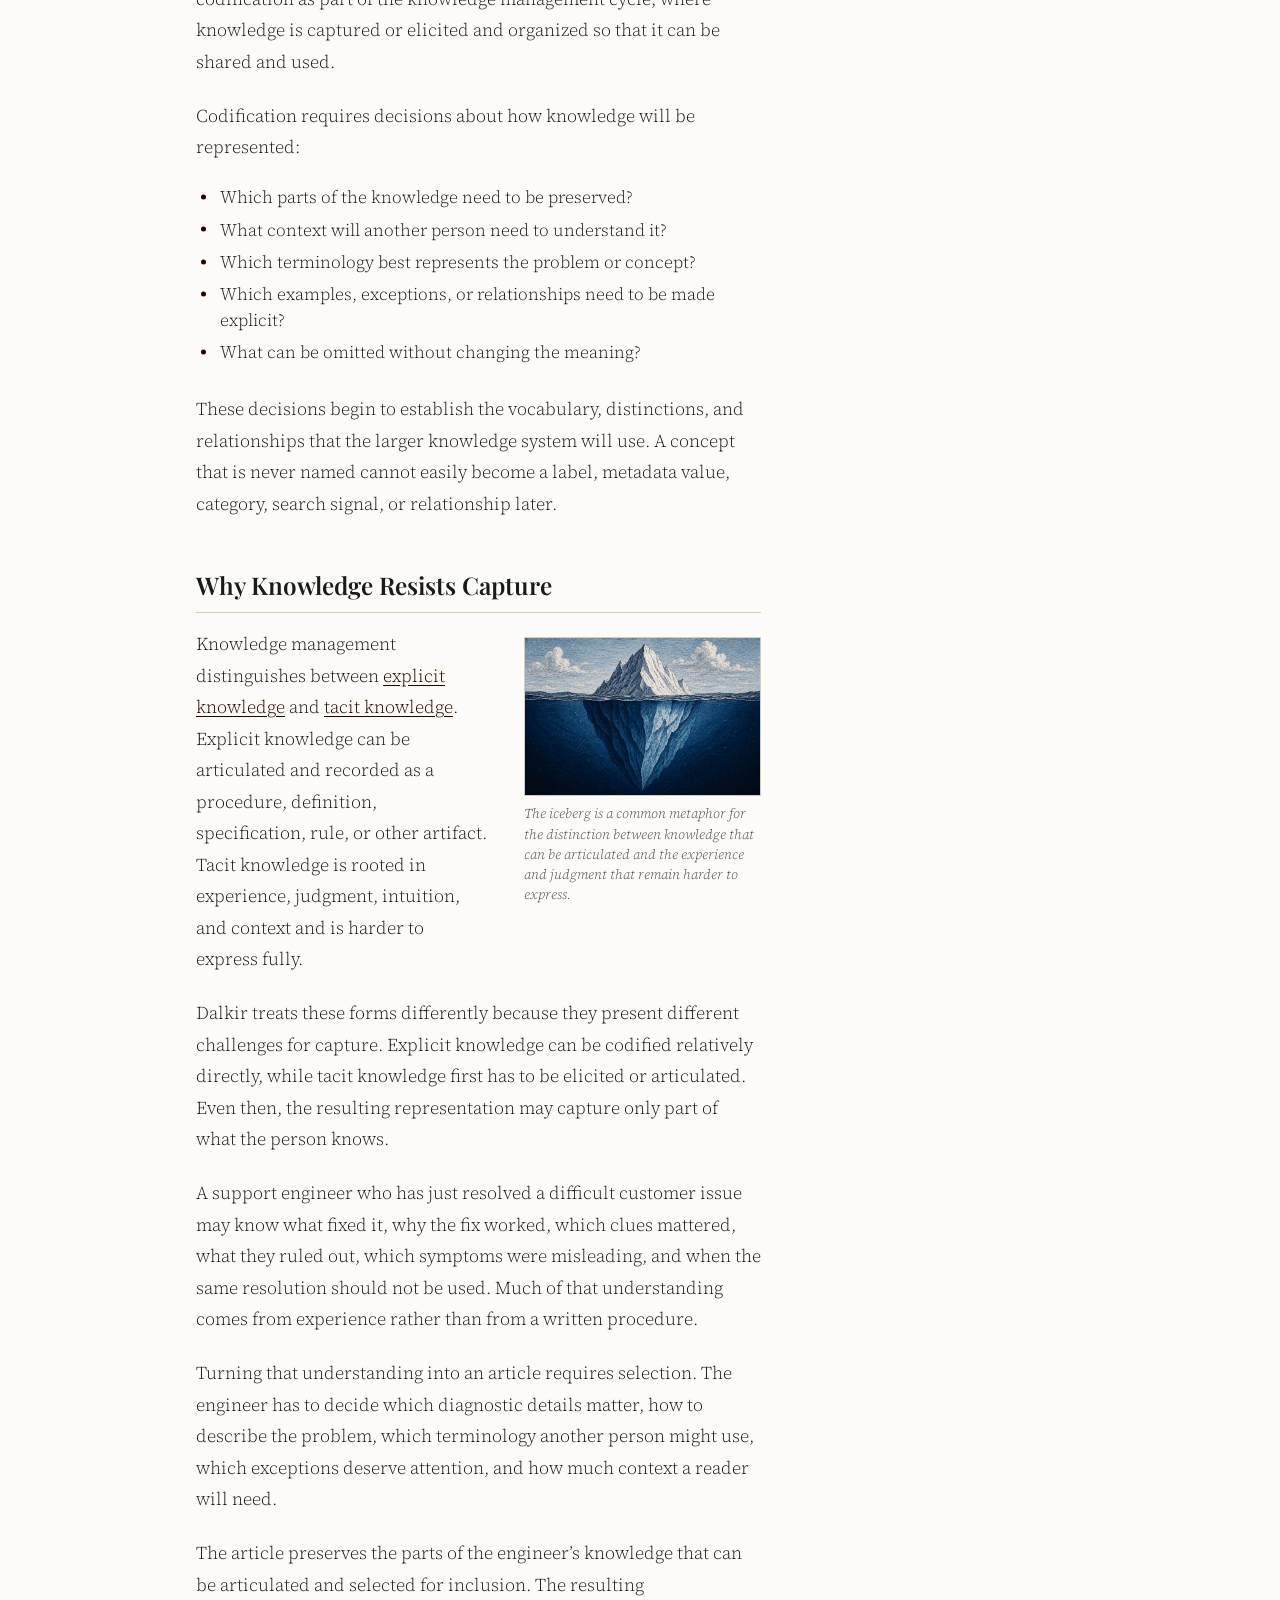
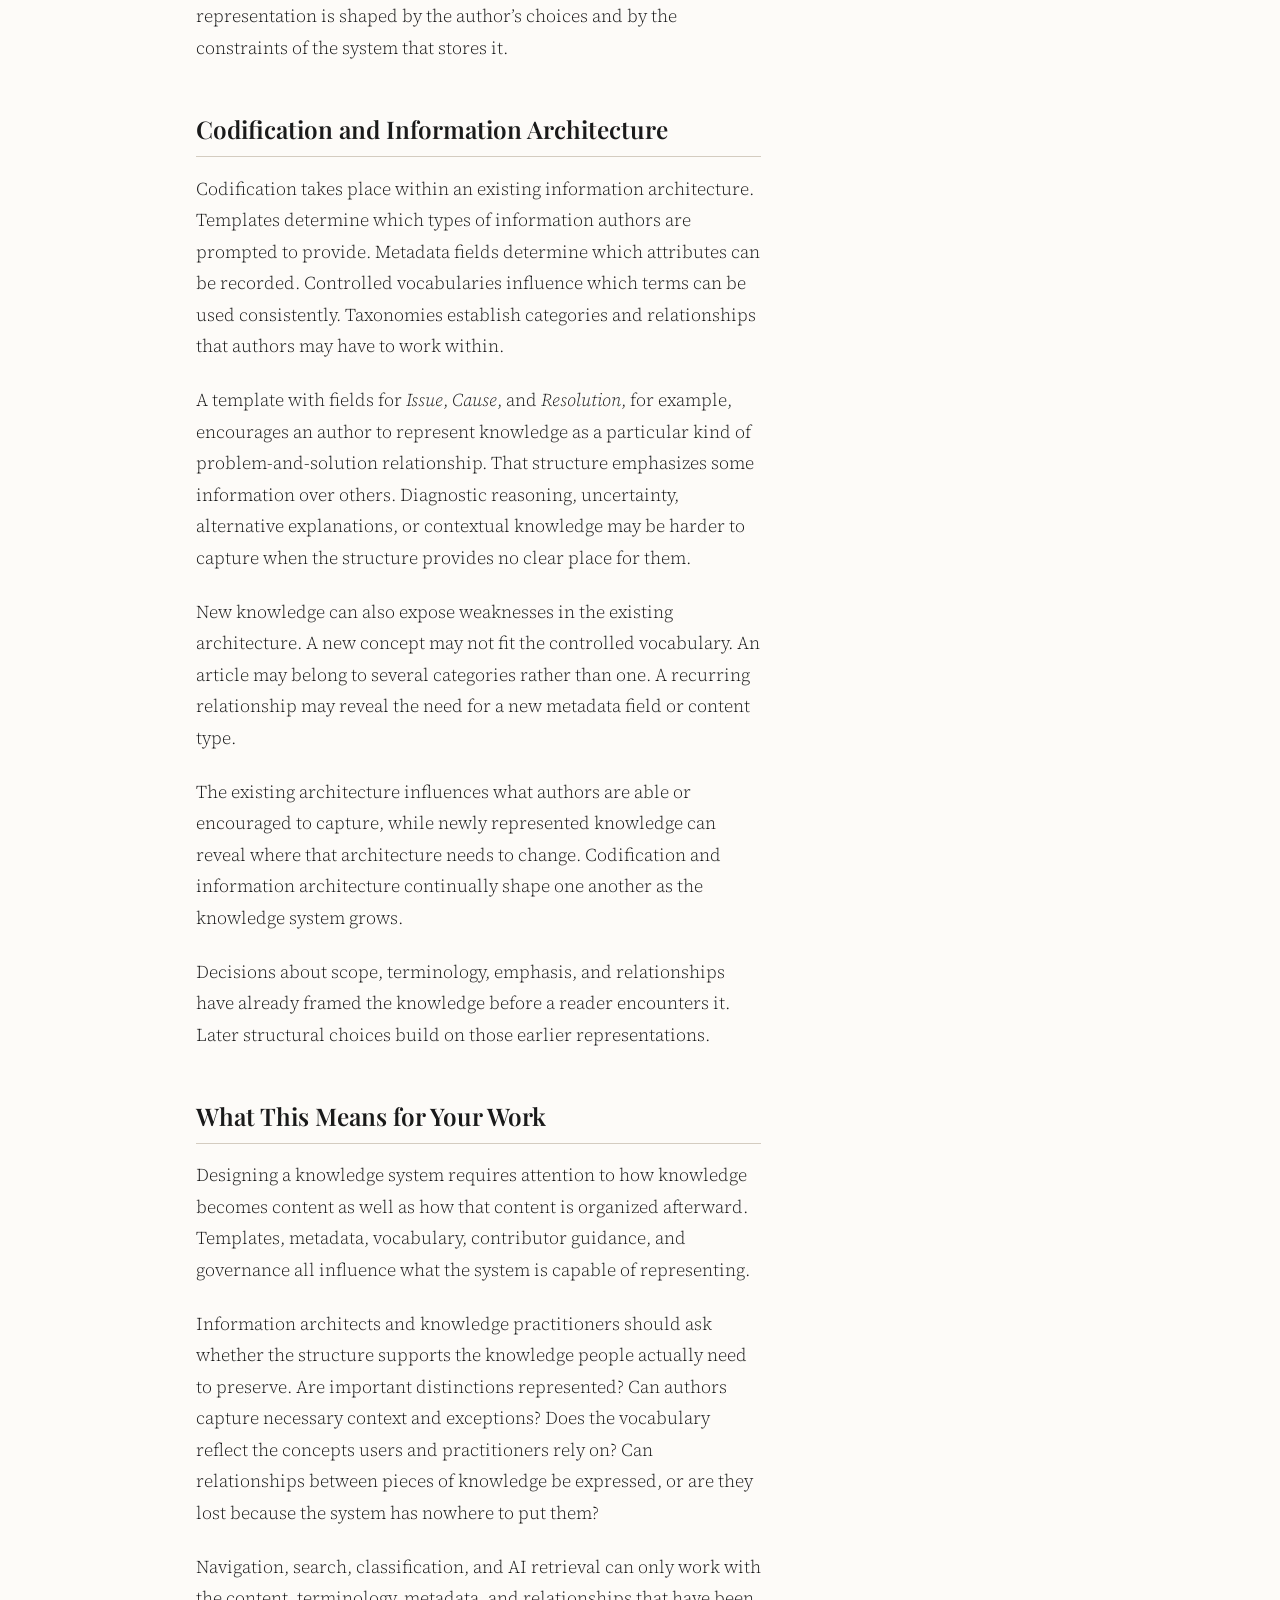
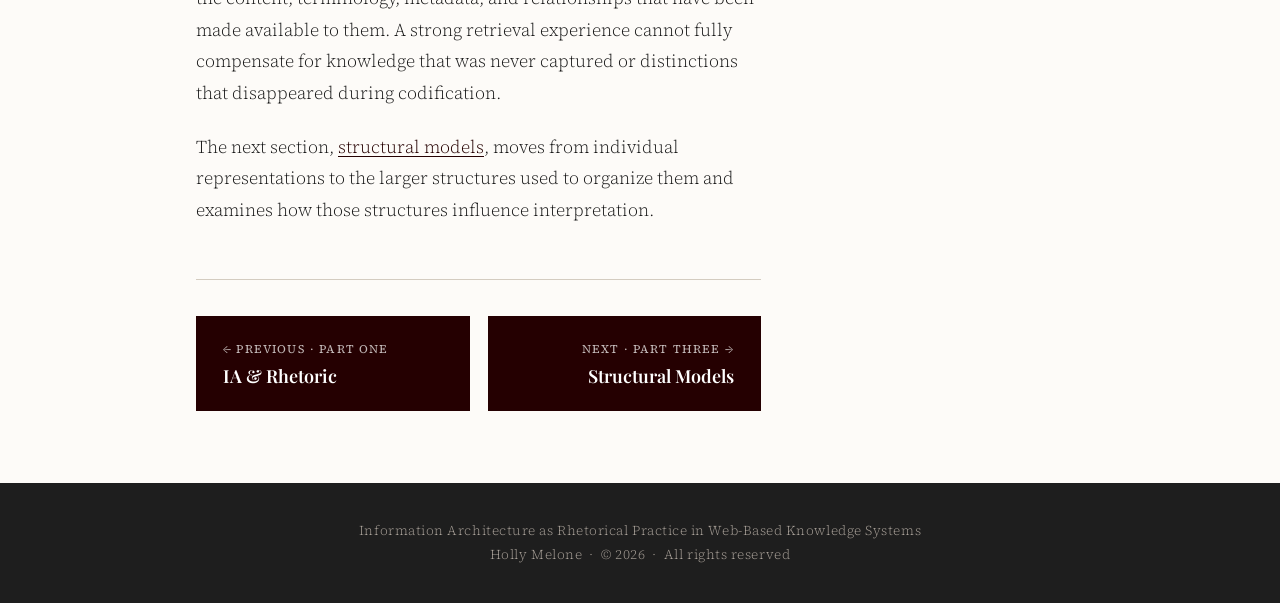
<file: knowledge-codification.html>
<!DOCTYPE html>
<html lang="en">
<head>
  <meta charset="UTF-8">
  <meta name="viewport" content="width=device-width, initial-scale=1.0">
  <meta name="description" content="How knowledge becomes representable content, what is lost through codification, and how those choices shape information architecture in web-based knowledge systems.">
  <meta name="author" content="Holly Melone">
  <meta name="copyright" content="© 2026. All rights reserved.">
  <title>Knowledge Codification | Information Architecture as Rhetorical Practice</title>
  <link rel="stylesheet" href="style.css">
</head>
<body>
  <a class="skip-link" href="#main-content">Skip to main content</a>

  <header id="site-header">
    <div class="header-inner">
      <a class="site-title" href="index.html">Information Architecture as Rhetorical Practice</a>
      <p class="site-subtitle">In Web-Based Knowledge Systems</p>
    </div>
  </header>

  <nav id="main-nav" aria-label="Main navigation">
    <ul>
      <li><a href="index.html">Home</a></li>
      <li><a href="ia-and-rhetoric.html">IA &amp; Rhetoric</a></li>
      <li><a href="knowledge-codification.html" class="active">Codification</a></li>
      <li><a href="structural-models.html">Structure</a></li>
      <li><a href="usability-trust.html">Usability</a></li>
      <li><a href="ia-demo.html">In Practice</a></li>
      <li><a href="glossary.html">Glossary</a></li>
      <li><a href="works-cited.html">References</a></li>
    </ul>
  </nav>

  <nav class="breadcrumbs" aria-label="Breadcrumb">
    <a href="index.html">Home</a> &rsaquo; <span>Knowledge Codification</span>
  </nav>

  <div class="page-wrap">
    <main id="main-content">
      <p class="section-label">Part Two</p>
      <h1>Knowledge Codification and the Limits of Representation</h1>

      <p class="lede">
        Before knowledge can be organized, searched, or retrieved, it has to be represented in a form the system can hold. Codification is the process of representing knowledge in a form that can be stored and shared. Because every representation is selective, codification is also where some of the rhetorical work of information architecture begins.
      </p>

      <h2 id="information-to-knowledge">From Information to Knowledge</h2>

      <div class="clearfix">
        <figure class="float-right">
          <img
            src="images/information.png"
            alt="Diagram showing raw data passing through a messy middle of insight, structure, and understanding to become actionable knowledge">
          <figcaption>
            Between raw data and usable knowledge is a process of interpretation. Structure and context help determine what information means and how it can be used.
          </figcaption>
        </figure>

        <p>
          Davenport and Prusak distinguish among data, information, and knowledge rather than treating the terms as interchangeable. Data records facts or events. Information gives those data context and relevance. Knowledge draws on information together with experience, judgment, values, and interpretation.
        </p>

        <p>
          A repository, such as a knowledge system, can only work with representations of what people know, like articles, fields, labels, or metadata that preserve selected parts of that knowledge.
        </p>

        <p>
          Moving from information to usable knowledge requires interpretation. Someone has to decide what matters, what context belongs with it, how it should be described, and what another person will need in order to make sense of it. Those decisions occur before a reader searches the system or follows its navigation.
        </p>
      </div>

      <h2 id="what-codification-does">What Codification Involves</h2>

      <p>
        Davenport and Prusak describe <a href="glossary.html#codification">codification</a> as putting organizational knowledge into a form that is organized, explicit, portable, and understandable. Dalkir treats knowledge capture and codification as part of the knowledge management cycle, where knowledge is captured or elicited and organized so that it can be shared and used.
      </p>

      <p>
        Codification requires decisions about how knowledge will be represented:
      </p>

      <ul class="content-list">
        <li>Which parts of the knowledge need to be preserved?</li>
        <li>What context will another person need to understand it?</li>
        <li>Which terminology best represents the problem or concept?</li>
        <li>Which examples, exceptions, or relationships need to be made explicit?</li>
        <li>What can be omitted without changing the meaning?</li>
      </ul>

      <p>
        These decisions begin to establish the vocabulary, distinctions, and relationships that the larger knowledge system will use. A concept that is never named cannot easily become a label, metadata value, category, search signal, or relationship later.
      </p>

      <h2 id="the-tacitexplicit-distinction">Why Knowledge Resists Capture</h2>

      <div class="clearfix">
        <figure class="float-right">
          <img
            src="images/iceberg.png"
            alt="Iceberg illustrating explicit knowledge above the surface and tacit knowledge below"
            width="320"
            height="213">
          <figcaption>
            The iceberg is a common metaphor for the distinction between knowledge that can be articulated and the experience and judgment that remain harder to express.
          </figcaption>
        </figure>

        <p>
          Knowledge management distinguishes between
          <a href="glossary.html#explicit-knowledge">explicit knowledge</a> and
          <a href="glossary.html#tacit-knowledge">tacit knowledge</a>.
          Explicit knowledge can be articulated and recorded as a procedure, definition, specification, rule, or other artifact. Tacit knowledge is rooted in experience, judgment, intuition, and context and is harder to express fully.
        </p>

        <p>
          Dalkir treats these forms differently because they present different challenges for capture. Explicit knowledge can be codified relatively directly, while tacit knowledge first has to be elicited or articulated. Even then, the resulting representation may capture only part of what the person knows.
        </p>

        <p>
          A support engineer who has just resolved a difficult customer issue may know what fixed it, why the fix worked, which clues mattered, what they ruled out, which symptoms were misleading, and when the same resolution should not be used. Much of that understanding comes from experience rather than from a written procedure.
        </p>

        <p>
          Turning that understanding into an article requires selection. The engineer has to decide which diagnostic details matter, how to describe the problem, which terminology another person might use, which exceptions deserve attention, and how much context a reader will need.
        </p>

        <p>
          The article preserves the parts of the engineer&rsquo;s knowledge that can be articulated and selected for inclusion. The resulting representation is shaped by the author&rsquo;s choices and by the constraints of the system that stores it.
        </p>
      </div>

      <h2 id="codification-and-ia">Codification and Information Architecture</h2>

      <p>
        Codification takes place within an existing information architecture. Templates determine which types of information authors are prompted to provide. Metadata fields determine which attributes can be recorded. Controlled vocabularies influence which terms can be used consistently. Taxonomies establish categories and relationships that authors may have to work within.
      </p>

      <p>
        A template with fields for <em>Issue</em>, <em>Cause</em>, and <em>Resolution</em>, for example, encourages an author to represent knowledge as a particular kind of problem-and-solution relationship. That structure emphasizes some information over others. Diagnostic reasoning, uncertainty, alternative explanations, or contextual knowledge may be harder to capture when the structure provides no clear place for them.
      </p>

      <p>
        New knowledge can also expose weaknesses in the existing architecture. A new concept may not fit the controlled vocabulary. An article may belong to several categories rather than one. A recurring relationship may reveal the need for a new metadata field or content type.
      </p>

      <p>
        The existing architecture influences what authors are able or encouraged to capture, while newly represented knowledge can reveal where that architecture needs to change. Codification and information architecture continually shape one another as the knowledge system grows.
      </p>

      <p>
        Decisions about scope, terminology, emphasis, and relationships have already framed the knowledge before a reader encounters it. Later structural choices build on those earlier representations.
      </p>

      <h2 id="design-implications">What This Means for Your Work</h2>

      <p>
        Designing a knowledge system requires attention to how knowledge becomes content as well as how that content is organized afterward. Templates, metadata, vocabulary, contributor guidance, and governance all influence what the system is capable of representing.
      </p>

      <p>
        Information architects and knowledge practitioners should ask whether the structure supports the knowledge people actually need to preserve. Are important distinctions represented? Can authors capture necessary context and exceptions? Does the vocabulary reflect the concepts users and practitioners rely on? Can relationships between pieces of knowledge be expressed, or are they lost because the system has nowhere to put them?
      </p>

      <p>
        Navigation, search, classification, and AI retrieval can only work with the content, terminology, metadata, and relationships that have been made available to them. A strong retrieval experience cannot fully compensate for knowledge that was never captured or distinctions that disappeared during codification.
      </p>

      <p>
        The next section, <a href="structural-models.html">structural models</a>, moves from individual representations to the larger structures used to organize them and examines how those structures influence interpretation.
      </p>

      <div class="article-pagination">
        <a class="pagination-prev" href="ia-and-rhetoric.html">
          <span class="pagination-direction">&larr; Previous &middot; Part One</span>
          <span class="pagination-title">IA &amp; Rhetoric</span>
        </a>

        <a class="pagination-next" href="structural-models.html">
          <span class="pagination-direction">Next &middot; Part Three &rarr;</span>
          <span class="pagination-title">Structural Models</span>
        </a>
      </div>
    </main>

    <aside class="sidebar" aria-label="Page sidebar">
      <nav class="toc" aria-label="On this page">
        <p class="toc-heading">On this page</p>

        <ul>
          <li><a href="#information-to-knowledge">From Information to Knowledge</a></li>
          <li><a href="#what-codification-does">What Codification Involves</a></li>
          <li><a href="#the-tacitexplicit-distinction">Why Knowledge Resists Capture</a></li>
          <li><a href="#codification-and-ia">Codification and Information Architecture</a></li>
          <li><a href="#design-implications">What This Means for Your Work</a></li>
        </ul>
      </nav>

      <div class="sidebar-section">
        <h4>Key Terms</h4>

        <div class="key-term-ref">
          <strong><a href="glossary.html#codification">Codification</a></strong>
          The process of representing knowledge in a form that can be stored, shared, and used within a system.
        </div>

        <div class="key-term-ref">
          <strong><a href="glossary.html#explicit-knowledge">Explicit Knowledge</a></strong>
          Knowledge that has been articulated and recorded in a form that others can access and use.
        </div>

        <div class="key-term-ref">
          <strong><a href="glossary.html#tacit-knowledge">Tacit Knowledge</a></strong>
          Knowledge rooted in experience and context that resists full explicit representation.
        </div>
      </div>
    </aside>
  </div>

  <footer>
    <p>Information Architecture as Rhetorical Practice in Web-Based Knowledge Systems</p>
    <p>Holly Melone &nbsp;·&nbsp; © 2026 &nbsp;·&nbsp; All rights reserved</p>
  </footer>

  <script src="scroll-spy.js" defer></script>
</body>
</html>
</file>
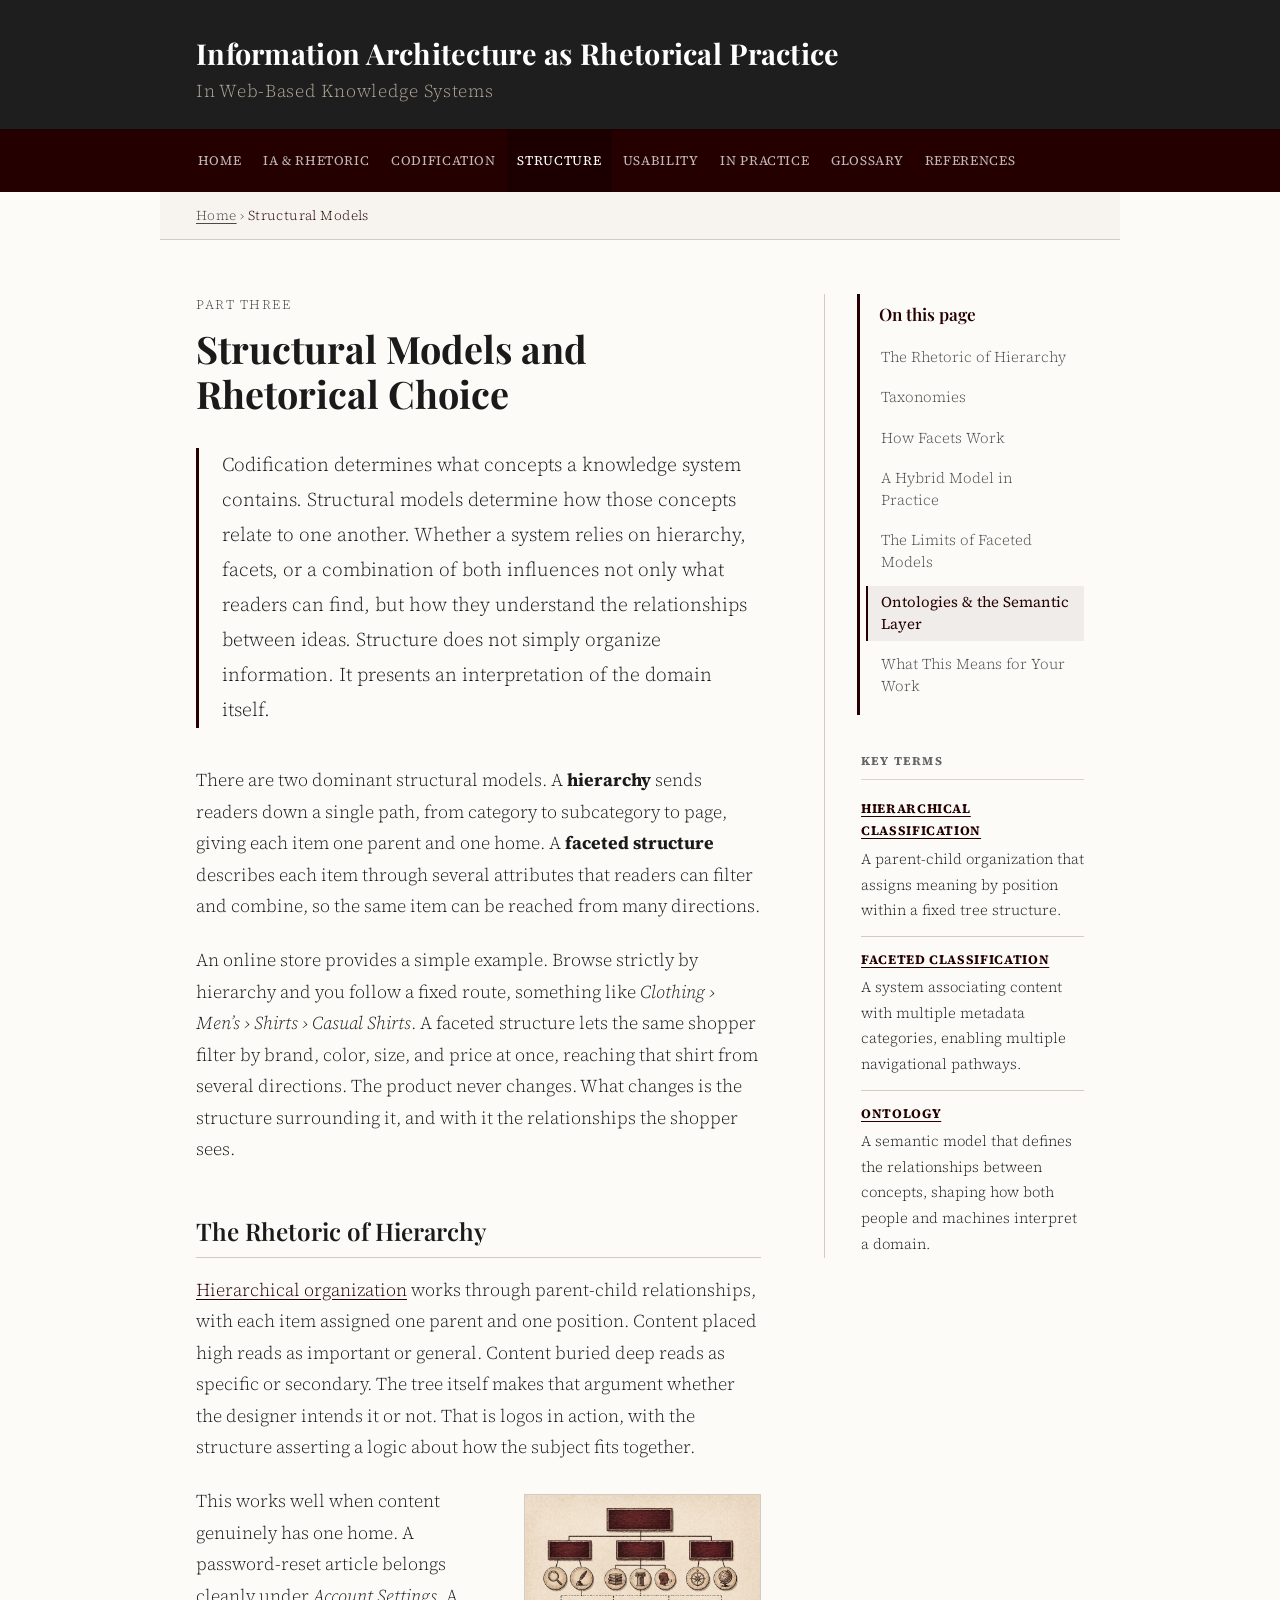
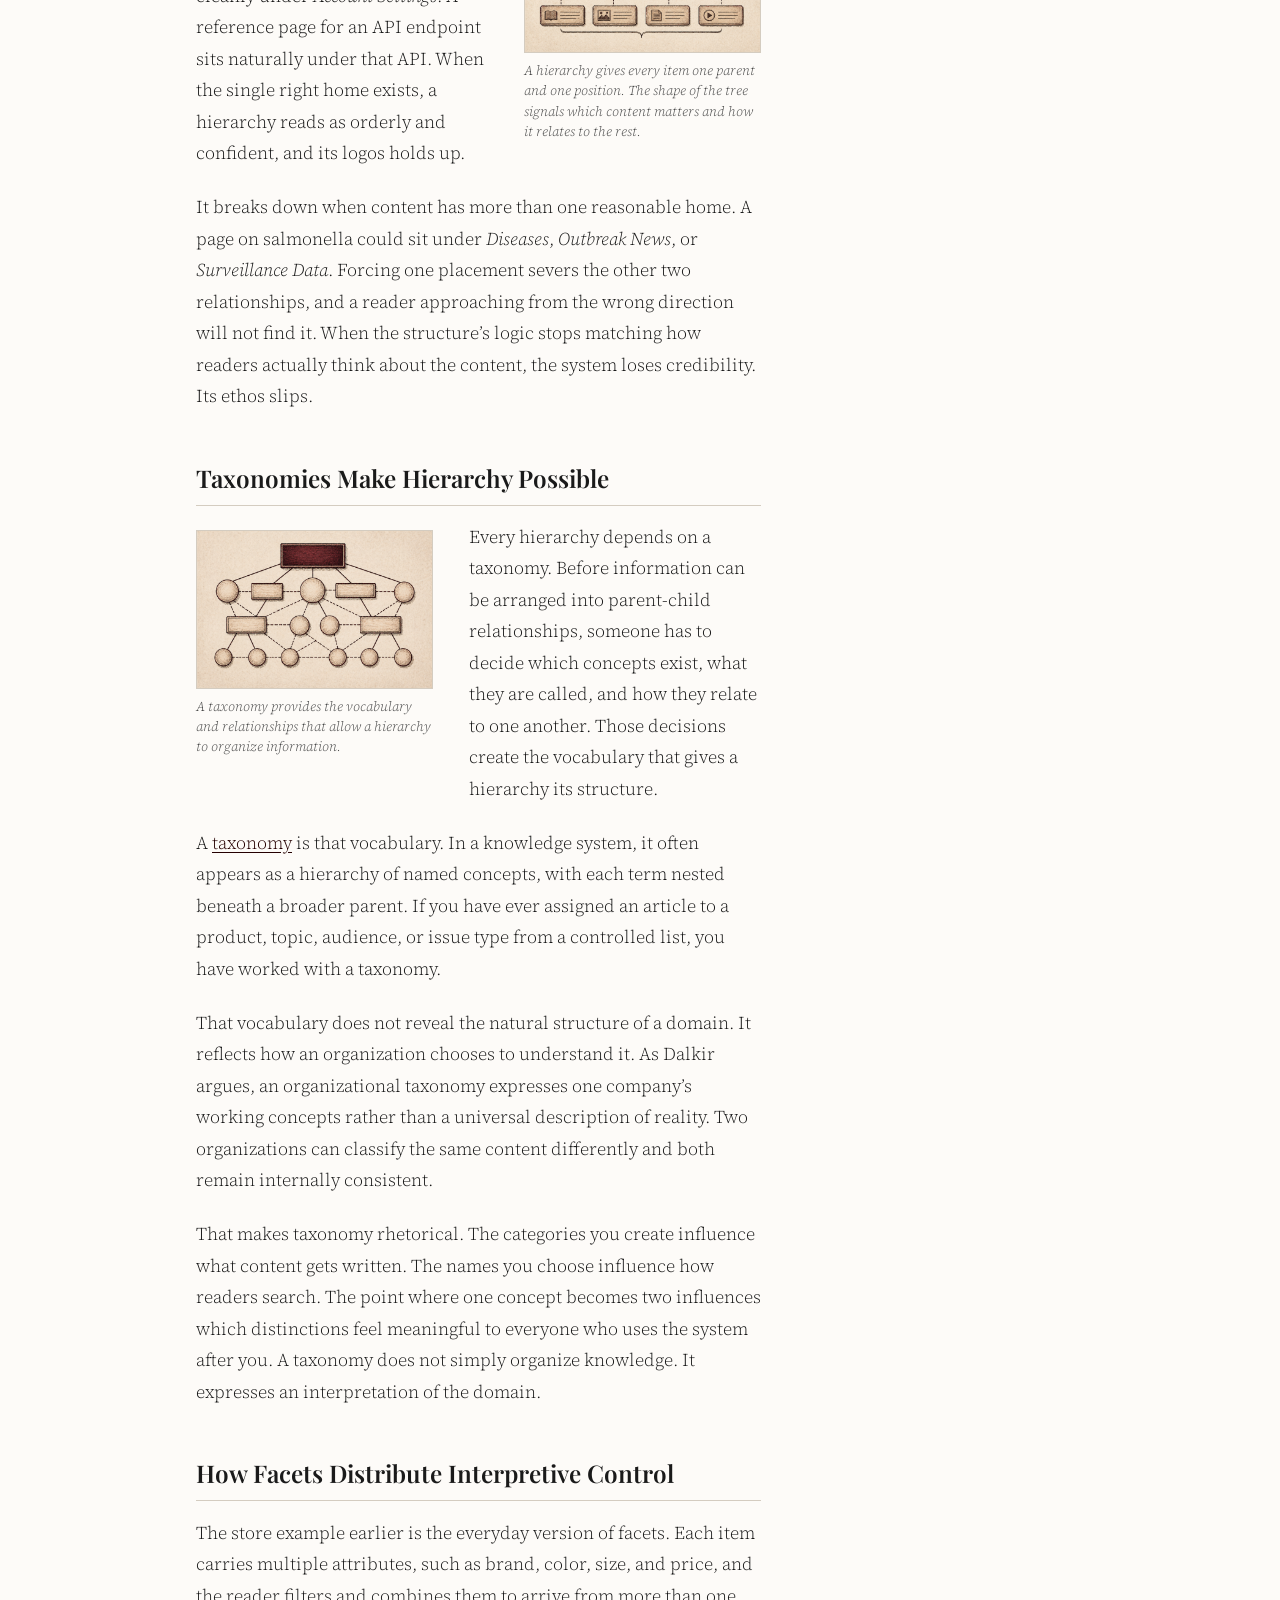
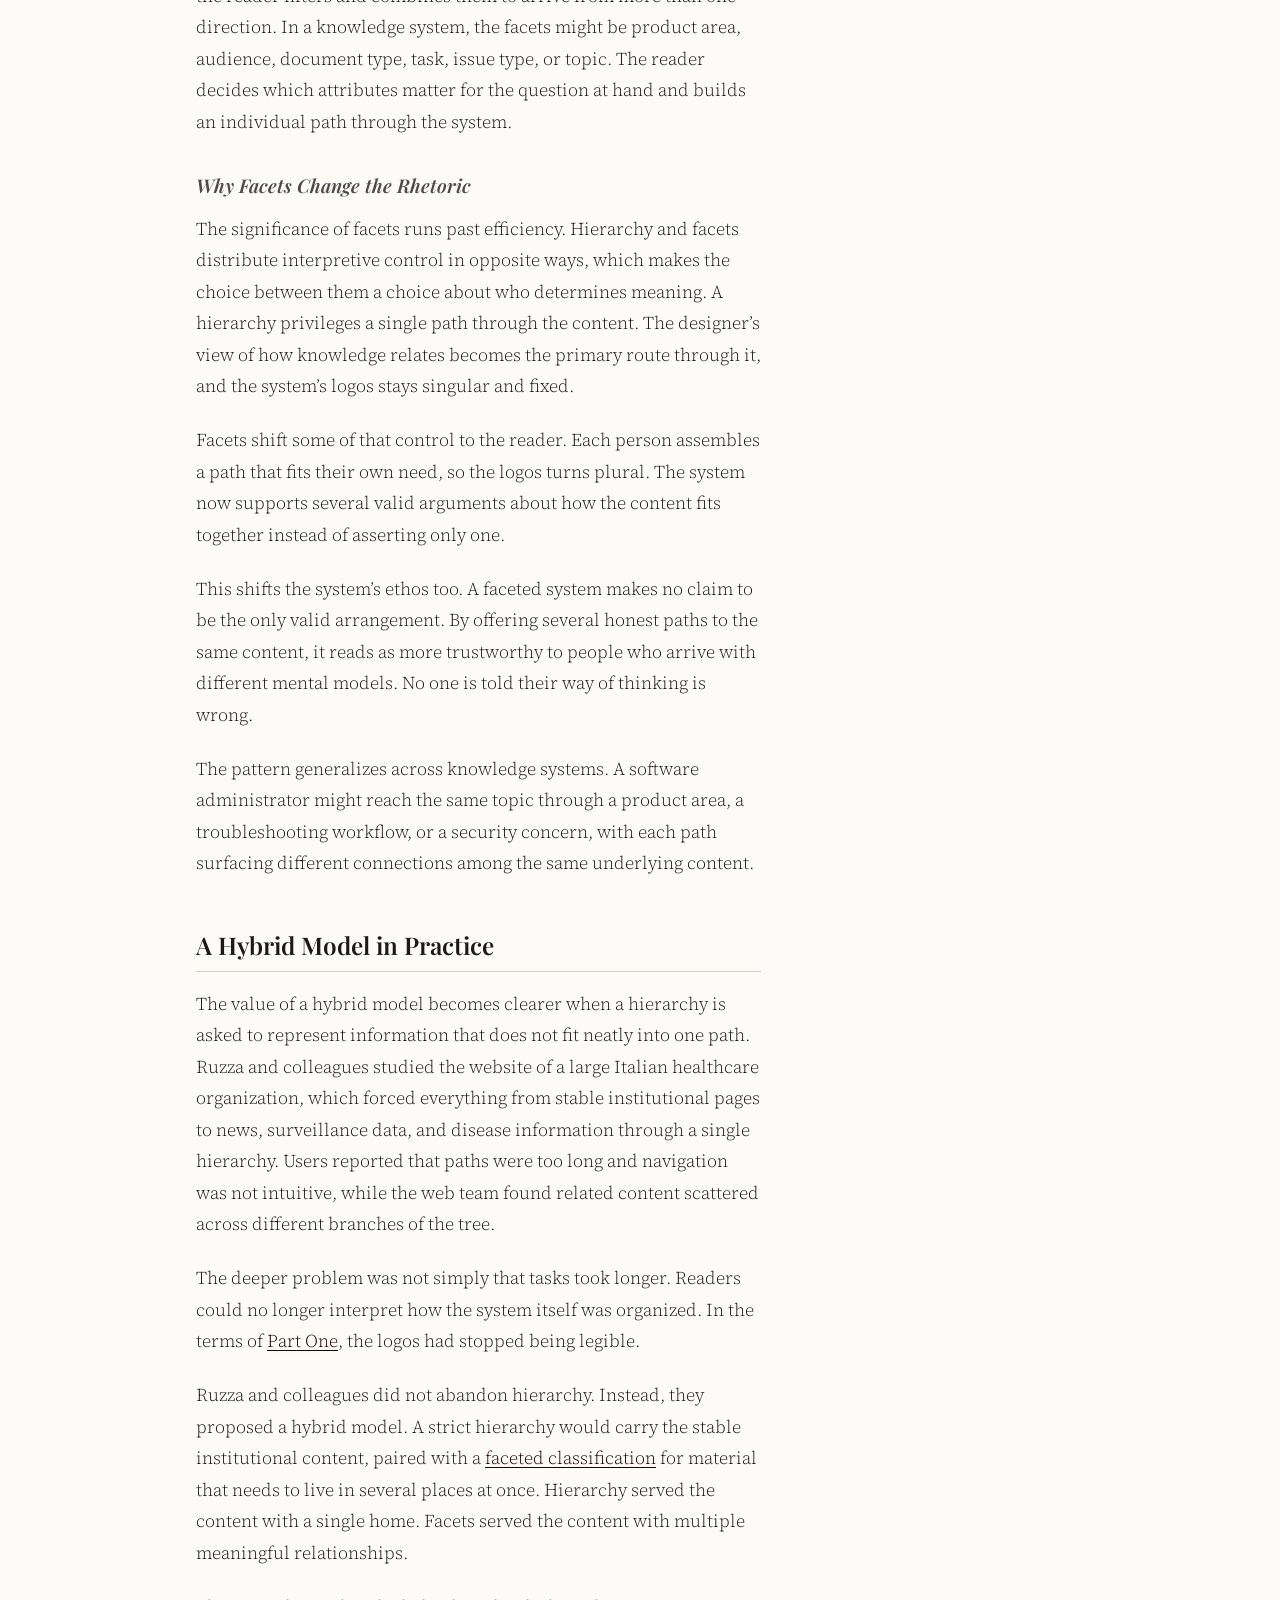
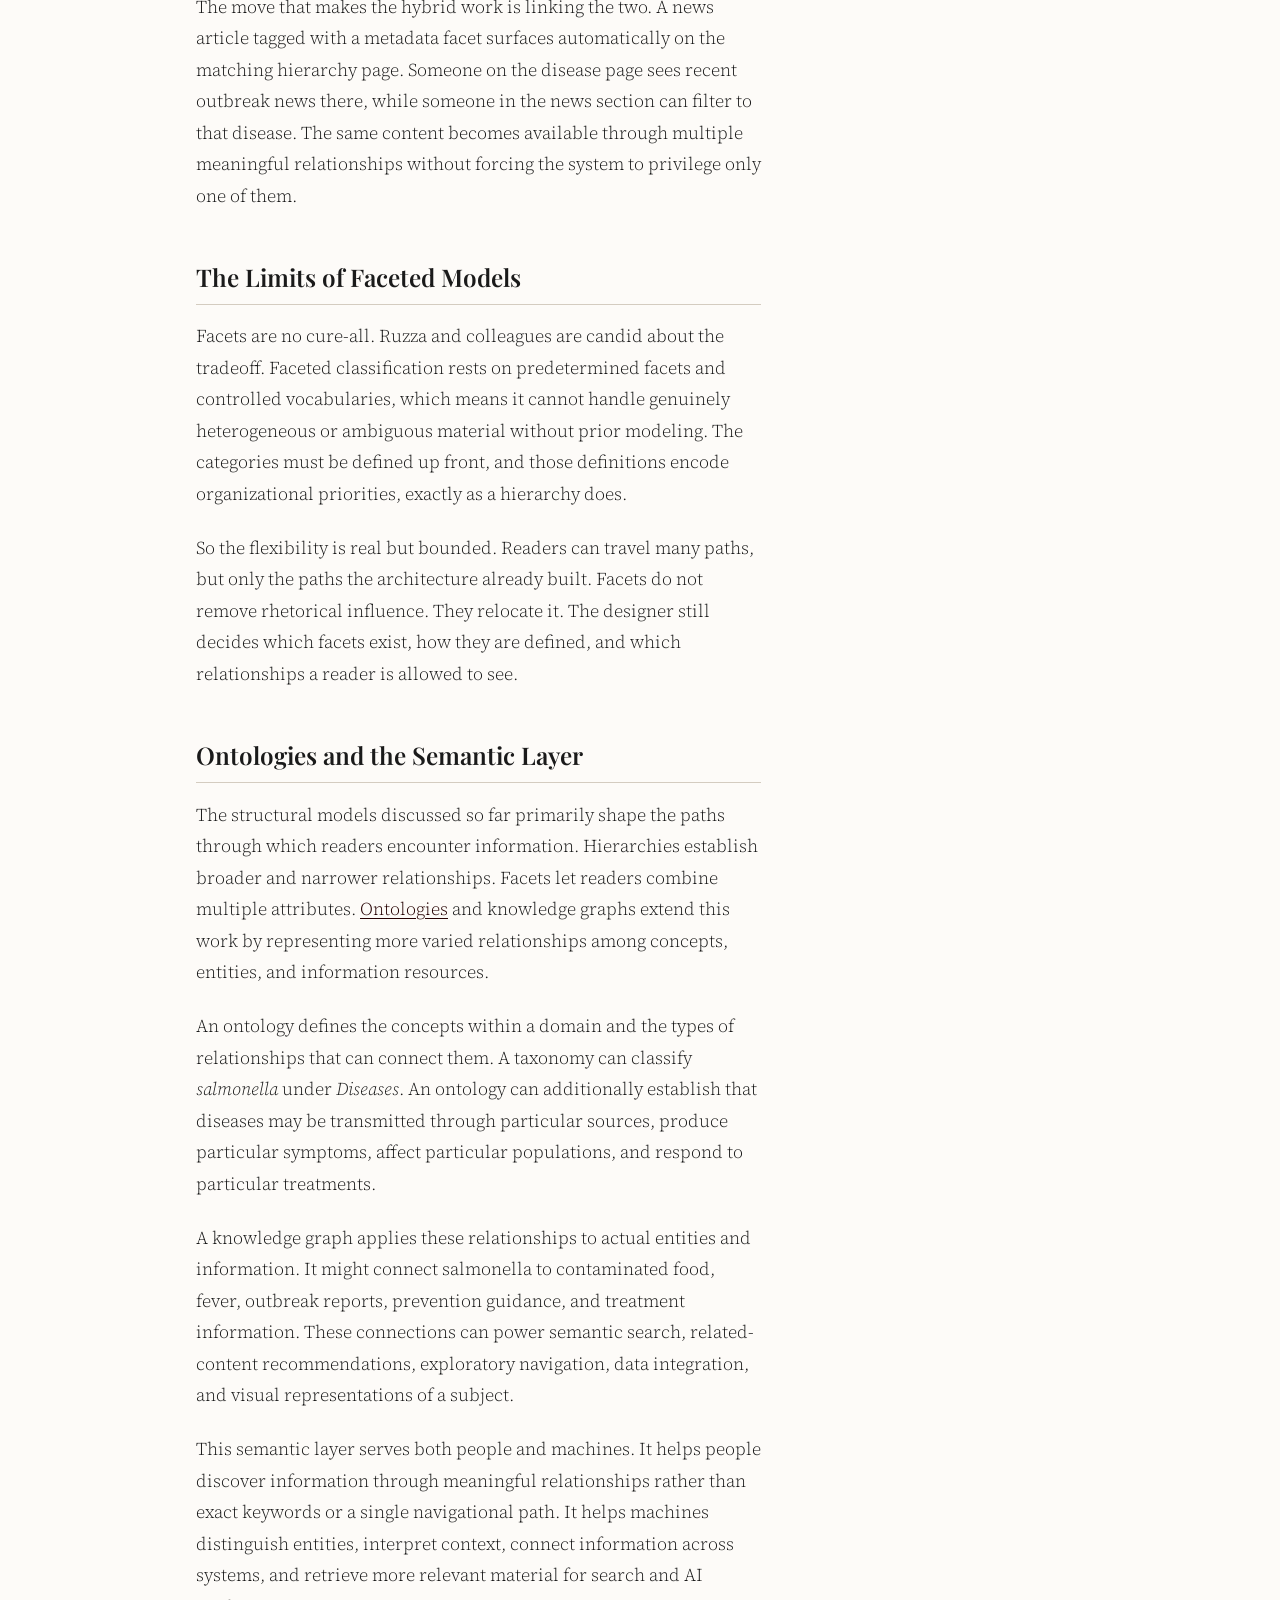
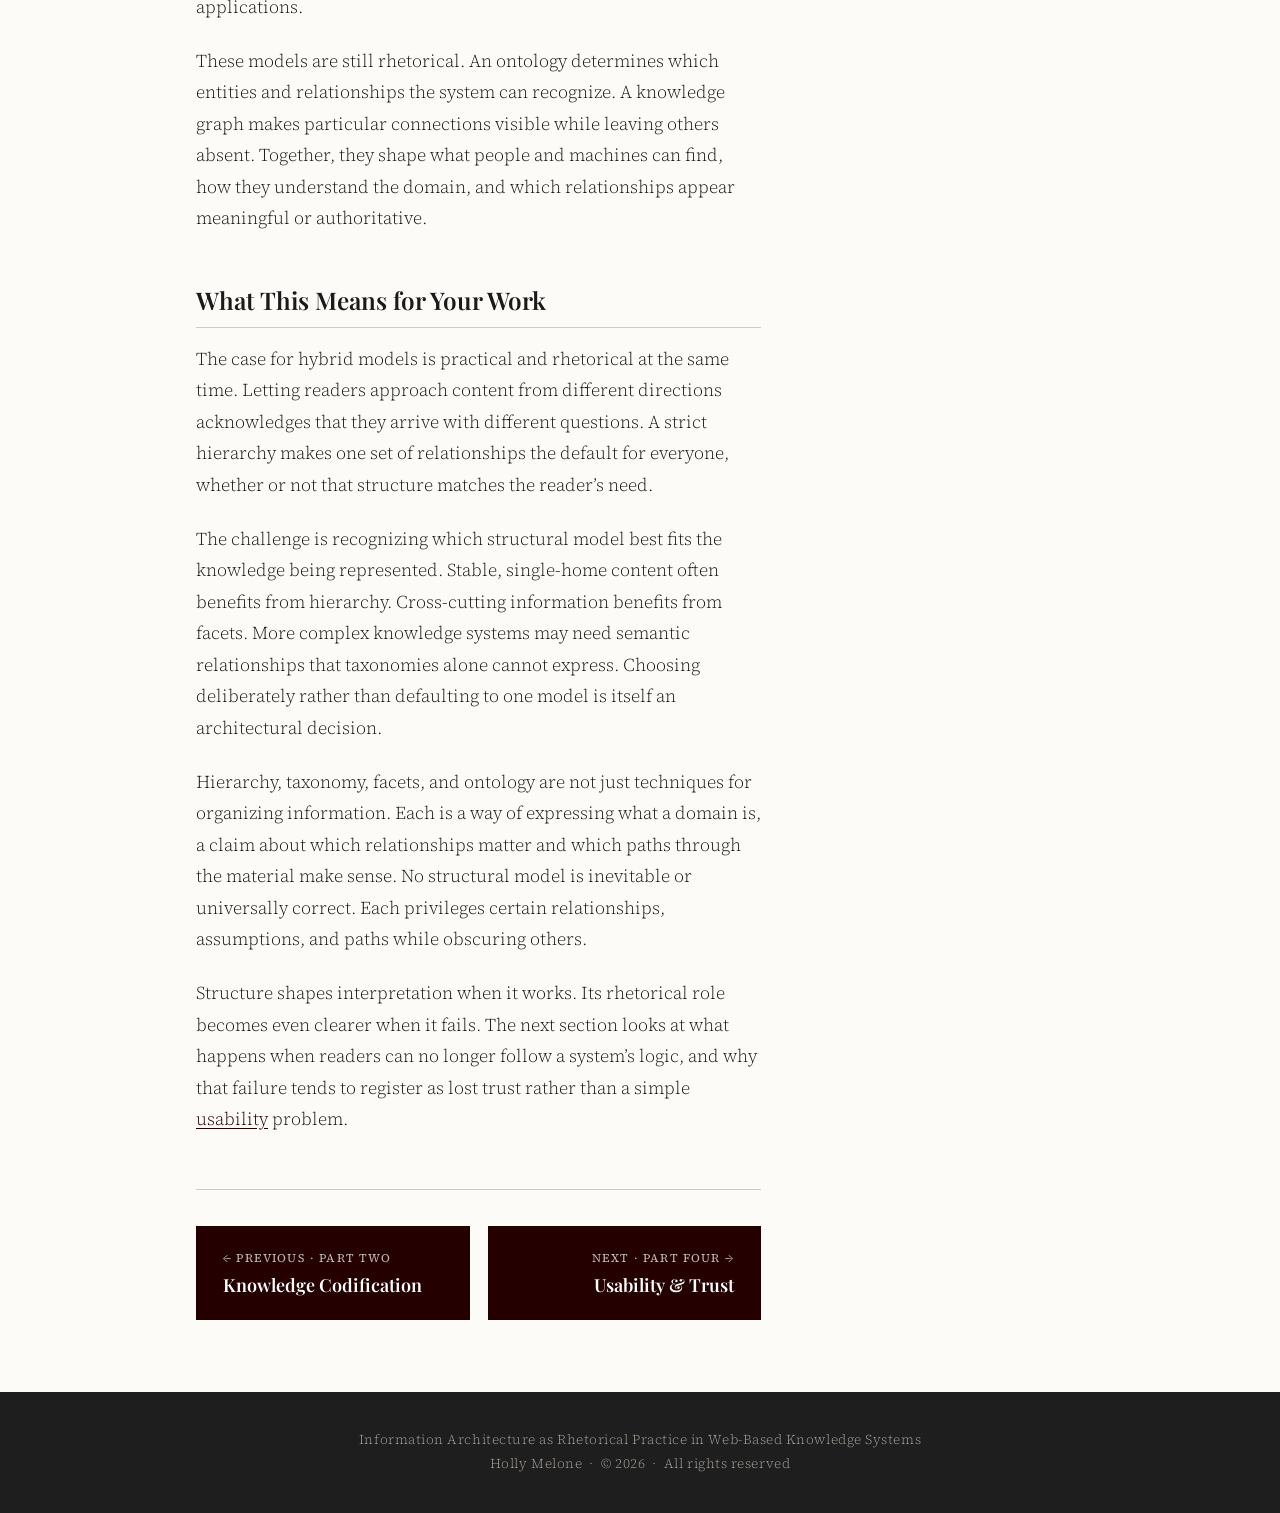
<file: structural-models.html>
<!DOCTYPE html>
<html lang="en">
<head>
  <meta charset="UTF-8">
  <meta name="viewport" content="width=device-width, initial-scale=1.0">
  <meta name="description" content="A comparative analysis of hierarchical and faceted classification systems, using a complex healthcare organization's website as a case study.">
  <meta name="author" content="Holly Melone">
  <meta name="copyright" content="© 2026. All rights reserved.">
  <title>Structural Models — Information Architecture as Rhetorical Practice</title>
  <link rel="stylesheet" href="style.css">
</head>
<body>
  <a class="skip-link" href="#main-content">Skip to main content</a>

  <header id="site-header">
    <div class="header-inner">
      <a class="site-title" href="index.html">Information Architecture as Rhetorical Practice</a>
      <p class="site-subtitle">In Web-Based Knowledge Systems</p>
    </div>
  </header>

  <nav id="main-nav" aria-label="Main navigation">
    <ul>
      <li><a href="index.html">Home</a></li>
      <li><a href="ia-and-rhetoric.html">IA &amp; Rhetoric</a></li>
      <li><a href="knowledge-codification.html">Codification</a></li>
      <li><a href="structural-models.html" class="active">Structure</a></li>
      <li><a href="usability-trust.html">Usability</a></li>
      <li><a href="ia-demo.html">In Practice</a></li>
      <li><a href="glossary.html">Glossary</a></li>
      <li><a href="works-cited.html">References</a></li>
    </ul>
  </nav>

  <nav class="breadcrumbs" aria-label="Breadcrumb">
    <a href="index.html">Home</a> &rsaquo; <span>Structural Models</span>
  </nav>

  <div class="page-wrap">
    <main id="main-content">
  <p class="section-label">Part Three</p>
  <h1>Structural Models and Rhetorical Choice</h1>

  <p class="lede">Codification determines what concepts a knowledge system contains. Structural models determine how those concepts relate to one another. Whether a system relies on hierarchy, facets, or a combination of both influences not only what readers can find, but how they understand the relationships between ideas. Structure does not simply organize information. It presents an interpretation of the domain itself.</p>

  <p>There are two dominant structural models. A <strong>hierarchy</strong> sends readers down a single path, from category to subcategory to page, giving each item one parent and one home. A <strong>faceted structure</strong> describes each item through several attributes that readers can filter and combine, so the same item can be reached from many directions.</p>

  <p>An online store provides a simple example. Browse strictly by hierarchy and you follow a fixed route, something like <em>Clothing &rsaquo; Men&rsquo;s &rsaquo; Shirts &rsaquo; Casual Shirts</em>. A faceted structure lets the same shopper filter by brand, color, size, and price at once, reaching that shirt from several directions. The product never changes. What changes is the structure surrounding it, and with it the relationships the shopper sees.</p>

  <h2 id="the-rhetoric-of-hierarchy">The Rhetoric of Hierarchy</h2>

  <p><a href="glossary.html#hierarchical-classification">Hierarchical organization</a> works through parent-child relationships, with each item assigned one parent and one position. Content placed high reads as important or general. Content buried deep reads as specific or secondary. The tree itself makes that argument whether the designer intends it or not. That is logos in action, with the structure asserting a logic about how the subject fits together.</p>

  <div class="clearfix">
    <figure class="float-right">
      <img src="images/tree.png" alt="Vintage-style hierarchical tree diagram with a root node, branching categories, and icon-labeled subcategories, illustrating how hierarchy assigns every item one parent and one position">
      <figcaption>A hierarchy gives every item one parent and one position. The shape of the tree signals which content matters and how it relates to the rest.</figcaption>
    </figure>

    <p>This works well when content genuinely has one home. A password-reset article belongs cleanly under <em>Account Settings</em>. A reference page for an API endpoint sits naturally under that API. When the single right home exists, a hierarchy reads as orderly and confident, and its logos holds up.</p>

    <p>It breaks down when content has more than one reasonable home. A page on salmonella could sit under <em>Diseases</em>, <em>Outbreak News</em>, or <em>Surveillance Data</em>. Forcing one placement severs the other two relationships, and a reader approaching from the wrong direction will not find it. When the structure&rsquo;s logic stops matching how readers actually think about the content, the system loses credibility. Its ethos slips.</p>
  </div>

  <h2 id="taxonomies">Taxonomies Make Hierarchy Possible</h2>

  <div class="clearfix">
    <figure class="float-left">
      <img src="images/taxonomy.png" alt="A visual taxonomy showing concepts arranged in parent-child relationships across multiple levels" width="320" height="240">
      <figcaption>A taxonomy provides the vocabulary and relationships that allow a hierarchy to organize information.</figcaption>
    </figure>

    <p>Every hierarchy depends on a taxonomy. Before information can be arranged into parent-child relationships, someone has to decide which concepts exist, what they are called, and how they relate to one another. Those decisions create the vocabulary that gives a hierarchy its structure.</p>

    <p>A <a href="glossary.html#taxonomy">taxonomy</a> is that vocabulary. In a knowledge system, it often appears as a hierarchy of named concepts, with each term nested beneath a broader parent. If you have ever assigned an article to a product, topic, audience, or issue type from a controlled list, you have worked with a taxonomy.</p>

    <p>That vocabulary does not reveal the natural structure of a domain. It reflects how an organization chooses to understand it. As Dalkir argues, an organizational taxonomy expresses one company&rsquo;s working concepts rather than a universal description of reality. Two organizations can classify the same content differently and both remain internally consistent.</p>

    <p>That makes taxonomy rhetorical. The categories you create influence what content gets written. The names you choose influence how readers search. The point where one concept becomes two influences which distinctions feel meaningful to everyone who uses the system after you. A taxonomy does not simply organize knowledge. It expresses an interpretation of the domain.</p>
  </div>

  <h2 id="faceted-classification">How Facets Distribute Interpretive Control</h2>

  <p>The store example earlier is the everyday version of facets. Each item carries multiple attributes, such as brand, color, size, and price, and the reader filters and combines them to arrive from more than one direction. In a knowledge system, the facets might be product area, audience, document type, task, issue type, or topic. The reader decides which attributes matter for the question at hand and builds an individual path through the system.</p>

  <h3>Why Facets Change the Rhetoric</h3>

  <p>The significance of facets runs past efficiency. Hierarchy and facets distribute interpretive control in opposite ways, which makes the choice between them a choice about who determines meaning. A hierarchy privileges a single path through the content. The designer&rsquo;s view of how knowledge relates becomes the primary route through it, and the system&rsquo;s logos stays singular and fixed.</p>

  <p>Facets shift some of that control to the reader. Each person assembles a path that fits their own need, so the logos turns plural. The system now supports several valid arguments about how the content fits together instead of asserting only one.</p>

  <p>This shifts the system&rsquo;s ethos too. A faceted system makes no claim to be the only valid arrangement. By offering several honest paths to the same content, it reads as more trustworthy to people who arrive with different mental models. No one is told their way of thinking is wrong.</p>

  <p>The pattern generalizes across knowledge systems. A software administrator might reach the same topic through a product area, a troubleshooting workflow, or a security concern, with each path surfacing different connections among the same underlying content.</p>

  <h2 id="case-italian-healthcare">A Hybrid Model in Practice</h2>

  <p>The value of a hybrid model becomes clearer when a hierarchy is asked to represent information that does not fit neatly into one path. Ruzza and colleagues studied the website of a large Italian healthcare organization, which forced everything from stable institutional pages to news, surveillance data, and disease information through a single hierarchy. Users reported that paths were too long and navigation was not intuitive, while the web team found related content scattered across different branches of the tree.</p>

  <p>The deeper problem was not simply that tasks took longer. Readers could no longer interpret how the system itself was organized. In the terms of <a href="ia-and-rhetoric.html">Part One</a>, the logos had stopped being legible.</p>

  <p>Ruzza and colleagues did not abandon hierarchy. Instead, they proposed a hybrid model. A strict hierarchy would carry the stable institutional content, paired with a <a href="glossary.html#faceted-classification">faceted classification</a> for material that needs to live in several places at once. Hierarchy served the content with a single home. Facets served the content with multiple meaningful relationships.</p>

  <p>The move that makes the hybrid work is linking the two. A news article tagged with a metadata facet surfaces automatically on the matching hierarchy page. Someone on the disease page sees recent outbreak news there, while someone in the news section can filter to that disease. The same content becomes available through multiple meaningful relationships without forcing the system to privilege only one of them.</p>

  <h2 id="the-limits-of-faceted-models">The Limits of Faceted Models</h2>

  <p>Facets are no cure-all. Ruzza and colleagues are candid about the tradeoff. Faceted classification rests on predetermined facets and controlled vocabularies, which means it cannot handle genuinely heterogeneous or ambiguous material without prior modeling. The categories must be defined up front, and those definitions encode organizational priorities, exactly as a hierarchy does.</p>

  <p>So the flexibility is real but bounded. Readers can travel many paths, but only the paths the architecture already built. Facets do not remove rhetorical influence. They relocate it. The designer still decides which facets exist, how they are defined, and which relationships a reader is allowed to see.</p>

  <h2 id="ontologies">Ontologies and the Semantic Layer</h2>

  <p>
    The structural models discussed so far primarily shape the paths through
    which readers encounter information. Hierarchies establish broader and
    narrower relationships. Facets let readers combine multiple attributes.
    <a href="glossary.html#ontology">Ontologies</a> and knowledge graphs extend this work by representing more
    varied relationships among concepts, entities, and information resources.
  </p>

  <p>
    An ontology defines the concepts within a domain and the types of
    relationships that can connect them. A taxonomy can classify
    <em>salmonella</em> under <em>Diseases</em>. An ontology can additionally
    establish that diseases may be transmitted through particular sources,
    produce particular symptoms, affect particular populations, and respond
    to particular treatments.
  </p>

  <p>
    A knowledge graph applies these relationships to actual entities and
    information. It might connect salmonella to contaminated food, fever,
    outbreak reports, prevention guidance, and treatment information. These
    connections can power semantic search, related-content recommendations,
    exploratory navigation, data integration, and visual representations of
    a subject.
  </p>

  <p>
    This semantic layer serves both people and machines. It helps people
    discover information through meaningful relationships rather than exact
    keywords or a single navigational path. It helps machines distinguish
    entities, interpret context, connect information across systems, and
    retrieve more relevant material for search and AI applications.
  </p>

  <p>
    These models are still rhetorical. An ontology determines which entities
    and relationships the system can recognize. A knowledge graph makes
    particular connections visible while leaving others absent. Together,
    they shape what people and machines can find, how they understand the
    domain, and which relationships appear meaningful or authoritative.
  </p>

  <h2 id="design-implications">What This Means for Your Work</h2>

  <p>The case for hybrid models is practical and rhetorical at the same time. Letting readers approach content from different directions acknowledges that they arrive with different questions. A strict hierarchy makes one set of relationships the default for everyone, whether or not that structure matches the reader&rsquo;s need.</p>

  <p>The challenge is recognizing which structural model best fits the knowledge being represented. Stable, single-home content often benefits from hierarchy. Cross-cutting information benefits from facets. More complex knowledge systems may need semantic relationships that taxonomies alone cannot express. Choosing deliberately rather than defaulting to one model is itself an architectural decision.</p>

  <p>Hierarchy, taxonomy, facets, and ontology are not just techniques for organizing information. Each is a way of expressing what a domain is, a claim about which relationships matter and which paths through the material make sense. No structural model is inevitable or universally correct. Each privileges certain relationships, assumptions, and paths while obscuring others.</p>

  <p>Structure shapes interpretation when it works. Its rhetorical role becomes even clearer when it fails. The next section looks at what happens when readers can no longer follow a system&rsquo;s logic, and why that failure tends to register as lost trust rather than a simple <a href="usability-trust.html">usability</a> problem.</p>

  <div class="article-pagination">
    <a class="pagination-prev" href="knowledge-codification.html">
      <span class="pagination-direction">&larr; Previous &middot; Part Two</span>
      <span class="pagination-title">Knowledge Codification</span>
    </a>
    <a class="pagination-next" href="usability-trust.html">
      <span class="pagination-direction">Next &middot; Part Four &rarr;</span>
      <span class="pagination-title">Usability &amp; Trust</span>
    </a>
  </div>
</main>
    <aside class="sidebar" aria-label="Page sidebar">
      <nav class="toc" aria-label="On this page">

        <p class="toc-heading">On this page</p>

      <ul>
        <li><a href="#the-rhetoric-of-hierarchy">The Rhetoric of Hierarchy</a></li>
        <li><a href="#taxonomies">Taxonomies</a></li>
        <li><a href="#faceted-classification">How Facets Work</a></li>
        <li><a href="#case-italian-healthcare">A Hybrid Model in Practice</a></li>
        <li><a href="#the-limits-of-faceted-models">The Limits of Faceted Models</a></li>
        <li><a href="#ontologies">Ontologies &amp; the Semantic Layer</a></li>
        <li><a href="#design-implications">What This Means for Your Work</a></li>
      </ul>

      </nav>

      <div class="sidebar-section">

      <h4>Key Terms</h4>
      <div class="key-term-ref">
        <strong><a href="glossary.html#hierarchical-classification">Hierarchical Classification</a></strong>
        A parent-child organization that assigns meaning by position within a fixed tree structure.
      </div>
      <div class="key-term-ref">
        <strong><a href="glossary.html#faceted-classification">Faceted Classification</a></strong>
        A system associating content with multiple metadata categories, enabling multiple navigational pathways.
      </div>
      <div class="key-term-ref">
        <strong><a href="glossary.html#ontology">Ontology</a></strong>
        A semantic model that defines the relationships between concepts, shaping how both people and machines interpret a domain.
      </div>

      </div></aside>
  </div>

  <footer>
    <p>Information Architecture as Rhetorical Practice in Web-Based Knowledge Systems</p>
    <p>Holly Melone &nbsp;·&nbsp; © 2026 &nbsp;·&nbsp; All rights reserved</p>
  </footer>

  <script src="scroll-spy.js" defer></script>
</body>
</html>
</file>
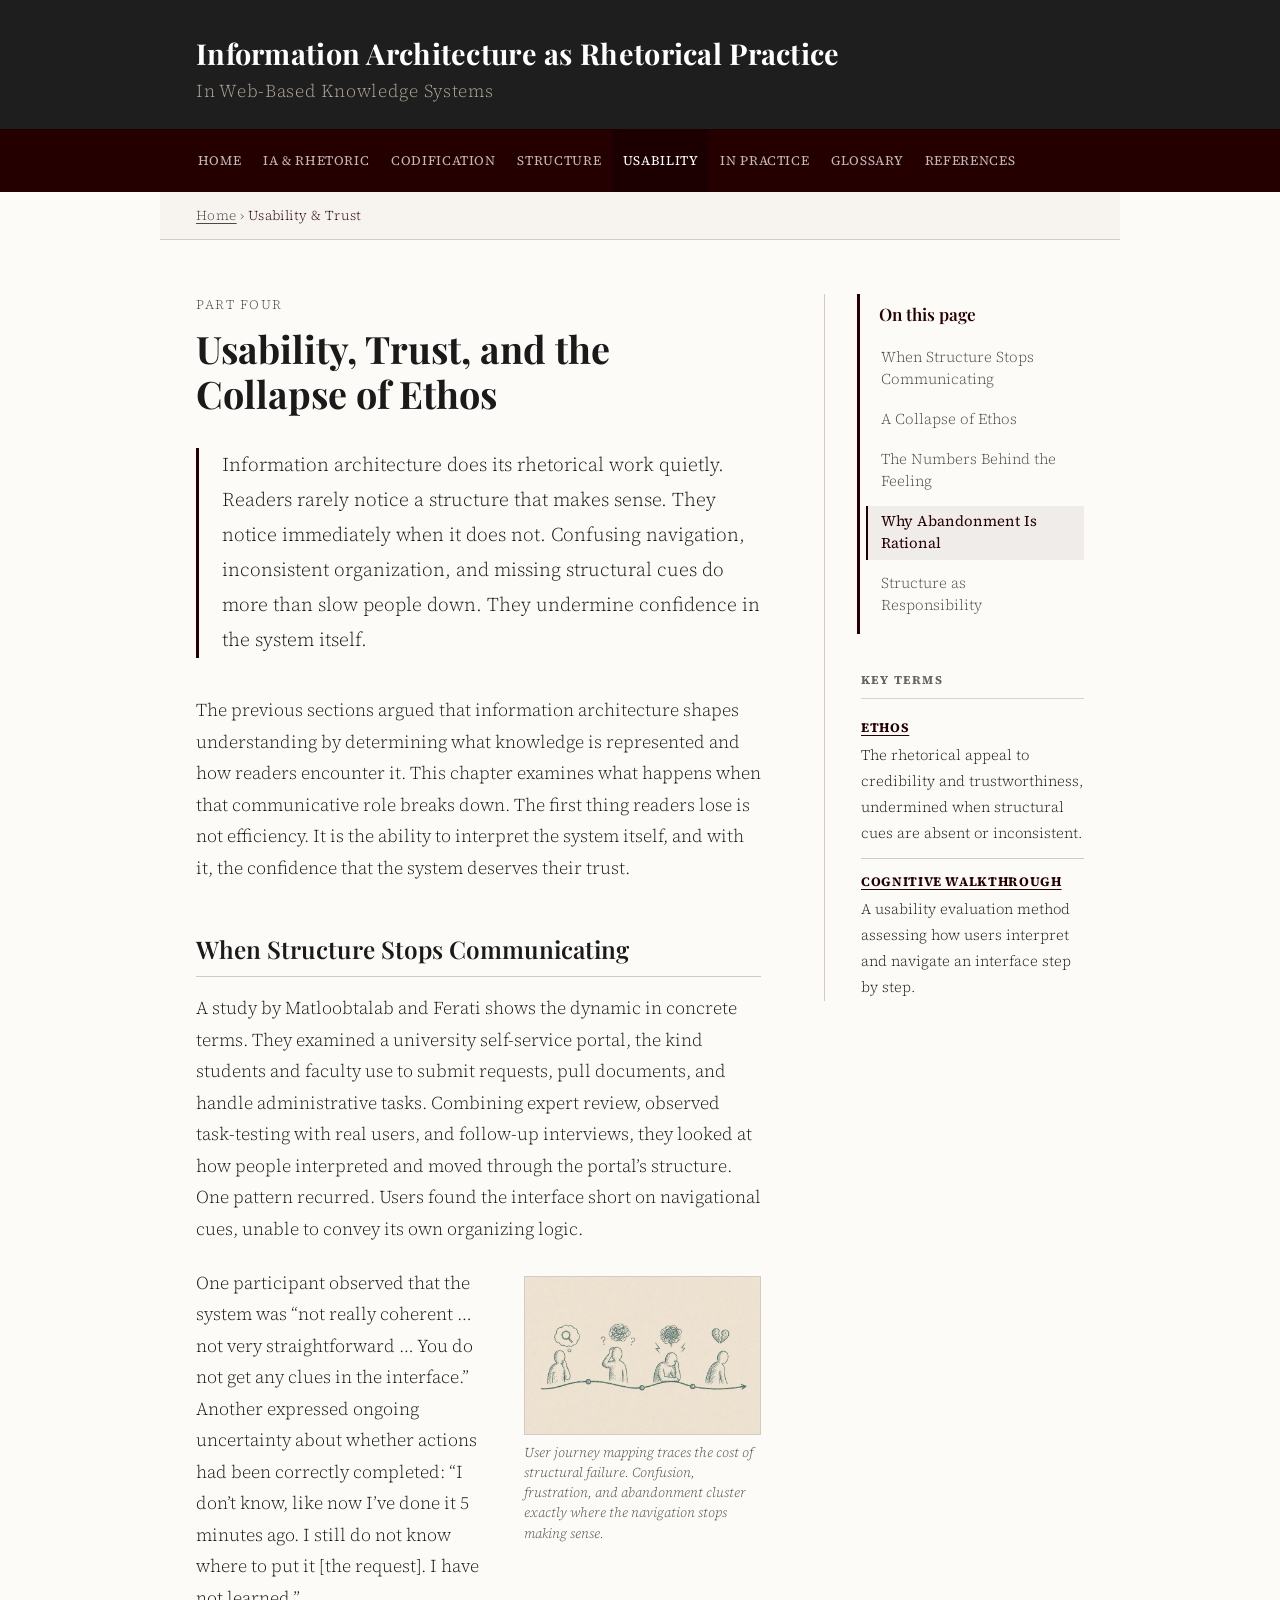
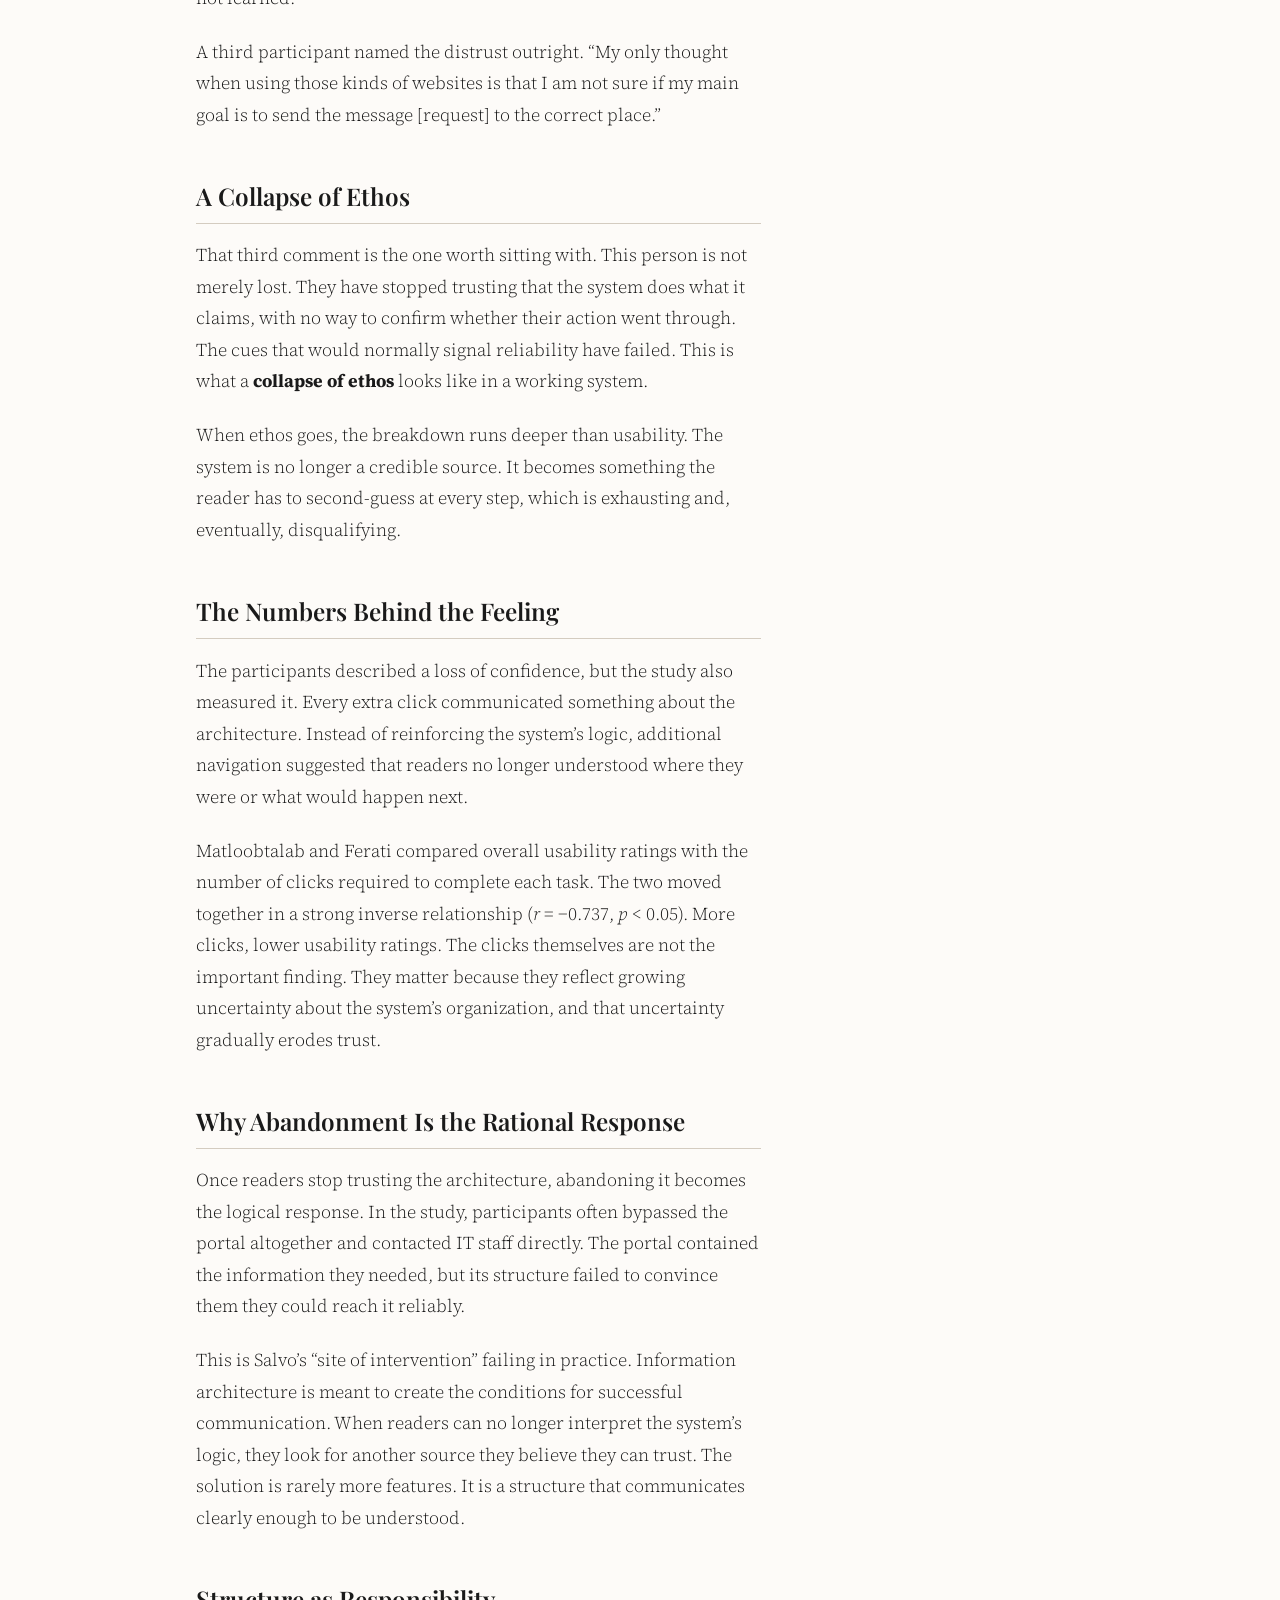
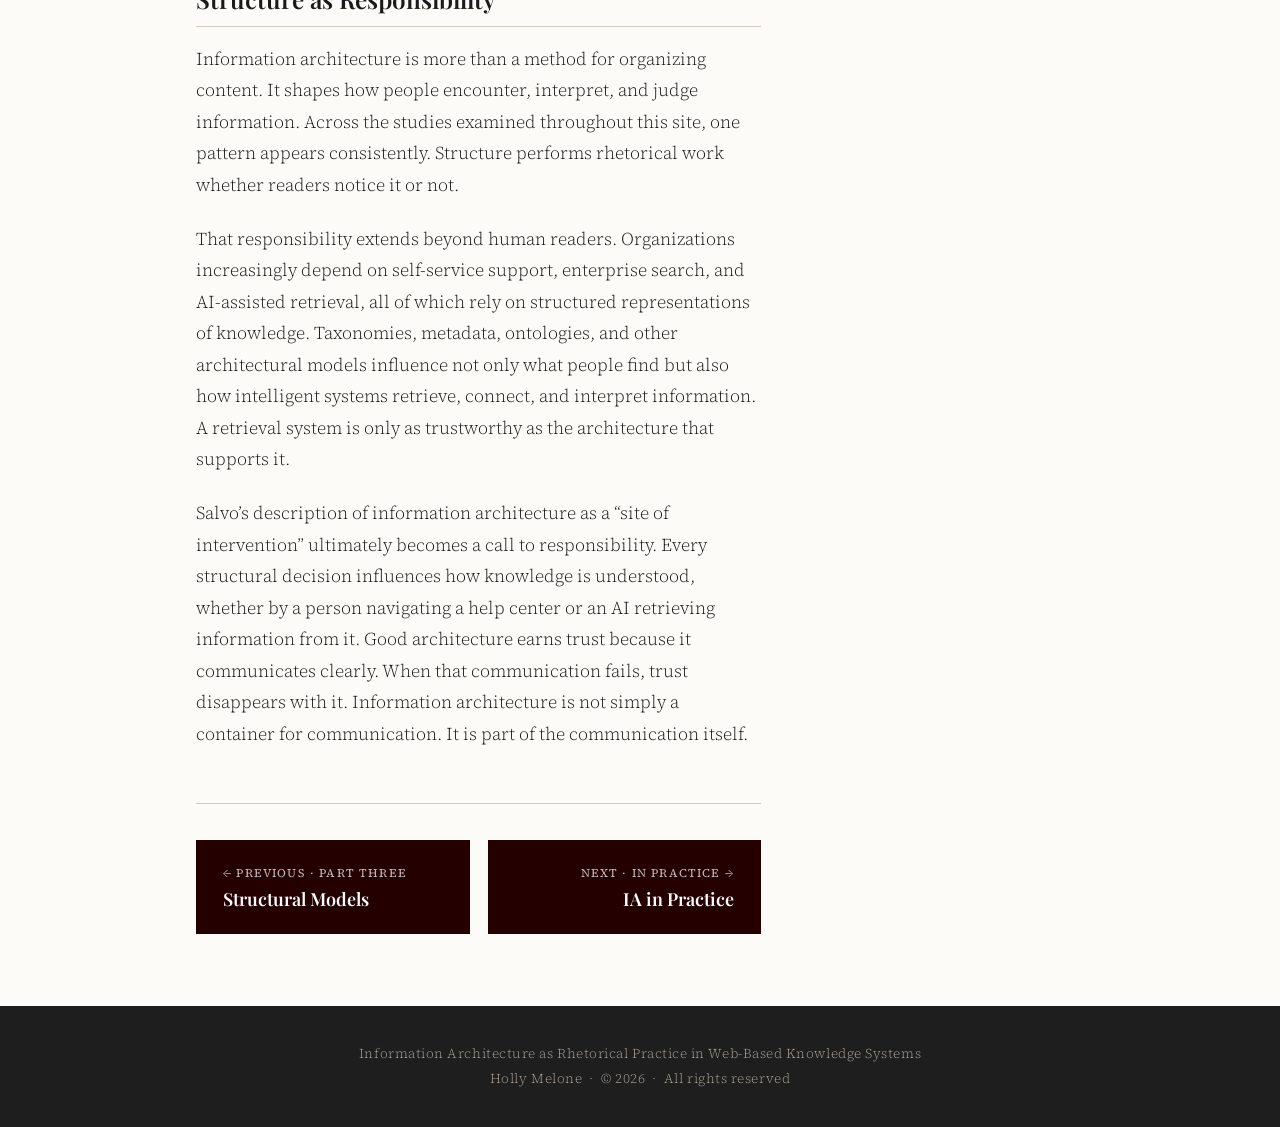
<file: usability-trust.html>
<!DOCTYPE html>
<html lang="en">
<head>
  <meta charset="UTF-8">
  <meta name="viewport" content="width=device-width, initial-scale=1.0">
  <meta name="description" content="What happens when information architecture fails, how structural breakdown produces a collapse of ethos and trust in web-based knowledge systems.">
  <meta name="author" content="Holly Melone">
  <meta name="copyright" content="© 2026. All rights reserved.">
  <title>Usability &amp; Trust — Information Architecture as Rhetorical Practice</title>
  <link rel="stylesheet" href="style.css">
</head>
<body>
  <a class="skip-link" href="#main-content">Skip to main content</a>

  <header id="site-header">
    <div class="header-inner">
      <a class="site-title" href="index.html">Information Architecture as Rhetorical Practice</a>
      <p class="site-subtitle">In Web-Based Knowledge Systems</p>
    </div>
  </header>

  <nav id="main-nav" aria-label="Main navigation">
    <ul>
      <li><a href="index.html">Home</a></li>
      <li><a href="ia-and-rhetoric.html">IA &amp; Rhetoric</a></li>
      <li><a href="knowledge-codification.html">Codification</a></li>
      <li><a href="structural-models.html">Structure</a></li>
      <li><a href="usability-trust.html" class="active">Usability</a></li>
      <li><a href="ia-demo.html">In Practice</a></li>
      <li><a href="glossary.html">Glossary</a></li>
      <li><a href="works-cited.html">References</a></li>
    </ul>
  </nav>

  <nav class="breadcrumbs" aria-label="Breadcrumb">
    <a href="index.html">Home</a> &rsaquo; <span>Usability &amp; Trust</span>
  </nav>

  <div class="page-wrap">
    <main id="main-content">
  <p class="section-label">Part Four</p>
  <h1>Usability, Trust, and the Collapse of Ethos</h1>

  <p class="lede">Information architecture does its rhetorical work quietly. Readers rarely notice a structure that makes sense. They notice immediately when it does not. Confusing navigation, inconsistent organization, and missing structural cues do more than slow people down. They undermine confidence in the system itself.</p>

  <p>The previous sections argued that information architecture shapes understanding by determining what knowledge is represented and how readers encounter it. This chapter examines what happens when that communicative role breaks down. The first thing readers lose is not efficiency. It is the ability to interpret the system itself, and with it, the confidence that the system deserves their trust.</p>

  <h2 id="when-structure-stops-communicating">When Structure Stops Communicating</h2>

  <p>A study by Matloobtalab and Ferati shows the dynamic in concrete terms. They examined a university self-service portal, the kind students and faculty use to submit requests, pull documents, and handle administrative tasks. Combining expert review, observed task-testing with real users, and follow-up interviews, they looked at how people interpreted and moved through the portal&rsquo;s structure. One pattern recurred. Users found the interface short on navigational cues, unable to convey its own organizing logic.</p>

  <div class="clearfix">
    <figure class="float-right">
      <img src="images/UX.png" alt="Sketch illustration of four figures along a timeline showing progressive confusion and disengagement, representing the collapse of trust when information architecture fails">
      <figcaption>User journey mapping traces the cost of structural failure. Confusion, frustration, and abandonment cluster exactly where the navigation stops making sense.</figcaption>
    </figure>

    <p>One participant observed that the system was &ldquo;not really coherent … not very straightforward … You do not get any clues in the interface.&rdquo; Another expressed ongoing uncertainty about whether actions had been correctly completed: &ldquo;I don&rsquo;t know, like now I&rsquo;ve done it 5 minutes ago. I still do not know where to put it [the request]. I have not learned.&rdquo;</p>

    <p>A third participant named the distrust outright. &ldquo;My only thought when using those kinds of websites is that I am not sure if my main goal is to send the message [request] to the correct place.&rdquo;</p>
  </div>

  <h2 id="a-collapse-of-ethos">A Collapse of Ethos</h2>

  <p>That third comment is the one worth sitting with. This person is not merely lost. They have stopped trusting that the system does what it claims, with no way to confirm whether their action went through. The cues that would normally signal reliability have failed. This is what a <strong>collapse of ethos</strong> looks like in a working system.</p>

  <p>When ethos goes, the breakdown runs deeper than usability. The system is no longer a credible source. It becomes something the reader has to second-guess at every step, which is exhausting and, eventually, disqualifying.</p>

  <h2 id="quantitative-confirmation">The Numbers Behind the Feeling</h2>

  <p>The participants described a loss of confidence, but the study also measured it. Every extra click communicated something about the architecture. Instead of reinforcing the system&rsquo;s logic, additional navigation suggested that readers no longer understood where they were or what would happen next.</p>

  <p>Matloobtalab and Ferati compared overall usability ratings with the number of clicks required to complete each task. The two moved together in a strong inverse relationship (<em>r</em> = &minus;0.737, <em>p</em> &lt; 0.05). More clicks, lower usability ratings. The clicks themselves are not the important finding. They matter because they reflect growing uncertainty about the system&rsquo;s organization, and that uncertainty gradually erodes trust.</p>

  <h2 id="abandonment-as-rational-response">Why Abandonment Is the Rational Response</h2>

  <p>Once readers stop trusting the architecture, abandoning it becomes the logical response. In the study, participants often bypassed the portal altogether and contacted IT staff directly. The portal contained the information they needed, but its structure failed to convince them they could reach it reliably.</p>

  <p>This is Salvo&rsquo;s &ldquo;site of intervention&rdquo; failing in practice. Information architecture is meant to create the conditions for successful communication. When readers can no longer interpret the system&rsquo;s logic, they look for another source they believe they can trust. The solution is rarely more features. It is a structure that communicates clearly enough to be understood.</p>

  <h2 id="conclusions">Structure as Responsibility</h2>

  <p>Information architecture is more than a method for organizing content. It shapes how people encounter, interpret, and judge information. Across the studies examined throughout this site, one pattern appears consistently. Structure performs rhetorical work whether readers notice it or not.</p>

  <p>That responsibility extends beyond human readers. Organizations increasingly depend on self-service support, enterprise search, and AI-assisted retrieval, all of which rely on structured representations of knowledge. Taxonomies, metadata, ontologies, and other architectural models influence not only what people find but also how intelligent systems retrieve, connect, and interpret information. A retrieval system is only as trustworthy as the architecture that supports it.</p>

  <p>Salvo&rsquo;s description of information architecture as a &ldquo;site of intervention&rdquo; ultimately becomes a call to responsibility. Every structural decision influences how knowledge is understood, whether by a person navigating a help center or an AI retrieving information from it. Good architecture earns trust because it communicates clearly. When that communication fails, trust disappears with it. Information architecture is not simply a container for communication. It is part of the communication itself.</p>

  <div class="article-pagination">
    <a class="pagination-prev" href="structural-models.html">
      <span class="pagination-direction">&larr; Previous &middot; Part Three</span>
      <span class="pagination-title">Structural Models</span>
    </a>
    <a class="pagination-next" href="ia-demo.html">
      <span class="pagination-direction">Next &middot; In Practice &rarr;</span>
      <span class="pagination-title">IA in Practice</span>
    </a>
  </div>
</main>

    <aside class="sidebar" aria-label="Page sidebar">
      <nav class="toc" aria-label="On this page">

        <p class="toc-heading">On this page</p>

        <ul>
        <li><a href="#when-structure-stops-communicating">When Structure Stops Communicating</a></li>
        <li><a href="#a-collapse-of-ethos">A Collapse of Ethos</a></li>
        <li><a href="#quantitative-confirmation">The Numbers Behind the Feeling</a></li>
        <li><a href="#abandonment-as-rational-response">Why Abandonment Is Rational</a></li>
        <li><a href="#conclusions">Structure as Responsibility</a></li>
      </ul>

      </nav>

      <div class="sidebar-section">

      <h4>Key Terms</h4>
      <div class="key-term-ref">
        <strong><a href="glossary.html#ethos">Ethos</a></strong>
        The rhetorical appeal to credibility and trustworthiness, undermined when structural cues are absent or inconsistent.
      </div>
      <div class="key-term-ref">
        <strong><a href="glossary.html#cognitive-walkthrough">Cognitive Walkthrough</a></strong>
        A usability evaluation method assessing how users interpret and navigate an interface step by step.
      </div>

      </div></aside>
  </div>

  <footer>
    <p>Information Architecture as Rhetorical Practice in Web-Based Knowledge Systems</p>
    <p>Holly Melone &nbsp;·&nbsp; © 2026 &nbsp;·&nbsp; All rights reserved</p>
  </footer>

  <script src="scroll-spy.js" defer></script>
</body>
</html>
</file>
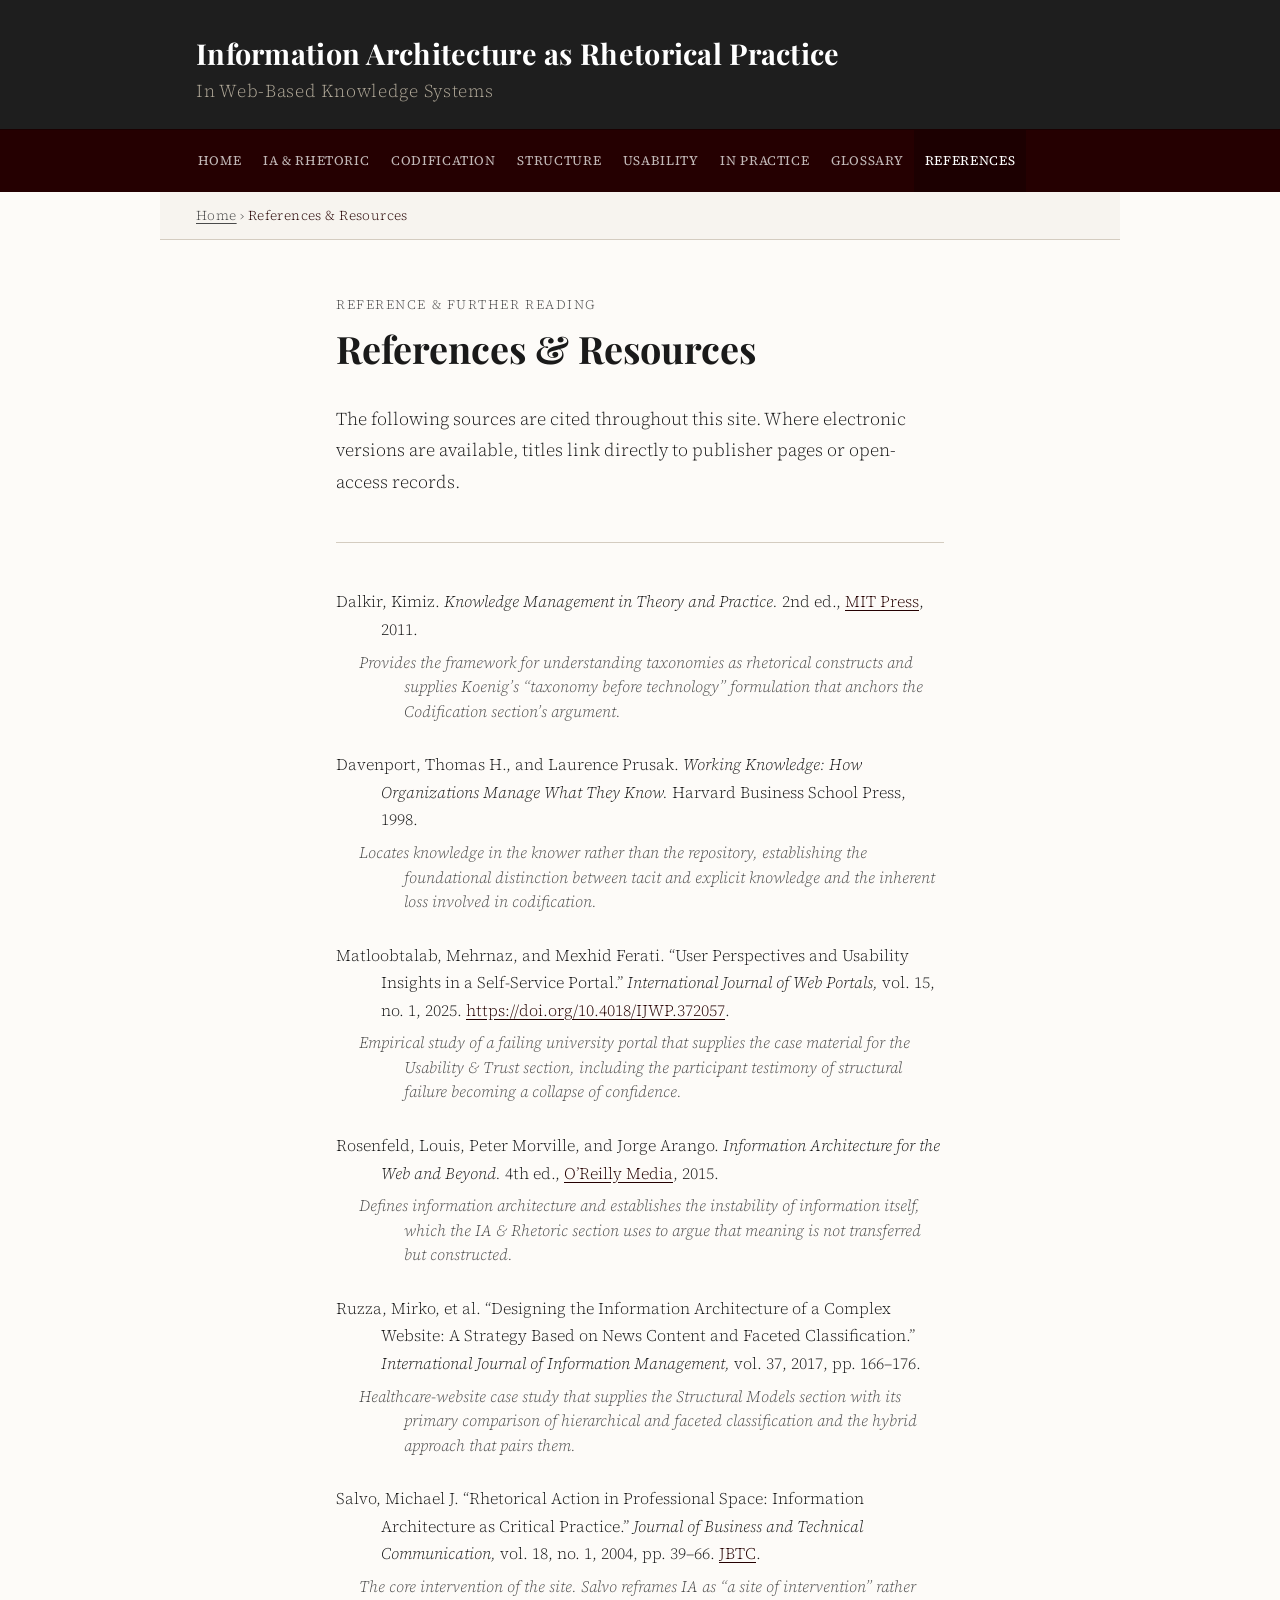
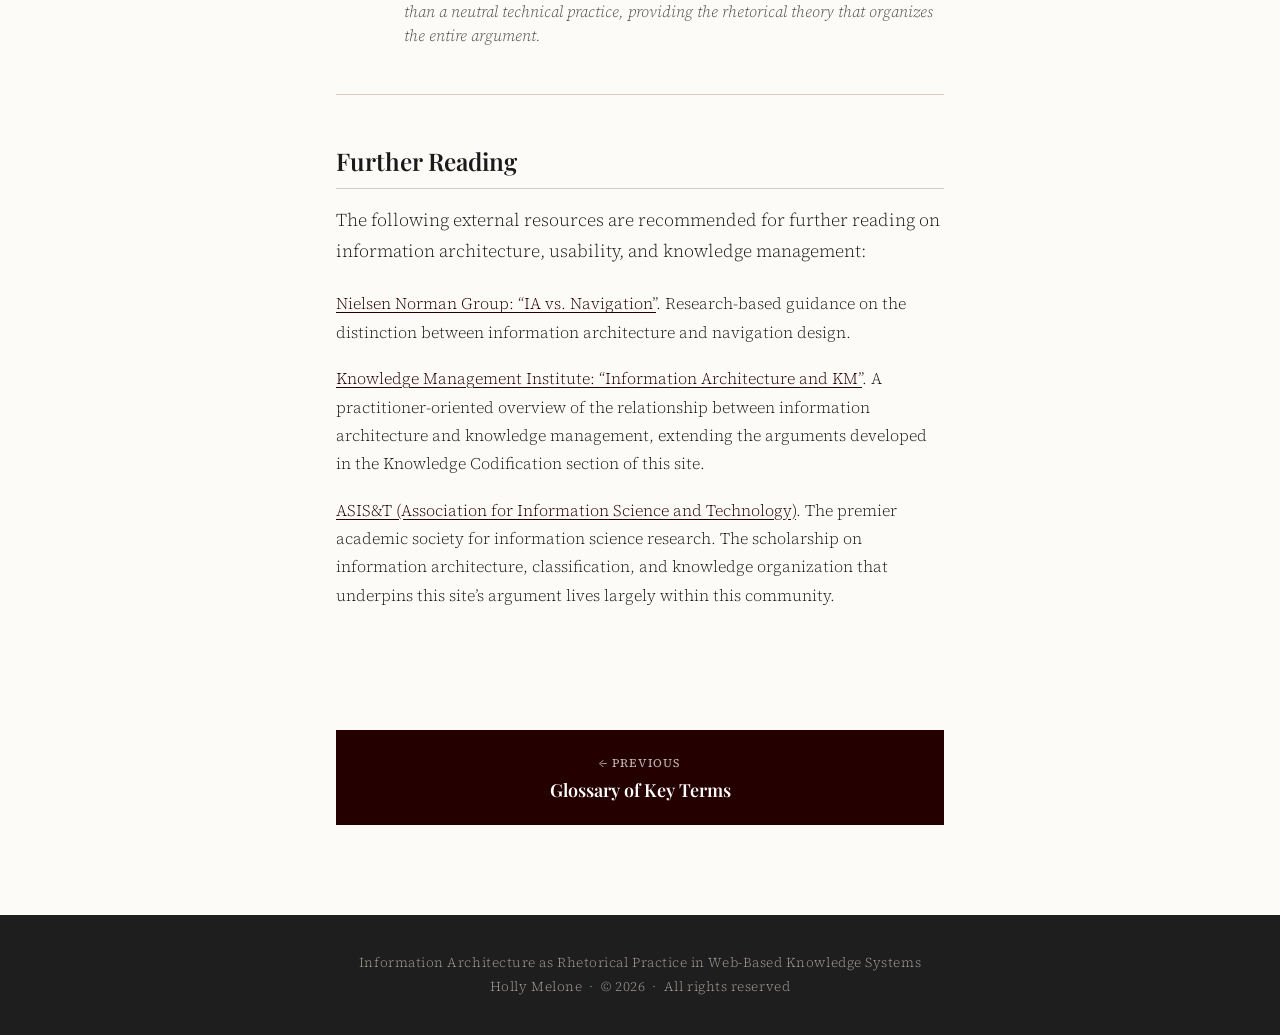
<file: works-cited.html>
<!DOCTYPE html>
<html lang="en">
<head>
  <meta charset="UTF-8">
  <meta name="viewport" content="width=device-width, initial-scale=1.0">
  <meta name="description" content="References and resources for Information Architecture as Rhetorical Practice in Web-Based Knowledge Systems.">
  <meta name="author" content="Holly Melone">
  <meta name="copyright" content="© 2026. All rights reserved.">
  <title>References &amp; Resources — Information Architecture as Rhetorical Practice</title>
  <link rel="stylesheet" href="style.css">
</head>
<body>
  <a class="skip-link" href="#main-content">Skip to main content</a>

  <header id="site-header">
    <div class="header-inner">
      <a class="site-title" href="index.html">Information Architecture as Rhetorical Practice</a>
      <p class="site-subtitle">In Web-Based Knowledge Systems</p>
    </div>
  </header>

  <nav id="main-nav" aria-label="Main navigation">
    <ul>
      <li><a href="index.html">Home</a></li>
      <li><a href="ia-and-rhetoric.html">IA &amp; Rhetoric</a></li>
      <li><a href="knowledge-codification.html">Codification</a></li>
      <li><a href="structural-models.html">Structure</a></li>
      <li><a href="usability-trust.html">Usability</a></li>
      <li><a href="ia-demo.html">In Practice</a></li>
      <li><a href="glossary.html">Glossary</a></li>
      <li><a href="works-cited.html" class="active">References</a></li>
    </ul>
  </nav>

  <nav class="breadcrumbs" aria-label="Breadcrumb">
    <a href="index.html">Home</a> &rsaquo; <span>References &amp; Resources</span>
  </nav>

  <div class="page-wrap full-width">
    <main id="main-content">
      <p class="section-label">Reference &amp; Further Reading</p>
      <h1>References &amp; Resources</h1>

      <p>The following sources are cited throughout this site. Where electronic versions are available, titles link directly to publisher pages or open-access records.</p>

      <hr class="rule">

      <div class="works-cited">

        <p class="citation">
          Dalkir, Kimiz. <em>Knowledge Management in Theory and Practice.</em> 2nd ed., <a href="https://mitpress.mit.edu/9780262015080/knowledge-management-in-theory-and-practice/" target="_blank" rel="noopener">MIT Press</a>, 2011.
          <span class="citation-note">Provides the framework for understanding taxonomies as rhetorical constructs and supplies Koenig&rsquo;s &ldquo;taxonomy before technology&rdquo; formulation that anchors the Codification section&rsquo;s argument.</span>
        </p>

        <p class="citation">
          Davenport, Thomas H., and Laurence Prusak. <em>Working Knowledge: How Organizations Manage What They Know.</em> Harvard Business School Press, 1998.
          <span class="citation-note">Locates knowledge in the knower rather than the repository, establishing the foundational distinction between tacit and explicit knowledge and the inherent loss involved in codification.</span>
        </p>

        <p class="citation">
          Matloobtalab, Mehrnaz, and Mexhid Ferati. &ldquo;User Perspectives and Usability Insights in a Self-Service Portal.&rdquo; <em>International Journal of Web Portals,</em> vol. 15, no. 1, 2025. <a href="https://doi.org/10.4018/IJWP.372057" target="_blank" rel="noopener">https://doi.org/10.4018/IJWP.372057</a>.
          <span class="citation-note">Empirical study of a failing university portal that supplies the case material for the Usability &amp; Trust section, including the participant testimony of structural failure becoming a collapse of confidence.</span>
        </p>

        <p class="citation">
          Rosenfeld, Louis, Peter Morville, and Jorge Arango. <em>Information Architecture for the Web and Beyond.</em> 4th ed., <a href="https://www.oreilly.com/library/view/information-architecture-for/9781491913529/" target="_blank" rel="noopener">O&rsquo;Reilly Media</a>, 2015.
          <span class="citation-note">Defines information architecture and establishes the instability of information itself, which the IA &amp; Rhetoric section uses to argue that meaning is not transferred but constructed.</span>
        </p>

        <p class="citation">
          Ruzza, Mirko, et al. &ldquo;Designing the Information Architecture of a Complex Website: A Strategy Based on News Content and Faceted Classification.&rdquo; <em>International Journal of Information Management,</em> vol. 37, 2017, pp. 166&ndash;176.
          <span class="citation-note">Healthcare-website case study that supplies the Structural Models section with its primary comparison of hierarchical and faceted classification and the hybrid approach that pairs them.</span>
        </p>

        <p class="citation">
          Salvo, Michael J. &ldquo;Rhetorical Action in Professional Space: Information Architecture as Critical Practice.&rdquo; <em>Journal of Business and Technical Communication,</em> vol. 18, no. 1, 2004, pp. 39&ndash;66. <a href="https://journals.sagepub.com/home/jbt" target="_blank" rel="noopener">JBTC</a>.
          <span class="citation-note">The core intervention of the site. Salvo reframes IA as &ldquo;a site of intervention&rdquo; rather than a neutral technical practice, providing the rhetorical theory that organizes the entire argument.</span>
        </p>

      </div>

      <hr class="rule">

      <h2>Further Reading</h2>

      <p>The following external resources are recommended for further reading on information architecture, usability, and knowledge management:</p>

      <ul style="list-style: none; padding: 0; margin-top: 1rem;">
        <li style="margin-bottom: 1rem; font-size: 0.9rem;">
          <a href="https://www.nngroup.com/articles/ia-vs-navigation/" target="_blank" rel="noopener">Nielsen Norman Group: &ldquo;IA vs. Navigation&rdquo;</a>. Research-based guidance on the distinction between information architecture and navigation design.
        </li>
        <li style="margin-bottom: 1rem; font-size: 0.9rem;">
          <a href="https://www.kminstitute.org/blog/information-architecture-and-km" target="_blank" rel="noopener">Knowledge Management Institute: &ldquo;Information Architecture and KM&rdquo;</a>. A practitioner-oriented overview of the relationship between information architecture and knowledge management, extending the arguments developed in the Knowledge Codification section of this site.
        </li>
        <li style="margin-bottom: 1rem; font-size: 0.9rem;">
          <a href="https://www.asist.org/" target="_blank" rel="noopener">ASIS&amp;T (Association for Information Science and Technology)</a>. The premier academic society for information science research. The scholarship on information architecture, classification, and knowledge organization that underpins this site&rsquo;s argument lives largely within this community.

        </li>
      </ul>

    </main>
  </div>


  <div class="page-pagination-wrap">
    <p class="start-cta">
      <a href="glossary.html">
        <span class="cta-direction">&larr; Previous</span>
        <span class="cta-title">Glossary of Key Terms</span>
      </a>
    </p>
  </div>

  <footer>
    <p>Information Architecture as Rhetorical Practice in Web-Based Knowledge Systems</p>
    <p>Holly Melone &nbsp;·&nbsp; © 2026 &nbsp;·&nbsp; All rights reserved</p>
  </footer>

</body>
</html>
</file>
<file: style.css>
/* ============================================================
   Information Architecture as Rhetorical Practice
   Shared Stylesheet — style.css
   ============================================================ */

@import url('https://fonts.googleapis.com/css2?family=Playfair+Display:ital,wght@0,400;0,600;0,700;1,400&family=Source+Serif+4:ital,opsz,wght@0,8..60,300;0,8..60,400;0,8..60,600;1,8..60,300;1,8..60,400&family=Source+Code+Pro:wght@400;600&display=swap');

/* ── Accessibility: skip link & focus indicators ──
   Skip link lets keyboard users bypass the nav and land in main content
   on every page. Hidden until focused, then appears at top-left.
   Custom focus rings ensure every interactive element has a visible
   focus indicator meeting WCAG 2.4.7. */

.skip-link {
  position: absolute;
  top: 0;
  left: 0;
  background: #250001;
  color: #fff;
  padding: 0.65rem 1rem;
  font-family: 'Source Serif 4', Georgia, serif;
  font-size: 0.85rem;
  letter-spacing: 0.05em;
  z-index: 1000;
  transform: translateY(-150%);
  transition: transform 0.15s;
  text-decoration: none;
}

.skip-link:focus {
  transform: translateY(0);
  color: #fff;
  outline: 2px solid #fff;
  outline-offset: -4px;
}

a:focus-visible,
button:focus-visible,
[tabindex]:focus-visible {
  outline: 2px solid #250001;
  outline-offset: 3px;
  border-radius: 1px;
}

header a:focus-visible,
nav#main-nav a:focus-visible,
footer a:focus-visible,
.article-pagination a:focus-visible,
.start-cta a:focus-visible,
.demo-btn:focus-visible {
  outline-color: #f7f4ef;
}

/* ── Variables ── */
:root {
  --ink:        #1a1a1a;
  --ink-light:  #4a4a4a;
  --rule:       #c8bfb0;
  --cream:      #f7f4ef;
  --paper:      #fdfbf8;
  --accent:     #250001;       /* rich mahogany — contrast 18.1:1, WCAG AAA */
  --accent-mid: #3d0002;       /* darker mahogany for hover */
  --nav-accent: #250001;       /* mahogany nav bar */
  --nav-bg:     #1e1e1e;
  --nav-text:   #e8e2d9;
  --nav-hover:  #e8c4c4;       /* warm light for nav hover */
  --pull-bg:    #f0ebe3;
  --border-fine:#d4ccc0;

  --font-display: 'Playfair Display', Georgia, serif;
  --font-body:    'Source Serif 4', Georgia, serif;
  --font-mono:    'Source Code Pro', monospace;

  --max-w: 960px;
  --content-w: 680px;
}

/* ── Reset ── */
*, *::before, *::after { box-sizing: border-box; margin: 0; padding: 0; }

html { font-size: 18px; scroll-behavior: smooth; }

body {
  font-family: var(--font-body);
  font-weight: 300;
  color: var(--ink);
  background-color: var(--paper);
  line-height: 1.75;
}

/* ── Links ── */
a { color: var(--accent); text-decoration: underline; text-underline-offset: 3px; }
a:hover { color: var(--accent-mid); }

/* ── Header ── */
#site-header {
  background-color: var(--nav-bg);
  padding: 0;
}

.header-inner {
  max-width: var(--max-w);
  margin: 0 auto;
  padding: 2rem 2rem 1.25rem;
  display: flex;
  flex-direction: column;
  gap: 0.25rem;
}

.site-title {
  font-family: var(--font-display);
  font-size: 1.6rem;
  font-weight: 700;
  color: #fff;
  letter-spacing: 0.01em;
  text-decoration: none;
  line-height: 1.2;
}

.site-title:hover { color: var(--nav-hover); }

.site-subtitle {
  font-family: var(--font-body);
  font-size: 1rem;
  font-weight: 300;
  color: #b0a898;
  letter-spacing: 0.04em;
}

/* ── Navigation Bar ── */
#main-nav {
  background-color: var(--nav-accent);
  border-top: 1px solid #1a0001;
}

#main-nav ul {
  max-width: var(--max-w);
  margin: 0 auto;
  list-style: none;
  display: flex;
  flex-wrap: wrap;
  padding: 0 1.5rem;
}

#main-nav ul li a {
  display: block;
  padding: 1.1rem 0.6rem;
  color: rgba(255,255,255,0.72);
  font-family: var(--font-body);
  font-size: 0.72rem;
  font-weight: 400;
  letter-spacing: 0.05em;
  text-transform: uppercase;
  text-decoration: none;
  transition: background 0.15s, color 0.15s;
}

#main-nav ul li a:hover,
#main-nav ul li a.active {
  background-color: rgba(0,0,0,0.25);
  color: #fff;
}

/* ── Breadcrumbs ── */
.breadcrumbs {
  max-width: var(--max-w);
  margin: 0 auto;
  padding: 0.65rem 2rem;
  font-size: 0.75rem;
  color: var(--ink-light);
  letter-spacing: 0.03em;
  border-bottom: 1px solid var(--border-fine);
  background: var(--cream);
}

.breadcrumbs a { color: var(--ink-light); }
.breadcrumbs span { color: var(--accent); }

/* ── Page Layout ── */
.page-wrap {
  max-width: var(--max-w);
  margin: 0 auto;
  padding: 3rem 2rem 4rem;
  display: grid;
  grid-template-columns: 1fr 260px;
  gap: 3.5rem;
  align-items: start;
}

.page-wrap.full-width {
  grid-template-columns: 1fr;
  max-width: var(--content-w);
}

/* ── Main Content ── */
main h1 {
  font-family: var(--font-display);
  font-size: 2.1rem;
  font-weight: 700;
  line-height: 1.2;
  margin-bottom: 1.75rem;
  color: var(--ink);
}

main h2 {
  font-family: var(--font-display);
  font-size: 1.35rem;
  font-weight: 600;
  margin: 2.5rem 0 0.85rem;
  color: var(--ink);
  padding-bottom: 0.3rem;
  border-bottom: 1px solid var(--border-fine);
}

main h3 {
  font-family: var(--font-display);
  font-size: 1.05rem;
  font-weight: 600;
  font-style: italic;
  margin: 1.75rem 0 0.6rem;
  color: var(--ink-light);
}

main p { margin-bottom: 1.25rem; }

main p:last-child { margin-bottom: 0; }

/* ── Article Content Lists ── */
main ul.content-list {
  list-style: none;
  margin: 0.4rem 0 1.5rem 0.25rem;
  padding: 0;
}

main ul.content-list li {
  position: relative;
  margin: 0;
  padding-left: 1.1rem;
  font-size: 0.96rem;
  line-height: 1.5;
}

main ul.content-list li + li {
  margin-top: 0.35rem;
}

main ul.content-list li::before {
  content: "";
  position: absolute;
  left: 0;
  top: 0.68em;
  width: 0.28rem;
  height: 0.28rem;
  border-radius: 50%;
  background: var(--accent);
  transform: translateY(-50%);
}

/* When a paragraph follows a .clearfix wrapper (which contains a
   floated figure), the clearfix's table-display ::after can swallow
   the previous paragraph's bottom margin, making the next paragraph
   look glued to the one above. Restore explicit top breathing room. */
main .clearfix + p { margin-top: 1.25rem; }

/* ── Intro / Lede ── */
.lede {
  font-size: 1.08rem;
  line-height: 1.8;
  color: var(--ink);
  border-left: 3px solid var(--accent);
  padding-left: 1.25rem;
  margin-bottom: 2rem;
}

/* ── Topic Cards (Home) ── */
.topic-grid {
  display: grid;
  grid-template-columns: 1fr 1fr;
  gap: 1.25rem;
  margin: 2rem 0;
}

.topic-card {
  border: 1px solid var(--border-fine);
  background: var(--cream);
  padding: 1.25rem 1.4rem;
  text-decoration: none;
  color: var(--ink);
  transition: border-color 0.15s, box-shadow 0.15s;
  display: block;
}

.topic-card:hover {
  border-color: var(--accent);
  box-shadow: 0 2px 8px rgba(139,26,26,0.1);
  color: var(--ink);
  text-decoration: none;
}

.topic-card-num {
  display: block;
  font-family: var(--font-body);
  font-size: 0.65rem;
  font-weight: 400;
  letter-spacing: 0.12em;
  text-transform: uppercase;
  color: var(--ink-light);
  margin-bottom: 0.35rem;
}

.topic-card h3 {
  font-family: var(--font-display);
  font-size: 0.95rem;
  font-weight: 600;
  font-style: normal;
  margin: 0 0 0.4rem;
  color: var(--accent);
}

.topic-card p {
  font-size: 0.82rem;
  line-height: 1.55;
  color: var(--ink-light);
  margin: 0;
}

/* Start-here call to action below the topic grid. The argument is
   designed to be read in sequence; this catches the reader who is
   ready to begin. Same visual language as the article pagination
   buttons so the whole site speaks one button vocabulary. */
.start-cta {
  margin: 1.75rem 0 2rem;
  padding: 0;
  background: transparent;
}

.start-cta a {
  display: block;
  padding: 1.25rem 1.5rem;
  background: var(--accent);
  color: #fff;
  text-decoration: none;
  text-align: center;
  transition: background 0.15s, box-shadow 0.15s;
}

.start-cta a:hover {
  background: #3d0001;
  color: #fff;
  text-decoration: none;
  box-shadow: 0 2px 10px rgba(37, 0, 1, 0.18);
}

.start-cta .cta-direction {
  display: block;
  font-family: var(--font-body);
  font-size: 0.65rem;
  font-weight: 400;
  letter-spacing: 0.1em;
  text-transform: uppercase;
  color: rgba(255, 255, 255, 0.72);
  margin-bottom: 0.3rem;
}

.start-cta .cta-title {
  display: block;
  font-family: var(--font-display);
  font-size: 1rem;
  font-weight: 600;
  color: #fff;
  line-height: 1.3;
}

/* ── Inline pagination at the bottom of each article ──
   Catches the reader at the moment they finish reading and decides
   what to do next. Two buttons — previous and next — both mahogany
   filled to match the homepage CTA. One unified button vocabulary
   across the whole site. */
.article-pagination {
  display: grid;
  grid-template-columns: 1fr 1fr;
  gap: 1rem;
  margin: 3rem 0 0;
  padding-top: 2rem;
  border-top: 1px solid var(--border-fine);
}

.article-pagination a {
  display: block;
  padding: 1.25rem 1.5rem;
  background: var(--accent);
  color: #fff;
  text-decoration: none;
  transition: background 0.15s, box-shadow 0.15s;
}

.article-pagination a:hover {
  background: #3d0001;
  color: #fff;
  text-decoration: none;
  box-shadow: 0 2px 10px rgba(37, 0, 1, 0.18);
}

.article-pagination .pagination-direction {
  display: block;
  font-family: var(--font-body);
  font-size: 0.65rem;
  font-weight: 400;
  letter-spacing: 0.1em;
  text-transform: uppercase;
  color: rgba(255, 255, 255, 0.72);
  margin-bottom: 0.3rem;
}

.article-pagination .pagination-title {
  display: block;
  font-family: var(--font-display);
  font-size: 1rem;
  font-weight: 600;
  color: #fff;
  line-height: 1.3;
}

.article-pagination .pagination-prev {
  text-align: left;
}

.article-pagination .pagination-next {
  text-align: right;
}

/* Wrapper for pagination on pages that don't use .page-wrap > main
   (IA Demo, Glossary, Works Cited). Gives the pagination buttons the
   same max-width and horizontal padding as the page content above. */
.page-pagination-wrap {
  max-width: var(--content-w);
  margin: 0 auto;
  padding: 0 2rem 3rem;
}

.page-pagination-wrap .article-pagination {
  margin-top: 0;
}

/* ── Pull Quotes ── */
.pull-quote {
  float: right;
  width: 44%;
  margin: 0.5rem 0 1.5rem 2rem;
  padding: 1.1rem 1.3rem;
  background: var(--pull-bg);
  border-left: 4px solid var(--accent);
  font-family: var(--font-display);
  font-size: 1.0rem;
  font-style: italic;
  line-height: 1.55;
  color: var(--ink);
  clear: right;
}

.pull-quote cite {
  display: block;
  font-family: var(--font-body);
  font-size: 0.72rem;
  font-style: normal;
  letter-spacing: 0.05em;
  text-transform: uppercase;
  color: var(--ink-light);
  margin-top: 0.65rem;
}

/* ── Figures & Graphics ── */
figure {
  margin: 1.5rem 0 2rem;
}

figure.float-left {
  float: left;
  width: 42%;
  margin: 0.5rem 2rem 1.25rem 0;
}

figure.float-right {
  float: right;
  width: 42%;
  margin: 0.5rem 0 1.25rem 2rem;
}

figure img {
  width: 100%;
  height: auto;
  display: block;
  border: 1px solid var(--border-fine);
}

/* Safety net: any image inside main is capped to its container's width.
   Prevents intrinsic-width images from overflowing the viewport on mobile
   when they lack width/height attributes. */
main img {
  max-width: 100%;
  height: auto;
}

/* Defensive backstop against horizontal scroll on mobile. Even with the
   min-width: 0 fix on main below, this catches any future overflow caused
   by long strings, tables, or content we have not anticipated. Scoped to
   mobile only because overflow-x: hidden can interfere with position: sticky
   on some browsers, and the desktop TOC sidebar relies on sticky. */
@media (max-width: 720px) {
  html, body {
    overflow-x: hidden;
    max-width: 100%;
  }
}

figcaption {
  font-size: 0.75rem;
  color: var(--ink-light);
  line-height: 1.5;
  margin-top: 0.45rem;
  font-style: italic;
}

.clearfix::after {
  content: "";
  display: table;
  clear: both;
}

/* ── Sidebar ── */
aside.sidebar {
  border-left: 1px solid var(--border-fine);
  padding-left: 2rem;
  position: sticky;
  top: 2rem;
}

.sidebar h4 {
  font-family: var(--font-body);
  font-size: 0.72rem;
  letter-spacing: 0.1em;
  text-transform: uppercase;
  color: var(--ink-light);
  margin-bottom: 1rem;
  padding-bottom: 0.4rem;
  border-bottom: 1px solid var(--border-fine);
}

.sidebar ul {
  list-style: none;
  margin-bottom: 1.75rem;
}

.sidebar ul li {
  font-size: 0.83rem;
  margin-bottom: 0.4rem;
}

.sidebar ul li a {
  color: var(--ink-light);
  text-decoration: none;
}

.sidebar ul li a:hover { color: var(--accent); text-decoration: underline; }

/* ── On This Page (TOC block) ──
   Promoted to primary navigation: stronger heading, accent rule on the
   left, larger link text, and an active state driven by the scroll-spy
   script that reports which section is currently in view.
*/
.toc {
  border-left: 3px solid var(--accent);
  padding: 0.25rem 0 0.25rem 1.1rem;
  margin-bottom: 2rem;
  margin-left: -0.25rem;
}

.toc-heading {
  font-family: var(--font-display);
  font-size: 0.95rem;
  font-weight: 600;
  font-style: normal;
  letter-spacing: 0;
  text-transform: none;
  color: var(--accent);
  margin: 0 0 0.7rem;
  padding: 0;
  border: none;
}

.toc ul {
  list-style: none;
  margin: 0;
  padding: 0;
}

.toc li {
  font-size: 0.85rem;
  line-height: 1.45;
  margin: 0;
}

.toc a {
  display: block;
  padding: 0.32rem 0.75rem;
  margin-left: -0.75rem;
  color: var(--ink-light);
  text-decoration: none;
  border-left: 2px solid transparent;
  transition: color 0.15s, background 0.15s, border-color 0.15s;
}

.toc a:hover {
  color: var(--accent);
  text-decoration: none;
  background: rgba(37, 0, 1, 0.04);
}

.toc a.is-active {
  color: var(--accent);
  background: rgba(37, 0, 1, 0.06);
  border-left-color: var(--accent);
  font-weight: 400;
}

/* Demote the secondary sidebar sections so the visual hierarchy makes
   it clear: "On this page" is the active navigation tool; "Key Terms"
   below it is reference content. Sequential navigation lives at the
   bottom of each article in the pagination buttons, not in the sidebar. */
.sidebar-section {
  margin-top: 1.75rem;
}

.sidebar-section h4 {
  font-size: 0.66rem;
  color: var(--ink-light);
  opacity: 0.85;
}

.key-term-ref {
  font-size: 0.82rem;
  padding-bottom: 0.65rem;
  margin-bottom: 0.65rem;
  border-bottom: 1px solid var(--border-fine);
}

.key-term-ref:last-child {
  border-bottom: none;
  margin-bottom: 0;
  padding-bottom: 0;
}

.key-term-ref strong {
  display: block;
  font-family: var(--font-body);
  font-size: 0.72rem;
  letter-spacing: 0.05em;
  text-transform: uppercase;
  color: var(--ink);
  margin-bottom: 0.2rem;
}

/* When a user clicks an anchor link in the TOC, the target heading
   should land with breathing room rather than flush against the top
   of the viewport. */
main h2[id] {
  scroll-margin-top: 2rem;
}

/* ── Glossary ── */
.glossary-entry {
  margin-bottom: 2rem;
  padding-bottom: 1.75rem;
  border-bottom: 1px solid var(--border-fine);
}

.glossary-entry:last-child { border-bottom: none; }

.glossary-entry dt {
  font-family: var(--font-display);
  font-size: 1.1rem;
  font-weight: 600;
  color: var(--accent);
  margin-bottom: 0.4rem;
}

.glossary-entry dd {
  font-size: 0.92rem;
  line-height: 1.7;
  color: var(--ink);
  margin-left: 0;
}

/* ── Works Cited ── */
.works-cited ol {
  list-style: none;
  counter-reset: none;
  padding: 0;
}

.citation {
  padding-left: 2.5rem;
  text-indent: -2.5rem;
  margin-bottom: 1.5rem;
  font-size: 0.9rem;
  line-height: 1.7;
}

/* ── Footer ── */
footer {
  background-color: var(--nav-bg);
  color: #a8a098;
  font-size: 0.75rem;
  padding: 2rem;
  text-align: center;
  letter-spacing: 0.04em;
  line-height: 1.8;
}

footer a { color: #c8c0b8; }

/* ── Utilities ── */
.section-label {
  font-size: 0.72rem;
  letter-spacing: 0.12em;
  text-transform: uppercase;
  color: var(--ink-light);
  margin-bottom: 0.5rem;
}

hr.rule {
  border: none;
  border-top: 1px solid var(--border-fine);
  margin: 2.5rem 0;
}

/* ── Responsive ── */
@media (max-width: 720px) {
  .page-wrap {
    grid-template-columns: 1fr;
    padding: 2rem 1.25rem 3rem;
  }

  /* Critical: main is a grid item, and grid items default to min-width: auto,
     meaning they expand to fit their content's minimum width. The sticky mobile
     TOC inside main has white-space:nowrap on the current-section label, which
     would otherwise force main to grow as wide as the longest section name,
     pushing the whole page horizontally as the user scrolls between sections.
     min-width: 0 lets main shrink and lets text-overflow:ellipsis take effect. */
  .page-wrap > main {
    min-width: 0;
  }

  aside.sidebar {
    border-left: none;
    border-top: 1px solid var(--border-fine);
    padding-left: 0;
    padding-top: 2rem;
    position: static;
  }

  /* On mobile the sidebar lives below the article. The TOC's accent
     rule and scroll-spy active state are less meaningful here since
     the user has already read past the headings — but the structure
     still serves as a recap of the argument. */
  .toc {
    margin-left: 0;
    padding-left: 1rem;
  }

  /* Stack pagination cards on mobile so they don't crowd each other */
  .article-pagination {
    grid-template-columns: 1fr;
  }

  .article-pagination .pagination-prev,
  .article-pagination .pagination-next {
    text-align: left;
  }

  /* Topic grid stacks single column on mobile */
  .topic-grid { grid-template-columns: 1fr; }

  .start-cta {
    padding: 0.85rem 1rem;
  }

  .pull-quote {
    float: none;
    width: 100%;
    margin: 1.5rem 0;
  }

  figure.float-left,
  figure.float-right {
    float: none;
    width: 100%;
    margin: 1.5rem 0;
  }

  main h1 { font-size: 1.7rem; }
  #main-nav ul { padding: 0 0.75rem; }
}

/* ============================================================
   MOBILE STICKY TOC — appears below masthead at ≤720px.
   Injected by scroll-spy.js when a .toc exists on the page.
   Collapsed: a thin bar showing "On this page · [current section] ▾"
   Expanded:  a full panel listing every section, current highlighted.
   Desktop: never appears (display: none above the breakpoint).
   ============================================================ */
.toc-mobile { display: none; }

@media (max-width: 720px) {
  /* Hide the desktop TOC entirely on mobile; the sticky version replaces it. */
  .sidebar > .toc { display: none; }

  .toc-mobile {
    display: block;
    position: sticky;
    top: 0;
    z-index: 80;
    width: 100%;
    min-width: 0;
    background: var(--paper);
    border-bottom: 1px solid var(--border-fine);
    /* Small shadow so it lifts off content as user scrolls under it */
    box-shadow: 0 1px 0 rgba(37, 0, 1, 0.04), 0 4px 12px rgba(37, 0, 1, 0.04);
  }

  /* The always-visible "trigger" bar */
  .toc-mobile-trigger {
    display: flex;
    align-items: center;
    gap: 0.6rem;
    width: 100%;
    min-width: 0;
    padding: 0.75rem 1rem;
    background: transparent;
    border: 0;
    text-align: left;
    font-family: 'Source Serif 4', Georgia, serif;
    font-size: 0.9rem;
    line-height: 1.3;
    color: var(--ink);
    cursor: pointer;
  }
  .toc-mobile-trigger .toc-m-label {
    font-family: 'Playfair Display', Georgia, serif;
    font-size: 0.78rem;
    font-weight: 600;
    text-transform: uppercase;
    letter-spacing: 0.08em;
    color: var(--accent);
    flex-shrink: 0;
  }
  .toc-mobile-trigger .toc-m-divider {
    color: var(--border-fine);
    flex-shrink: 0;
  }
  .toc-mobile-trigger .toc-m-current {
    flex: 1;
    color: var(--ink);
    font-weight: 600;
    /* Truncate if too long */
    overflow: hidden;
    text-overflow: ellipsis;
    white-space: nowrap;
  }
  .toc-mobile-trigger .toc-m-chevron {
    flex-shrink: 0;
    color: var(--accent);
    font-size: 0.7rem;
    transition: transform 0.2s ease;
  }
  .toc-mobile[aria-expanded="true"] .toc-m-chevron {
    transform: rotate(180deg);
  }

  /* The expanded panel — slides down below the trigger */
  .toc-mobile-panel {
    display: none;
    padding: 0.25rem 1rem 1rem;
    border-top: 1px solid var(--border-fine);
    background: var(--paper);
    max-height: 60vh;
    overflow-y: auto;
  }
  .toc-mobile[aria-expanded="true"] .toc-mobile-panel {
    display: block;
  }
  .toc-mobile-panel ul {
    list-style: none;
    padding: 0;
    margin: 0.5rem 0 0;
  }
  .toc-mobile-panel li {
    margin: 0;
  }
  .toc-mobile-panel a {
    display: block;
    padding: 0.55rem 0.4rem 0.55rem 0.7rem;
    font-family: 'Source Serif 4', Georgia, serif;
    font-size: 0.95rem;
    line-height: 1.35;
    color: var(--ink);
    text-decoration: none;
    border-left: 3px solid transparent;
    transition: background 0.15s, border-color 0.15s, color 0.15s;
  }
  .toc-mobile-panel a:hover,
  .toc-mobile-panel a:focus-visible {
    background: rgba(37, 0, 1, 0.04);
    color: var(--accent);
  }
  /* The currently-read section, highlighted */
  .toc-mobile-panel a.is-active {
    border-left-color: var(--accent);
    color: var(--accent);
    font-weight: 600;
    background: rgba(37, 0, 1, 0.03);
  }
}

@media (prefers-reduced-motion: reduce) {
  .toc-mobile-trigger .toc-m-chevron { transition: none; }
}

/* ============================================================
   HOMEPAGE: lead pull-quote + argument map
   ============================================================ */

/* The homepage's opening flourish. The line that distills the
   site's thesis into one sentence. Centered display italic, no
   rule, so it doesn't double up on the .lede paragraph below
   (which already carries the accent rule). Reads as the page's
   first "moment" rather than a callout box. */
.lede-pull {
  font-family: 'Playfair Display', Georgia, serif;
  font-size: 1.7rem;
  font-style: italic;
  font-weight: 400;
  line-height: 1.32;
  letter-spacing: -0.005em;
  color: var(--accent);
  max-width: 36ch;
  margin: 1.5rem 0 2.75rem;
}

/* The four-part argument map, presented side-by-side with an
   intro on the left and the cards on the right. Two columns at
   desktop width, single column on mobile. */
.argument-section {
  display: grid;
  grid-template-columns: minmax(0, 1fr) minmax(0, 1.45fr);
  gap: 2.5rem;
  align-items: start;
  margin: 2.25rem 0 2.5rem;
}
.argument-section .argument-intro {
  position: sticky;
  top: 1.5rem;
}
.argument-section .argument-intro h2 {
  font-family: 'Playfair Display', Georgia, serif;
  font-size: 1.65rem;
  font-weight: 600;
  font-style: normal;
  line-height: 1.15;
  margin: 0 0 0.75rem;
  color: var(--ink);
}
.argument-section .argument-intro p {
  font-size: 1rem;
  line-height: 1.65;
  color: var(--ink);
  margin: 0;
}

.argument-map {
  list-style: none;
  padding: 0;
  margin: 0;
  counter-reset: argpt;
  display: grid;
  gap: 0.6rem;
}
.argument-map li {
  counter-increment: argpt;
  position: relative;
  padding: 1rem 1.15rem 1rem 4rem;
  background: var(--paper);
  border: 1px solid var(--border-fine);
  border-left: 3px solid var(--accent);
  font-size: 0.94rem;
  line-height: 1.55;
  color: var(--ink);
}
.argument-map li::before {
  content: counter(argpt, decimal-leading-zero);
  position: absolute;
  left: 1.15rem;
  top: 0.95rem;
  font-family: 'Playfair Display', Georgia, serif;
  font-size: 1.55rem;
  font-weight: 600;
  font-style: italic;
  color: var(--accent);
  line-height: 1;
  letter-spacing: -0.02em;
}
.argument-map li strong {
  display: block;
  color: var(--ink);
  font-family: 'Source Serif 4', Georgia, serif;
  font-weight: 600;
  font-size: 1rem;
  margin-bottom: 0.25rem;
}

@media (max-width: 880px) {
  .argument-section {
    grid-template-columns: 1fr;
    gap: 1.5rem;
  }
  .argument-section .argument-intro {
    position: static;
  }
}

@media (max-width: 720px) {
  .lede-pull {
    font-size: 1.35rem;
    margin: 1.25rem auto 2rem;
  }
  .argument-map li {
    padding: 0.95rem 1rem 0.95rem 3.5rem;
    font-size: 0.92rem;
  }
  .argument-map li::before {
    left: 1rem;
    top: 0.85rem;
    font-size: 1.4rem;
  }
  .argument-map li strong {
    font-size: 0.98rem;
  }
}

/* ============================================================
   DEMO PAGE: "Relates to" connector notes
   Small text inside each demo card that ties the demo back to
   the section of the paper it demonstrates.
   ============================================================ */
.demo-relates {
  margin-top: 1rem;
  padding-top: 0.65rem;
  border-top: 1px solid var(--border-fine);
  font-size: 0.85rem;
  color: var(--ink);
  line-height: 1.45;
}
.demo-relates strong {
  color: var(--accent);
  font-weight: 600;
}

/* ============================================================
   GLOSSARY: "Why this matters" notes
   Per-term one-sentence note tying the concept to the
   site's argument.
   ============================================================ */
.why-matters {
  margin-top: 0.85rem;
  padding-top: 0.7rem;
  border-top: 1px solid var(--border-fine);
  font-size: 0.92rem;
  line-height: 1.55;
  color: var(--ink);
}
.why-matters strong {
  color: var(--accent);
  font-weight: 600;
}

/* ============================================================
   REFERENCES: per-source notes
   One-sentence description of what each source contributes
   and where it appears in the site's argument.
   ============================================================ */
.citation-note {
  display: block;
  margin-top: 0.4rem;
  margin-left: 1.25rem;
  font-size: 0.88rem;
  line-height: 1.55;
  color: var(--ink-light);
  font-style: italic;
}

/* Topic-card summary subhead - sits between the H3 and the body
   description, presented as italic Playfair in accent color so it
   reads as a tagline rather than running into the body prose. */
.topic-card-summary {
  font-family: 'Playfair Display', Georgia, serif;
  font-size: 1rem;
  font-style: italic;
  font-weight: 500;
  color: var(--accent);
  margin: 0 0 0.5rem;
  line-height: 1.3;
}
.topic-card-summary + p {
  margin-top: 0;
}
</file>
